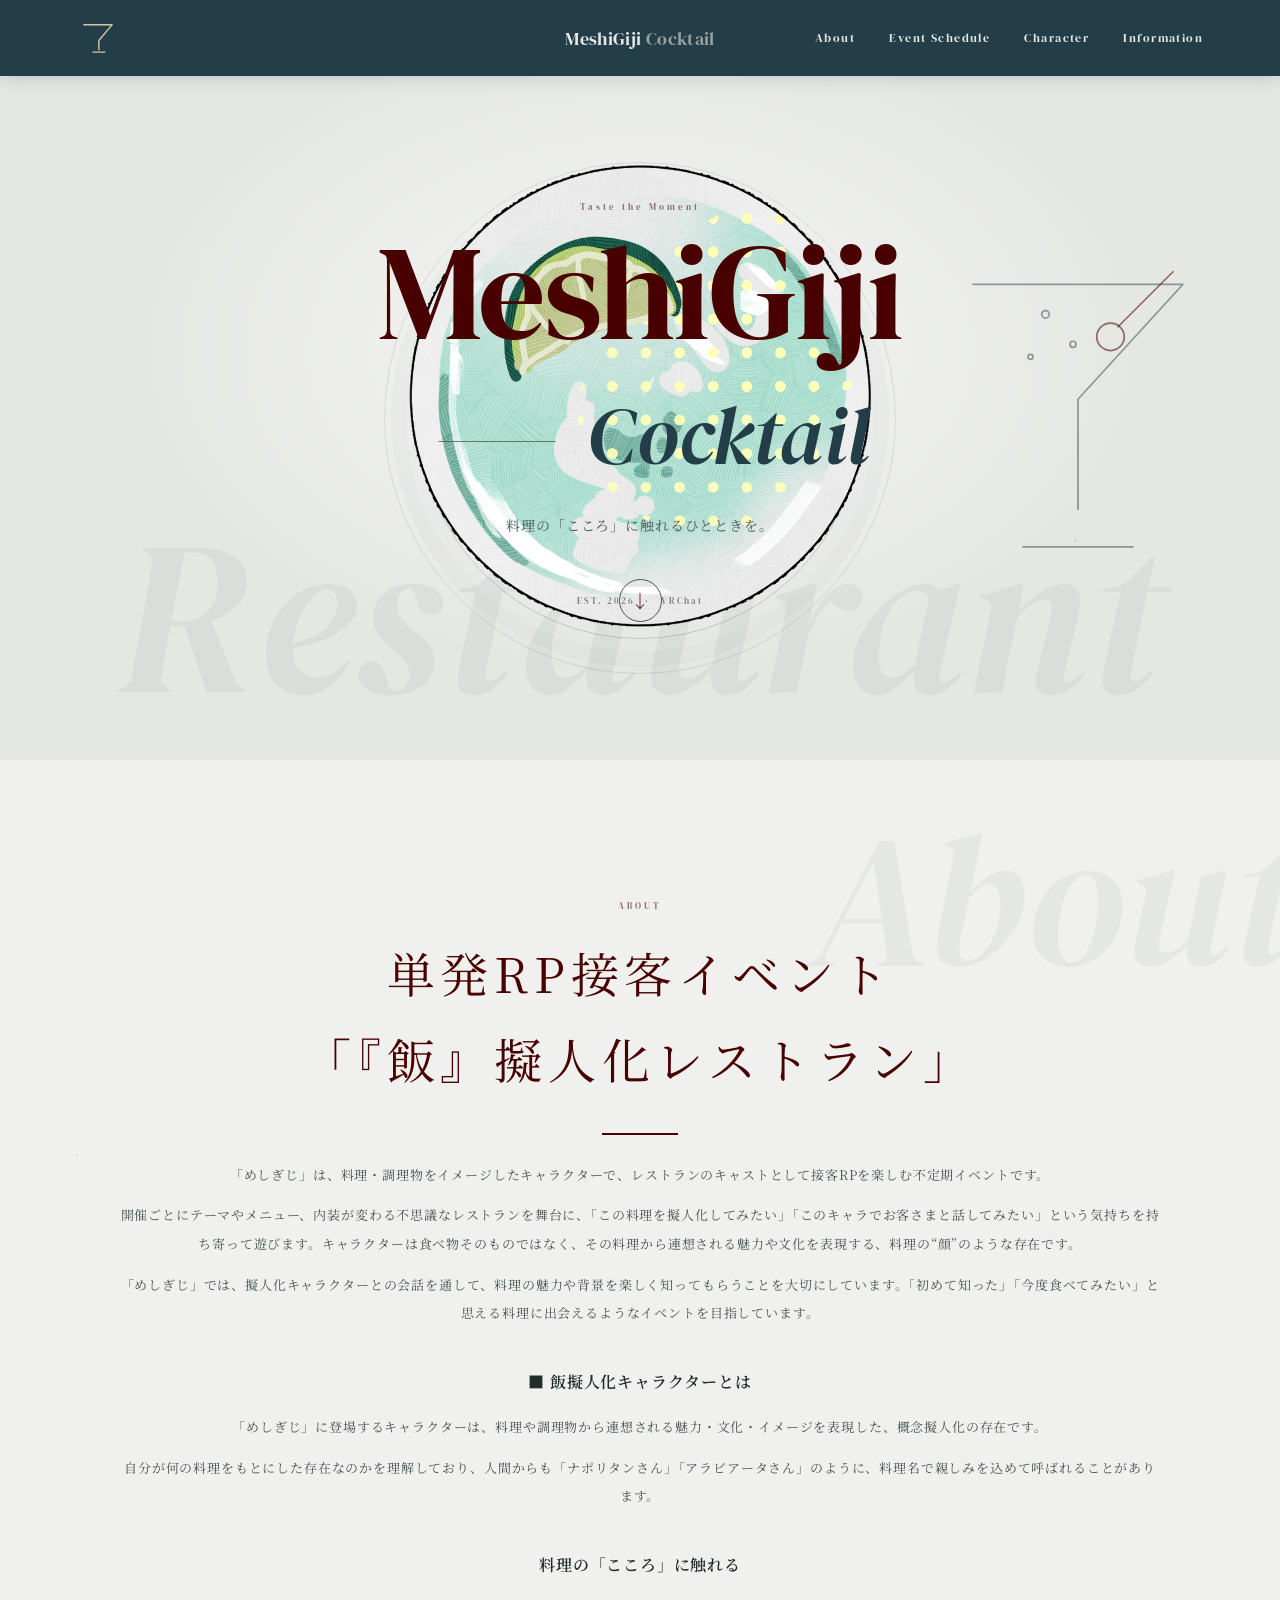
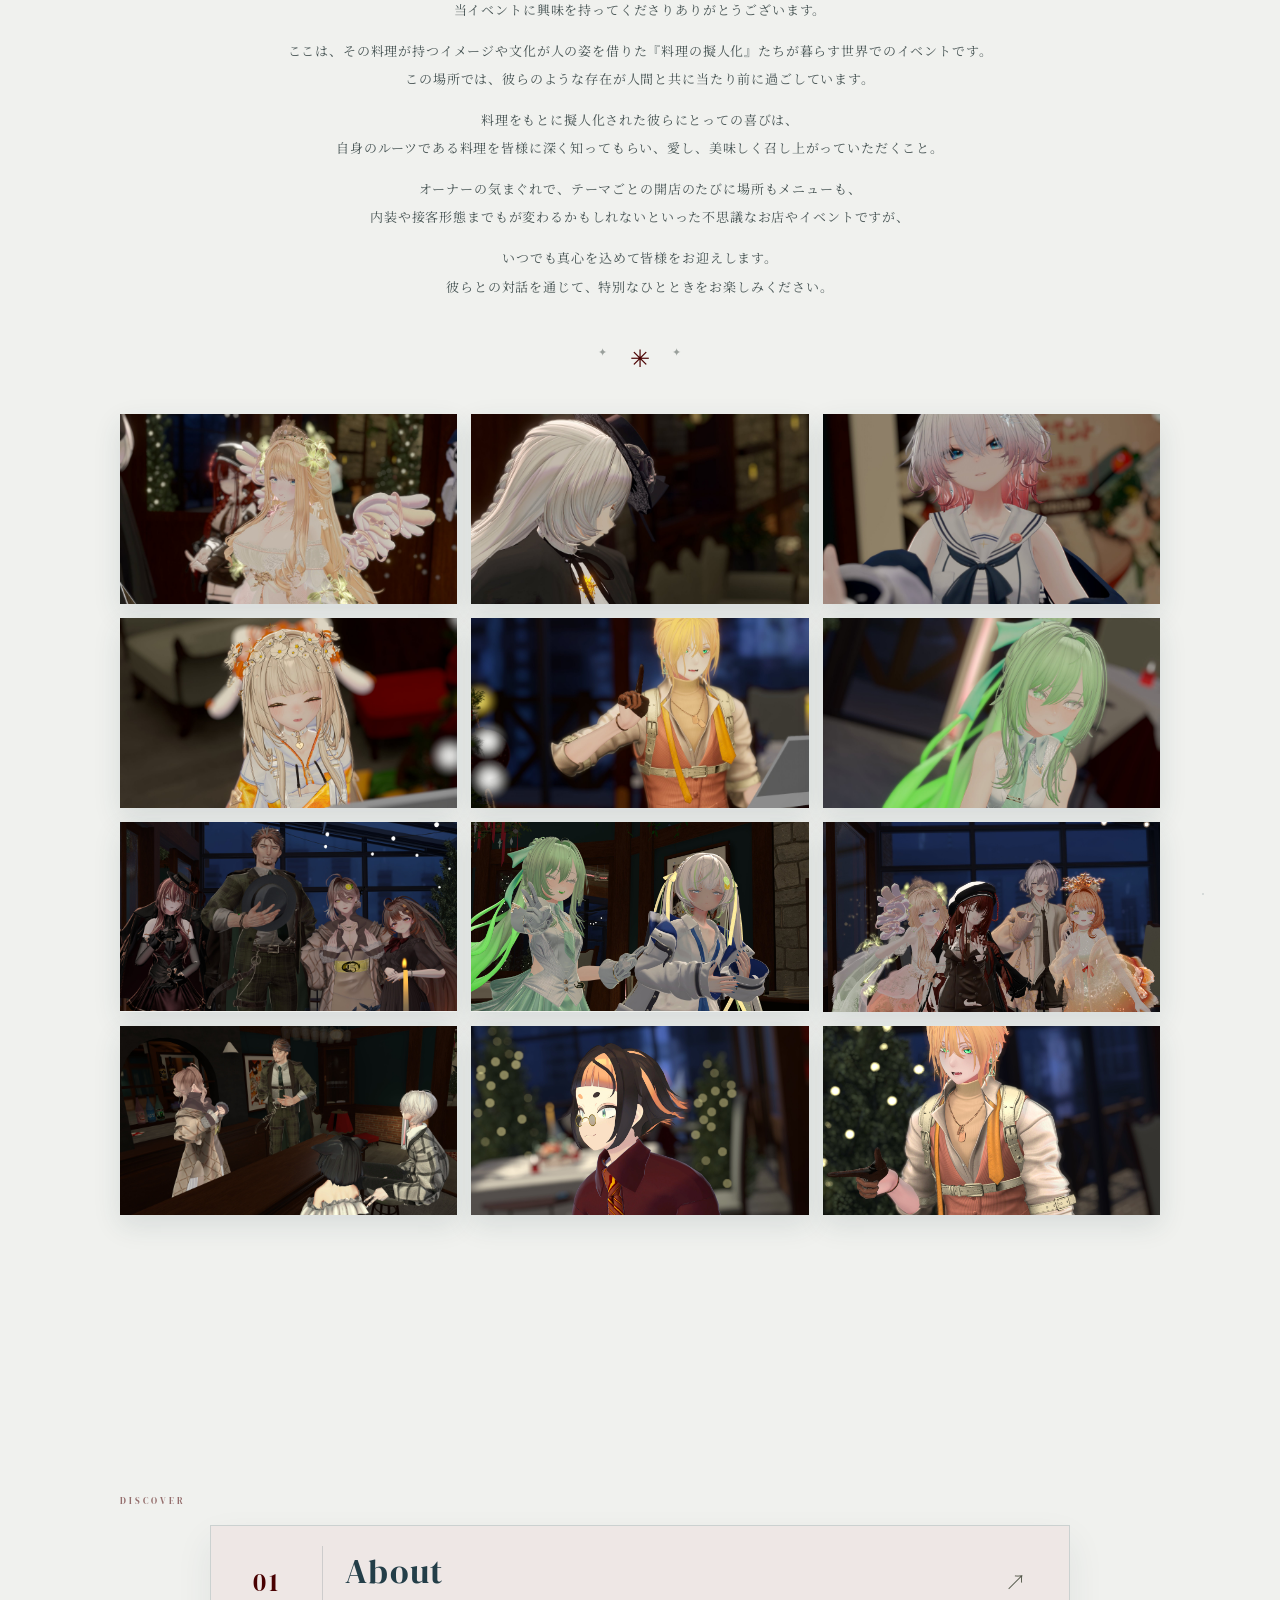
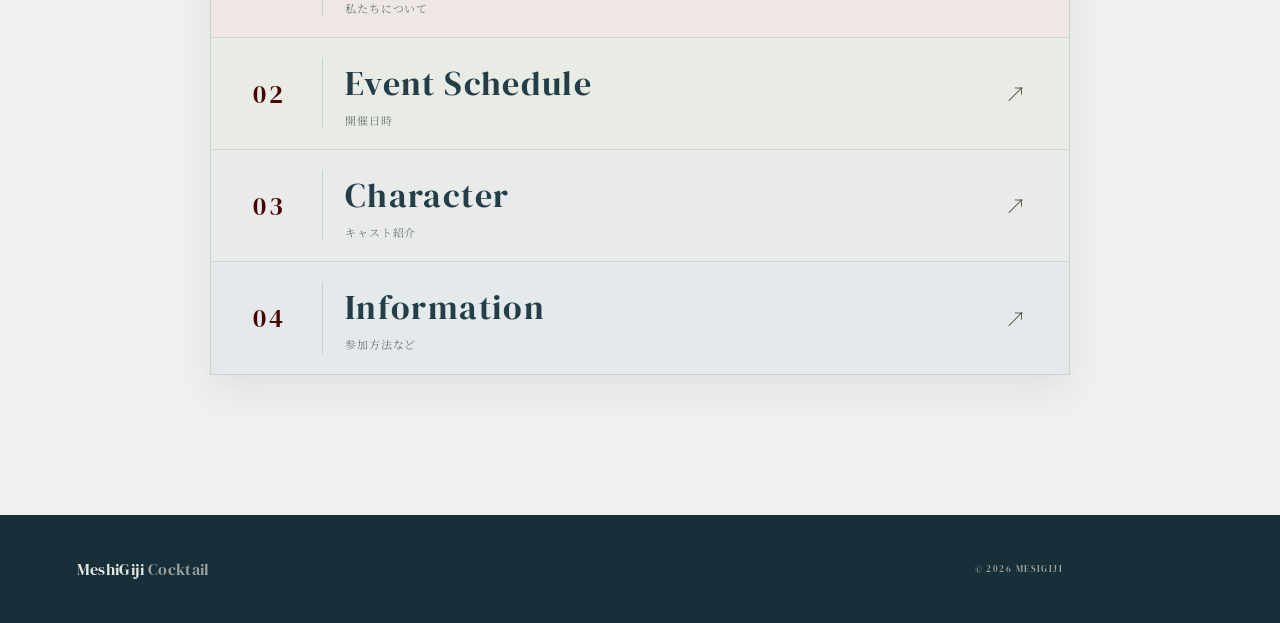
<file: index.html>
<!doctype html>
<html lang="ja">
<head>
  <meta charset="utf-8">
  <meta name="viewport" content="width=device-width, initial-scale=1">
  <meta name="theme-color" content="#233e48">
  <meta name="description" content="料理の「こころ」に触れるひとときを。単発RP接客イベント『飯』擬人化レストラン">
  <title>MeshiGiji Cocktail</title>
  <link rel="preconnect" href="https://fonts.googleapis.com">
  <link rel="preconnect" href="https://fonts.gstatic.com" crossorigin>
  <link href="https://fonts.googleapis.com/css2?family=DM+Serif+Display:ital@0;1&family=Noto+Serif+JP:wght@400;500;600&display=swap" rel="stylesheet">
  <link rel="stylesheet" href="style.css?v=20261111-5">
</head>
<body>
  <header class="site-header">
    <a class="brand" href="#top" aria-label="MeshiGiji Cocktail ホーム">
      <svg class="brand-mark" viewBox="0 0 48 48" aria-hidden="true" focusable="false">
        <path d="M7 8h34L25 27v11m-7 3h14" />
      </svg>
    </a>
    <a class="wordmark" href="#top">MeshiGiji <i>Cocktail</i></a>
    <button class="menu-toggle" type="button" aria-label="メニューを開く" aria-expanded="false" aria-controls="site-nav"><span></span><span></span></button>
    <nav class="site-nav" id="site-nav" aria-label="メインメニュー">
      <a href="index.html#about">About</a><a href="schedule.html">Event Schedule</a><a href="character.html">Character</a><a href="information.html">Information</a>
    </nav>
  </header>
  <main id="top">
    <section class="hero" aria-labelledby="hero-title">
      <div class="hero-watermark" aria-hidden="true">Restaurant</div>
      <img class="hero-circle" src="assets/hero-circle.png" alt="" aria-hidden="true" width="1000" height="1000">
      <svg class="hero-glass" viewBox="0 0 200 250" aria-hidden="true" focusable="false" fill="none" stroke="rgba(35,62,72,.48)" stroke-width="1.4" stroke-linecap="round" stroke-linejoin="round">
        <path d="M16 28h168l-84 92v88m-44 30h88" />
        <path class="glass-accent" d="M132 62l44-44" stroke="rgba(73,0,1,.55)" />
        <circle class="glass-accent" cx="126" cy="70" r="11" stroke="rgba(73,0,1,.55)" />
        <circle cx="74" cy="52" r="3" />
        <circle cx="96" cy="76" r="2.4" />
        <circle cx="62" cy="86" r="2" />
      </svg>
      <p class="eyebrow">Taste the Moment</p>
      <h1 id="hero-title" class="logotype"><span class="logo-main">MeshiGiji</span><span class="logo-sub">Cocktail</span></h1>
      <p class="hero-copy">料理の「こころ」に触れるひとときを。</p>
      <a class="round-link" href="#about" aria-label="About へ移動">↓</a>
      <span class="hero-note">EST. 2026　·　VRChat</span>
    </section>
    <section class="intro section" id="about">
      <p class="eyebrow">ABOUT</p>
      <h2>単発RP接客イベント<br>「『飯』擬人化レストラン」</h2>
      <div class="section-copy about-copy">
        <p>「めしぎじ」は、料理・調理物をイメージしたキャラクターで、レストランのキャストとして接客RPを楽しむ不定期イベントです。</p>
        <p>開催ごとにテーマやメニュー、内装が変わる不思議なレストランを舞台に、「この料理を擬人化してみたい」「このキャラでお客さまと話してみたい」という気持ちを持ち寄って遊びます。キャラクターは食べ物そのものではなく、その料理から連想される魅力や文化を表現する、料理の“顔”のような存在です。</p>
        <p>「めしぎじ」では、擬人化キャラクターとの会話を通して、料理の魅力や背景を楽しく知ってもらうことを大切にしています。「初めて知った」「今度食べてみたい」と思える料理に出会えるようなイベントを目指しています。</p>
        <h3 class="about-subtitle">■ 飯擬人化キャラクターとは</h3>
        <p>「めしぎじ」に登場するキャラクターは、料理や調理物から連想される魅力・文化・イメージを表現した、概念擬人化の存在です。</p>
        <p>自分が何の料理をもとにした存在なのかを理解しており、人間からも「ナポリタンさん」「アラビアータさん」のように、料理名で親しみを込めて呼ばれることがあります。</p>
        <h3 class="about-subtitle">料理の「こころ」に触れる</h3>
        <p>当イベントに興味を持ってくださりありがとうございます。</p>
        <p>ここは、その料理が持つイメージや文化が人の姿を借りた『料理の擬人化』たちが暮らす世界でのイベントです。<br class="desktop-break">この場所では、彼らのような存在が人間と共に当たり前に過ごしています。</p>
        <p>料理をもとに擬人化された彼らにとっての喜びは、<br class="desktop-break">自身のルーツである料理を皆様に深く知ってもらい、愛し、美味しく召し上がっていただくこと。</p>
        <p>オーナーの気まぐれで、テーマごとの開店のたびに場所もメニューも、<br class="desktop-break">内装や接客形態までもが変わるかもしれないといった不思議なお店やイベントですが、</p>
        <p>いつでも真心を込めて皆様をお迎えします。<br class="desktop-break">彼らとの対話を通じて、特別なひとときをお楽しみください。</p>
      </div>
      <span class="ornament" aria-hidden="true">✳</span>
      <div class="practice-gallery">
        <a class="profile-photo-link" href="assets/practice-01.jpg"><img src="assets/practice-01.jpg" alt="練習会の様子 1" loading="lazy"></a>
        <a class="profile-photo-link" href="assets/practice-02.jpg"><img src="assets/practice-02.jpg" alt="練習会の様子 2" loading="lazy"></a>
        <a class="profile-photo-link" href="assets/practice-03.jpg"><img src="assets/practice-03.jpg" alt="練習会の様子 3" loading="lazy"></a>
        <a class="profile-photo-link" href="assets/practice-04.jpg"><img src="assets/practice-04.jpg" alt="練習会の様子 4" loading="lazy"></a>
        <a class="profile-photo-link" href="assets/practice-05.jpg"><img src="assets/practice-05.jpg" alt="練習会の様子 5" loading="lazy"></a>
        <a class="profile-photo-link" href="assets/practice-06.jpg"><img src="assets/practice-06.jpg" alt="練習会の様子 6" loading="lazy"></a>
        <a class="profile-photo-link" href="assets/practice-07.jpg"><img src="assets/practice-07.jpg" alt="練習会の様子 7" loading="lazy"></a>
        <a class="profile-photo-link" href="assets/practice-08.jpg"><img src="assets/practice-08.jpg" alt="練習会の様子 8" loading="lazy"></a>
        <a class="profile-photo-link" href="assets/practice-09.jpg"><img src="assets/practice-09.jpg" alt="練習会の様子 9" loading="lazy"></a>
        <a class="profile-photo-link" href="assets/practice-10.jpg"><img src="assets/practice-10.jpg" alt="練習会の様子 10" loading="lazy"></a>
        <a class="profile-photo-link" href="assets/practice-11.jpg"><img src="assets/practice-11.jpg" alt="練習会の様子 11" loading="lazy"></a>
        <a class="profile-photo-link" href="assets/practice-12.jpg"><img src="assets/practice-12.jpg" alt="練習会の様子 12" loading="lazy"></a>
      </div>
    </section>
    <section class="page-links section" aria-label="サイト案内">
      <p class="eyebrow">DISCOVER</p>
      <div class="layer-stack">
        <a class="layer-link layer-about" href="index.html#about"><span class="layer-index">01</span><span class="layer-copy"><span class="layer-title">About</span><span class="layer-description">私たちについて</span></span><span class="layer-arrow" aria-hidden="true">↗</span></a>
        <a class="layer-link layer-schedule" href="schedule.html"><span class="layer-index">02</span><span class="layer-copy"><span class="layer-title">Event Schedule</span><span class="layer-description">開催日時</span></span><span class="layer-arrow" aria-hidden="true">↗</span></a>
        <a class="layer-link layer-character" href="character.html"><span class="layer-index">03</span><span class="layer-copy"><span class="layer-title">Character</span><span class="layer-description">キャスト紹介</span></span><span class="layer-arrow" aria-hidden="true">↗</span></a>
        <a class="layer-link layer-information" href="information.html"><span class="layer-index">04</span><span class="layer-copy"><span class="layer-title">Information</span><span class="layer-description">参加方法など</span></span><span class="layer-arrow" aria-hidden="true">↗</span></a>
      </div>
    </section>
  </main>
  <footer class="site-footer"><a class="footer-brand" href="index.html">MeshiGiji <i>Cocktail</i></a><span>© 2026 MESIGIJI</span></footer>
  <dialog class="photo-lightbox" id="photo-lightbox" aria-label="画像拡大表示"><button class="lightbox-close" type="button" aria-label="閉じる">×</button><span class="lightbox-hint">ホイールで拡大 ・ ドラッグで移動</span><img src="assets/practice-01.jpg" alt="拡大画像"></dialog>
  <script src="script.js"></script>
</body>
</html>
</file>
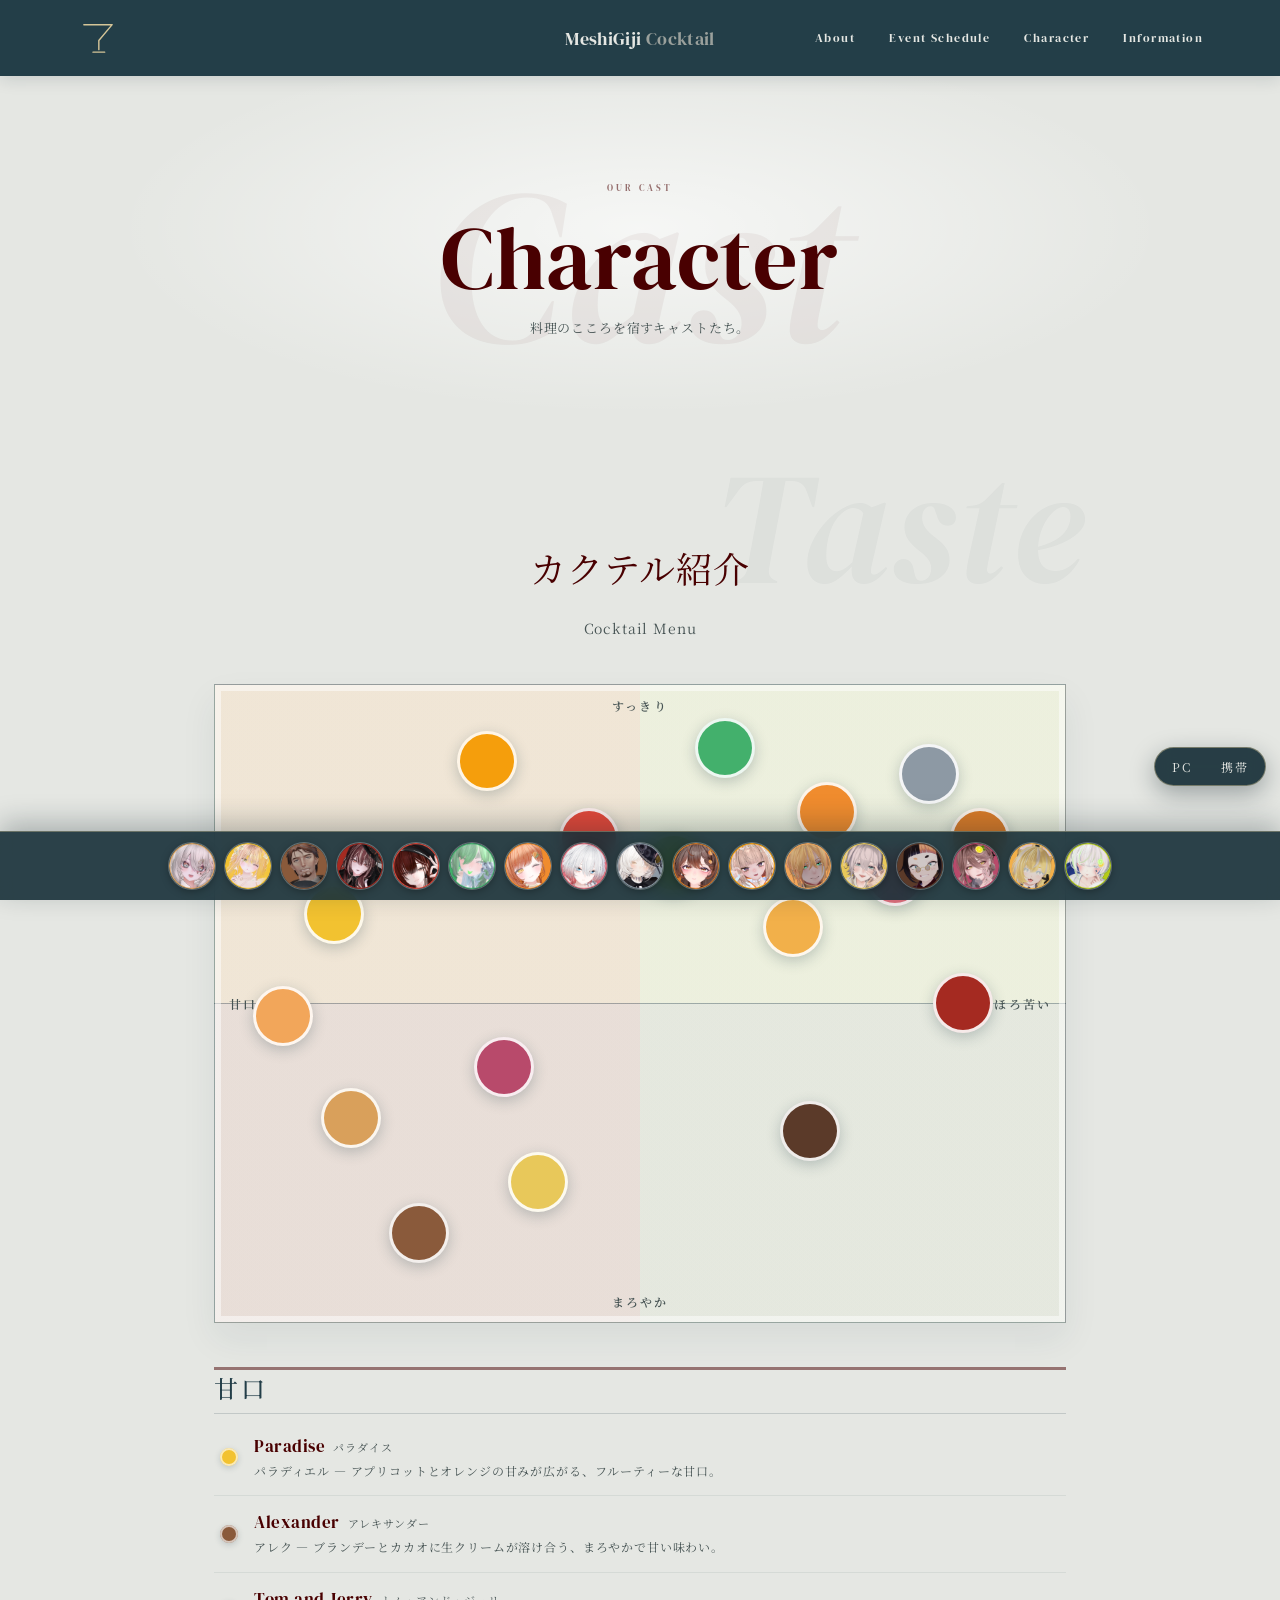
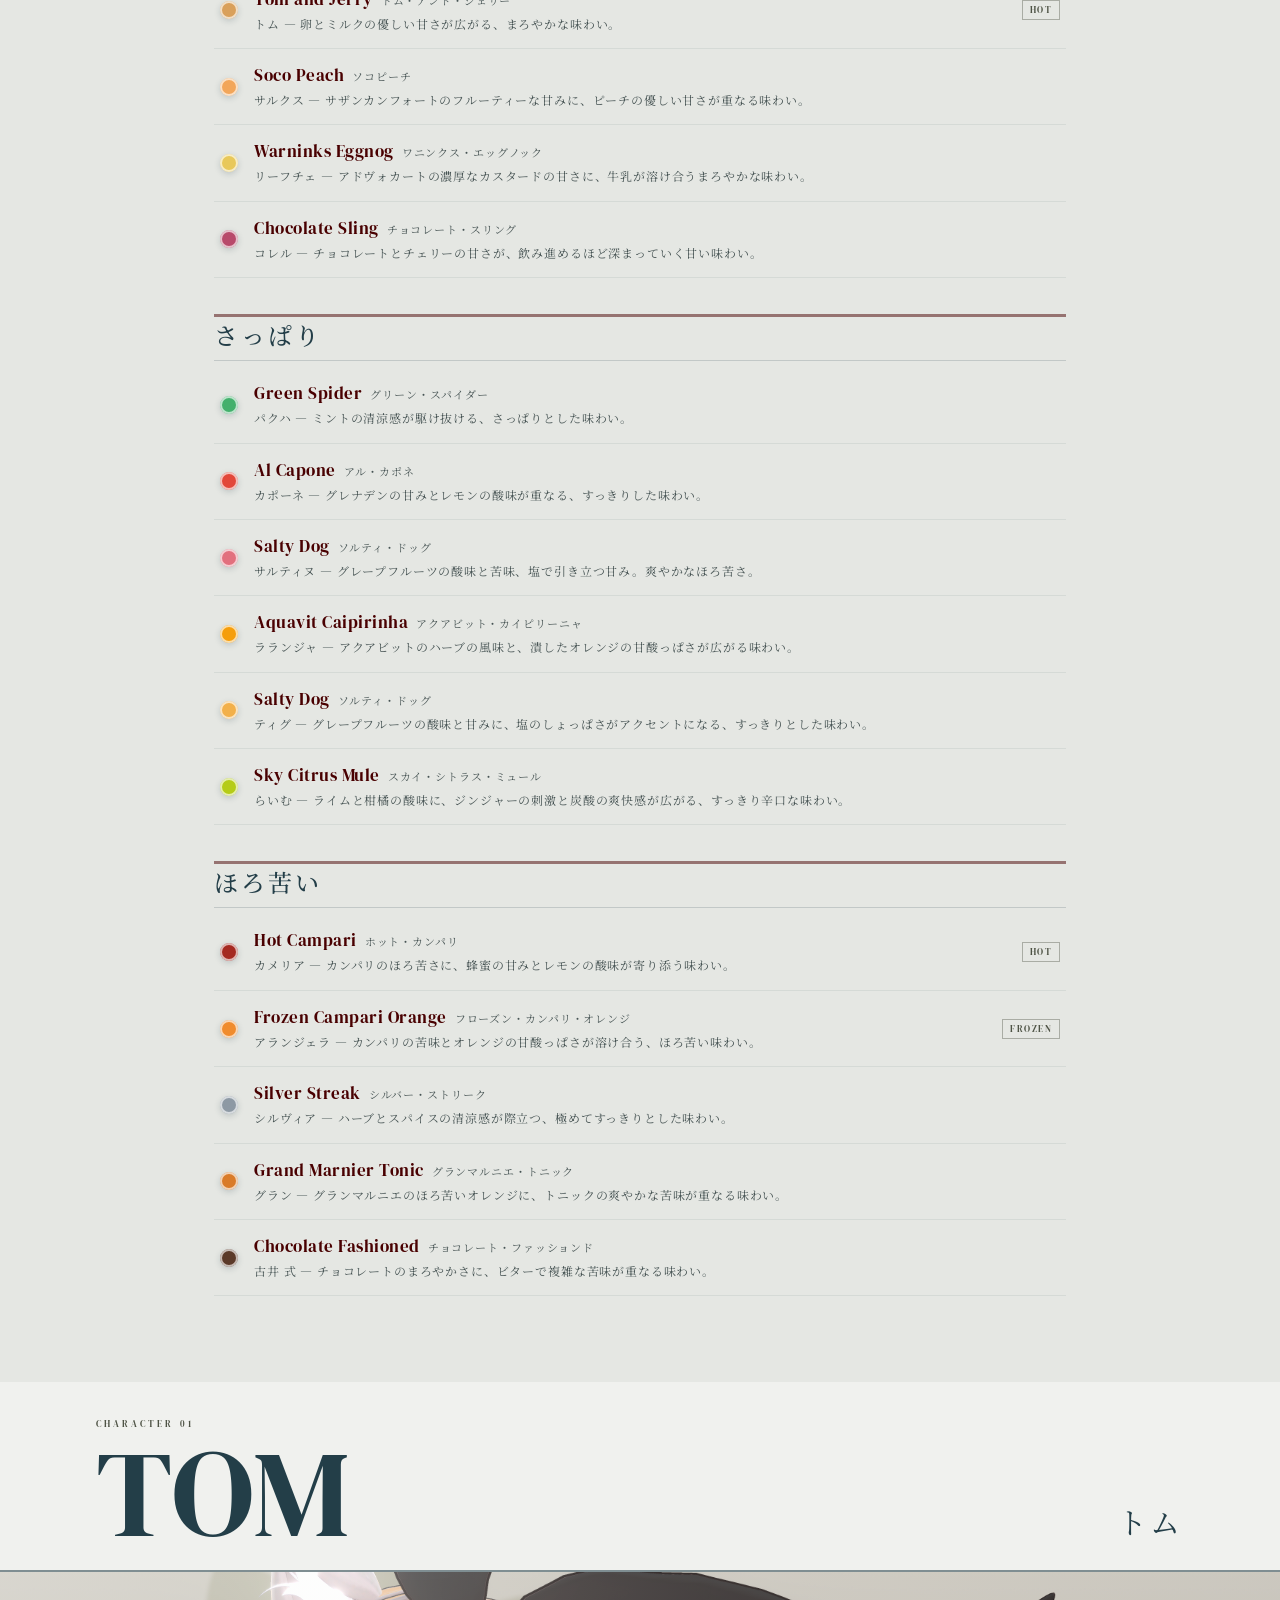
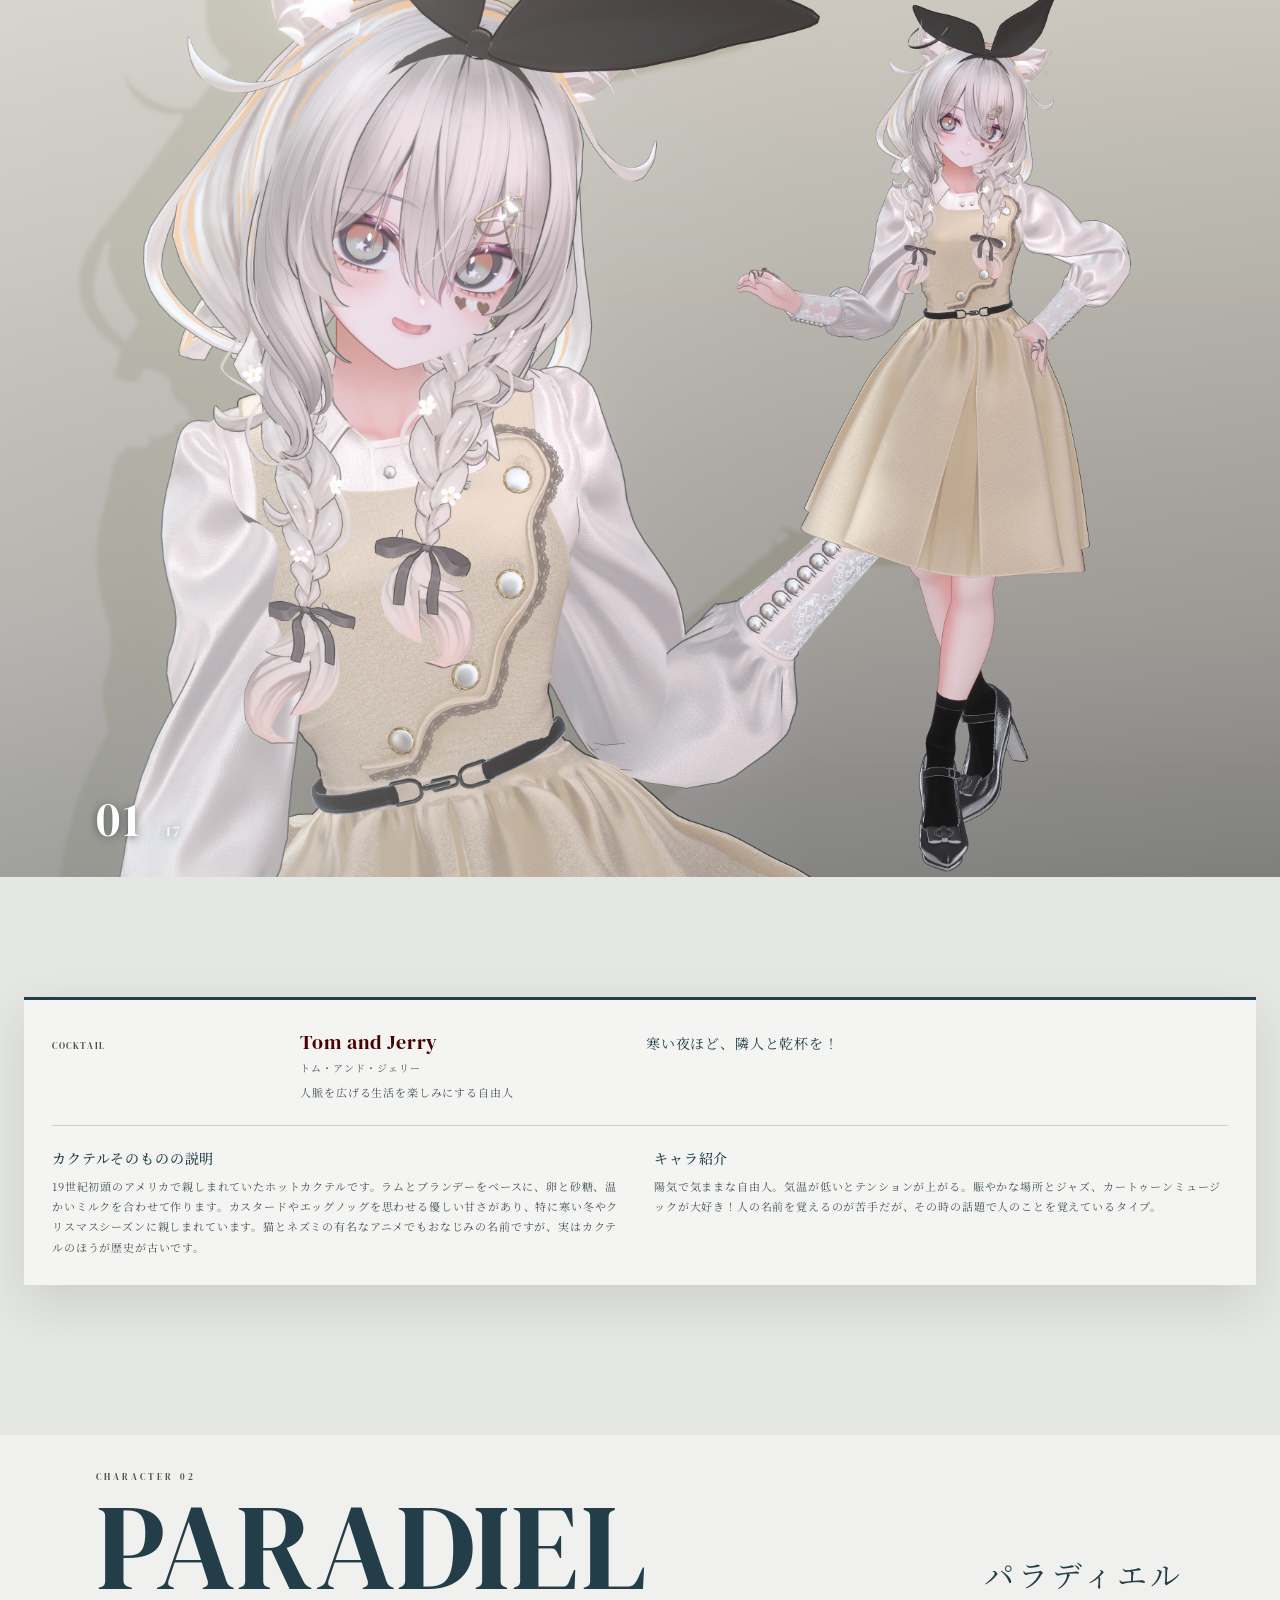
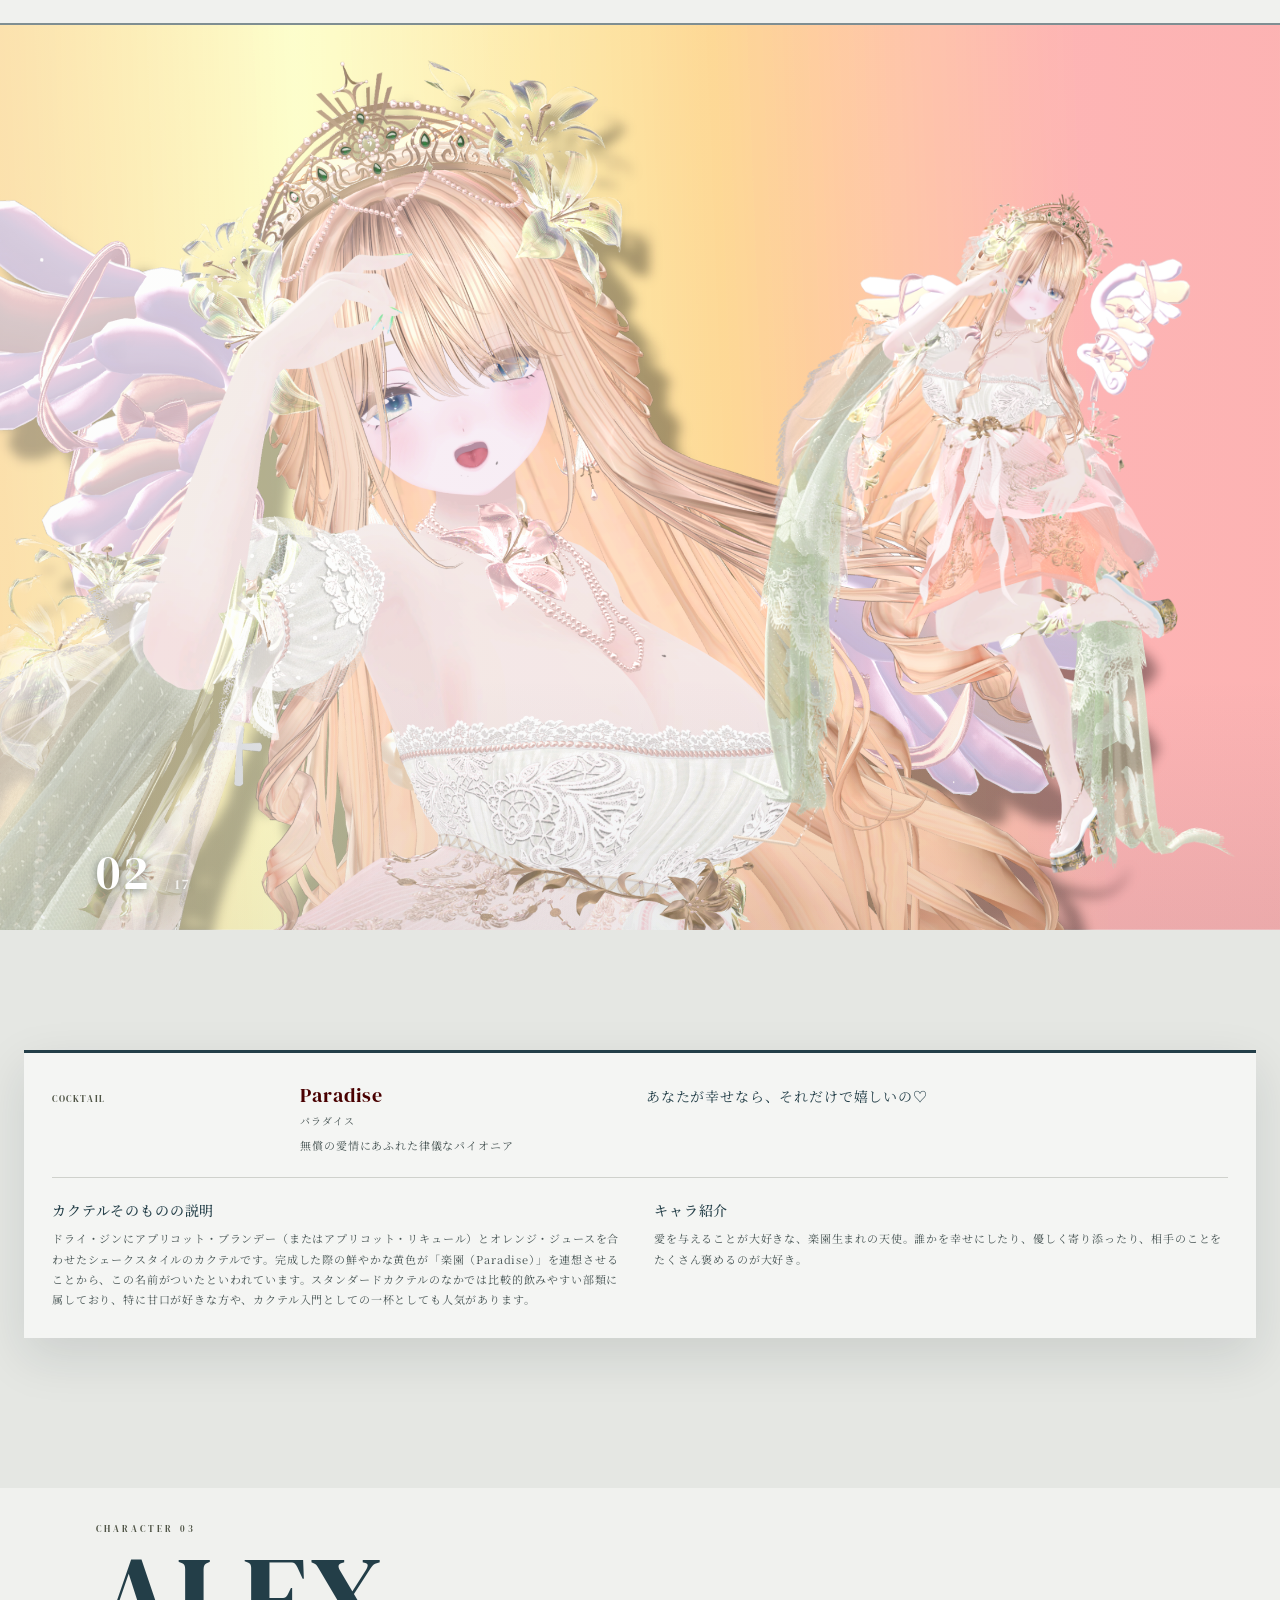
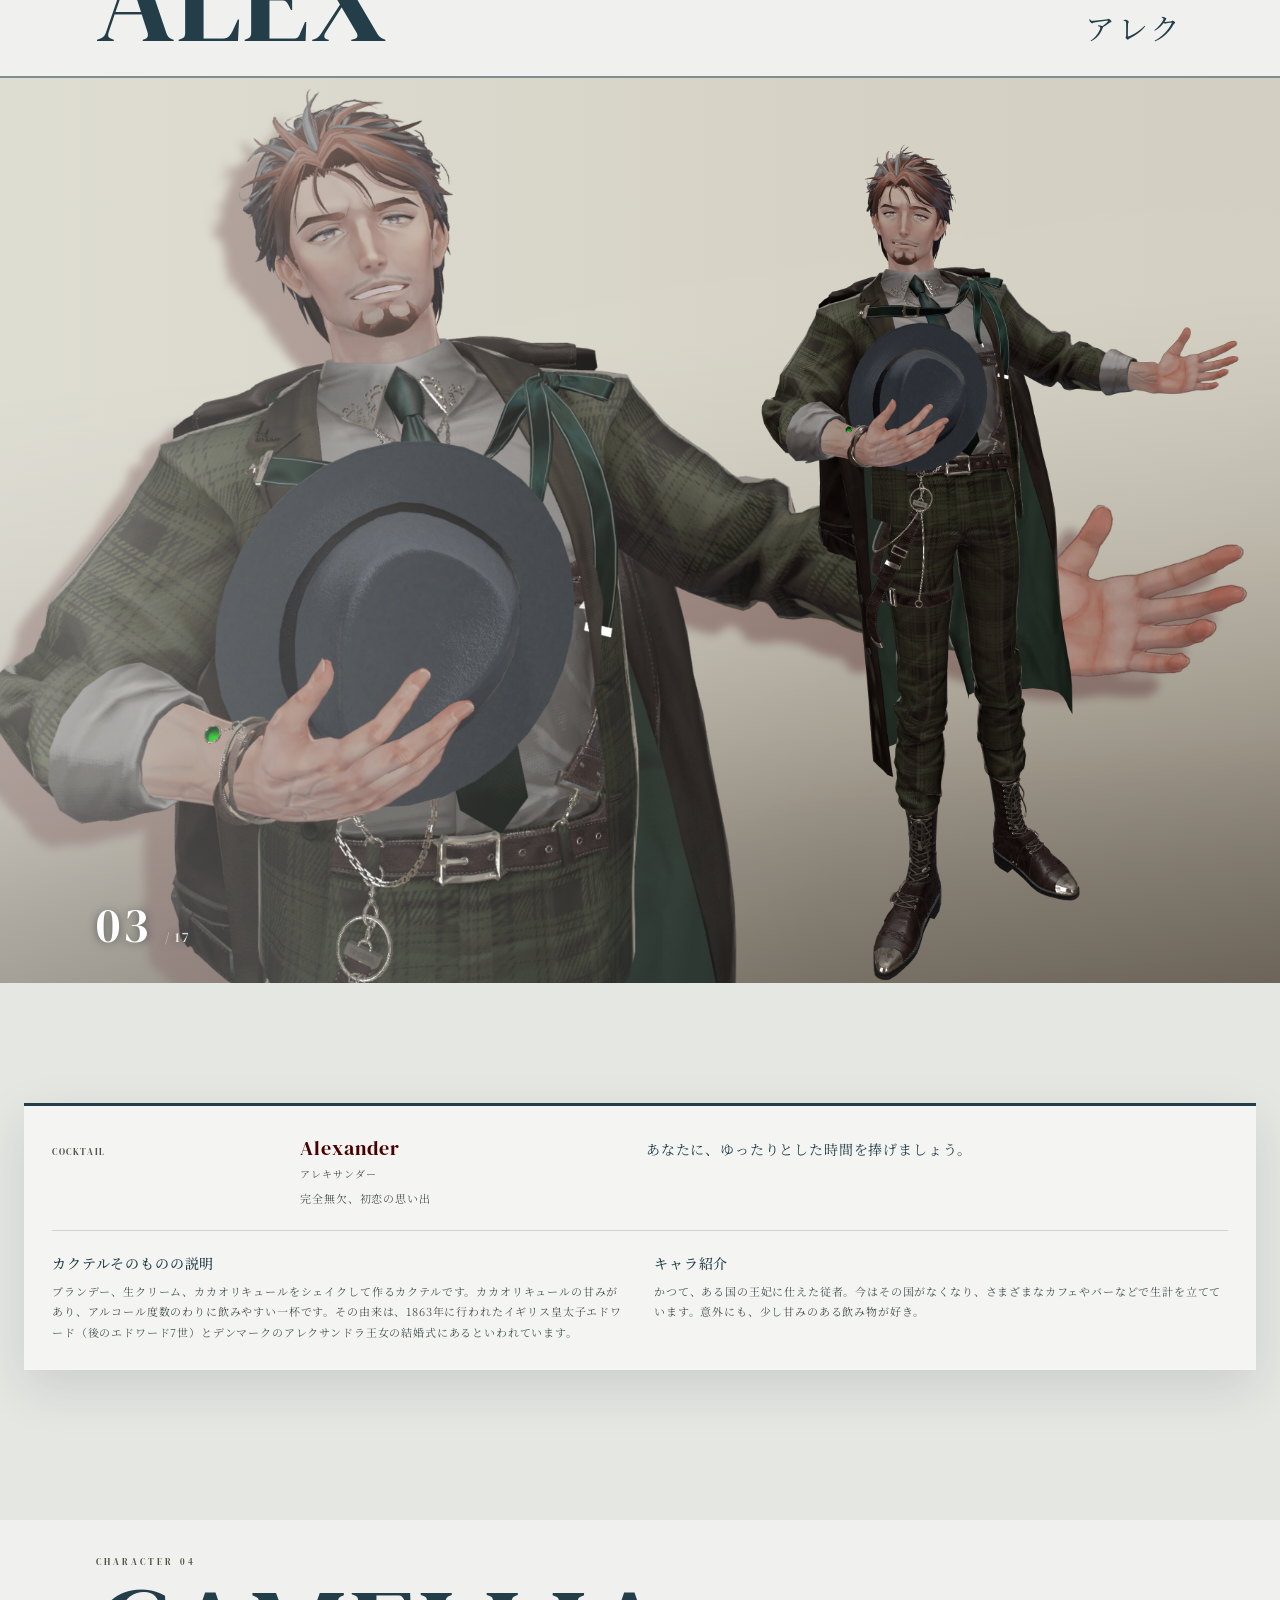
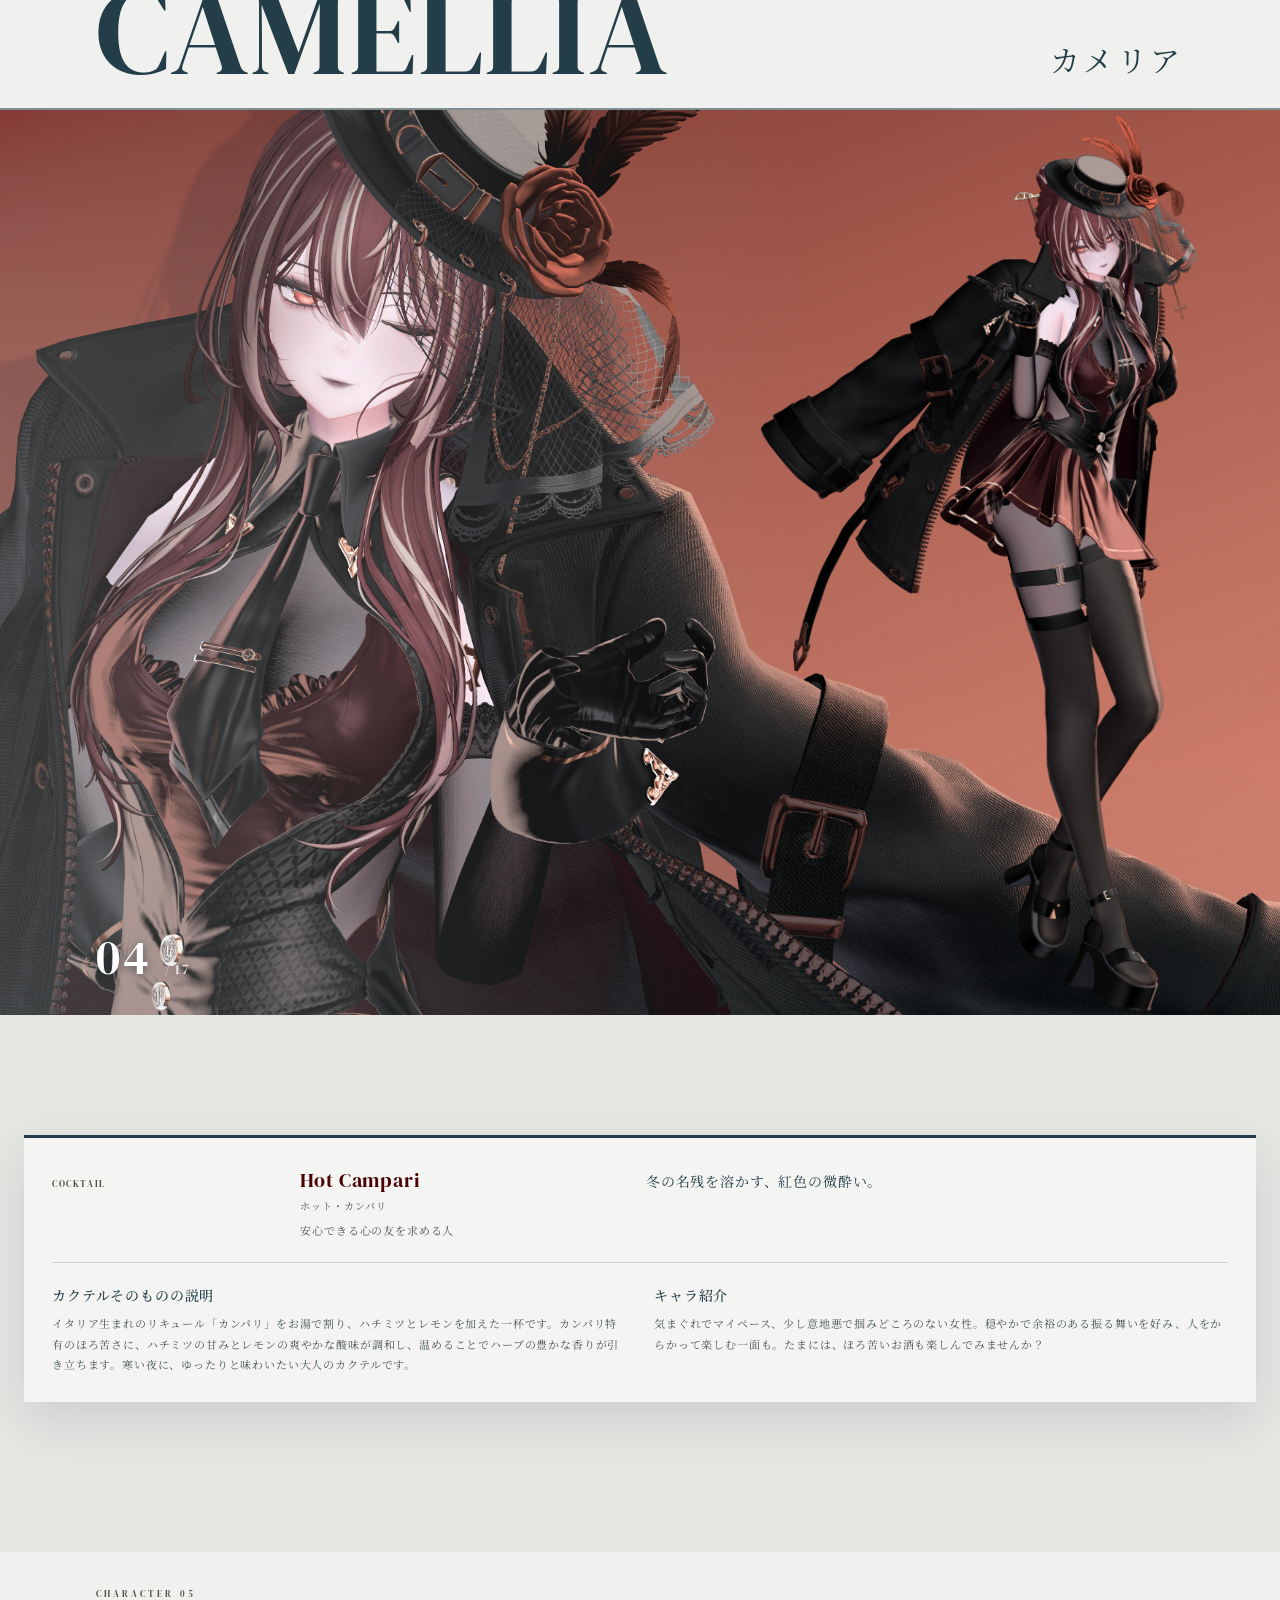
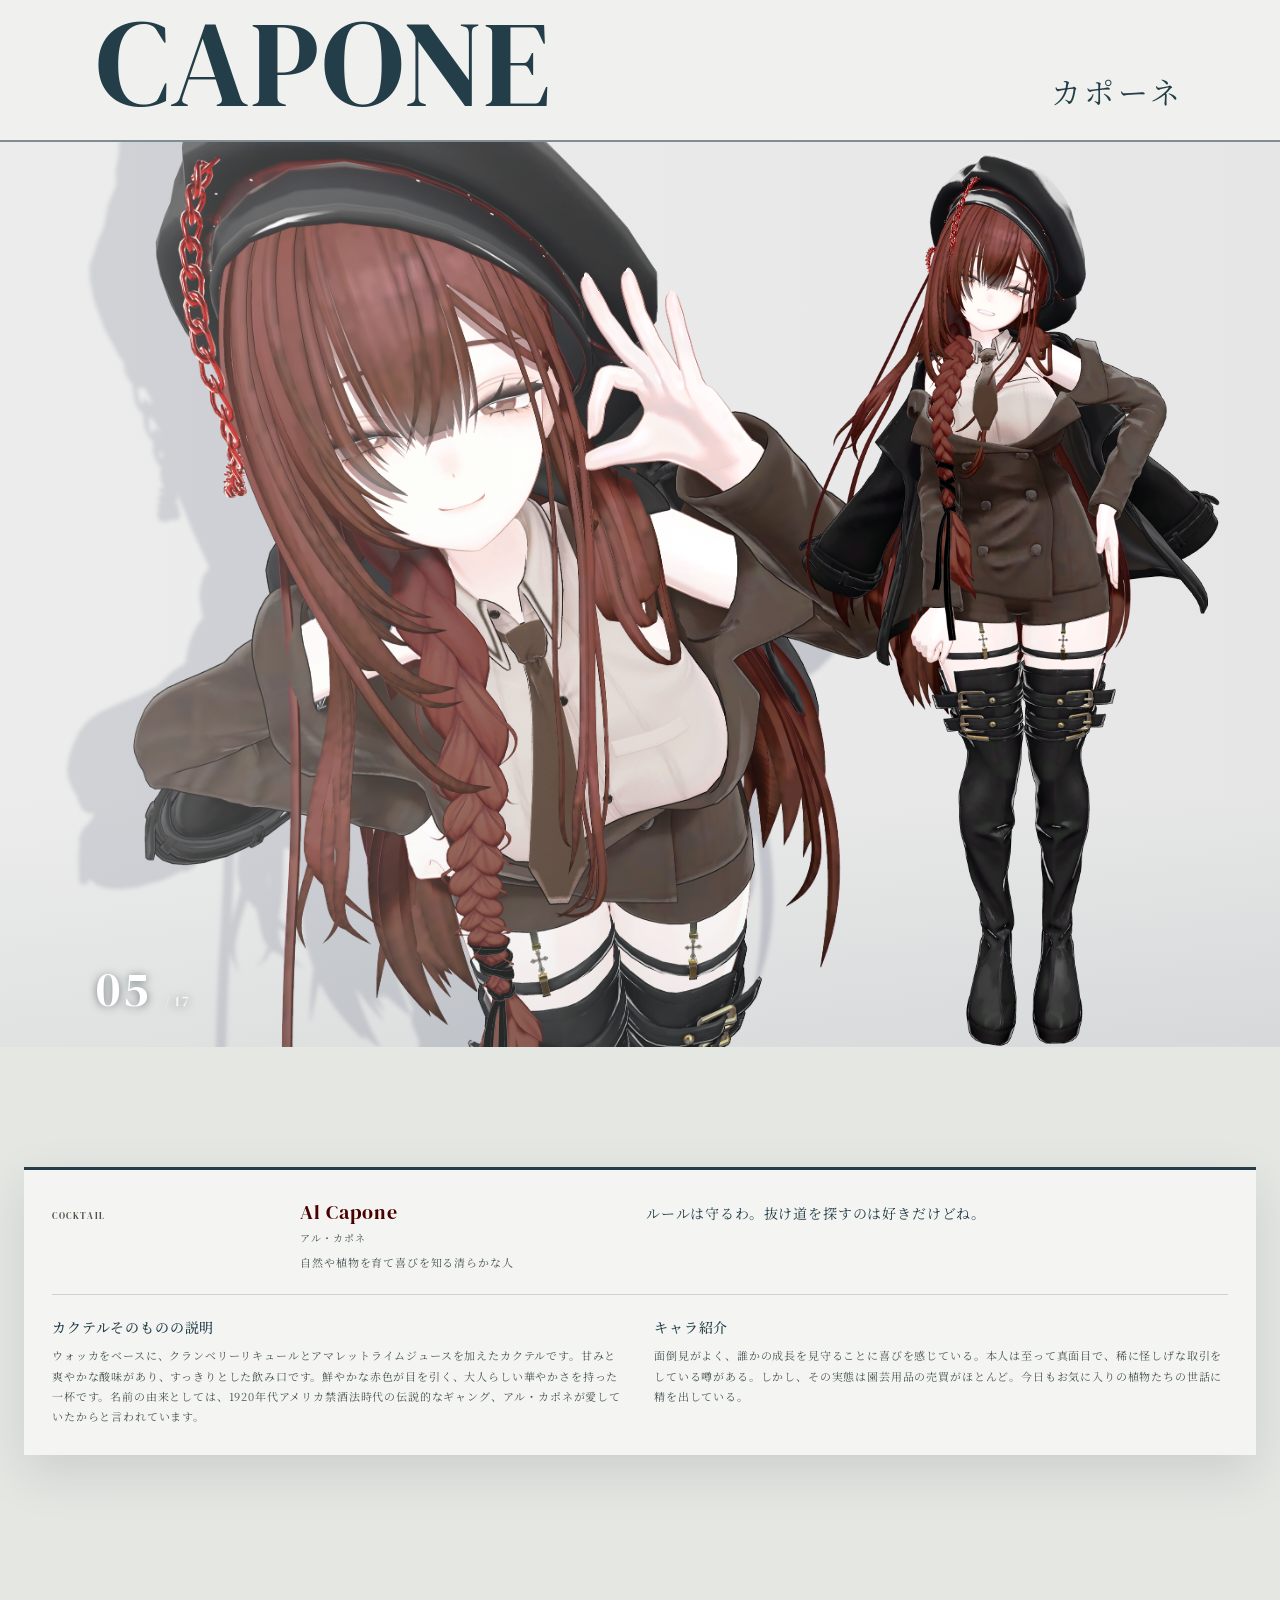
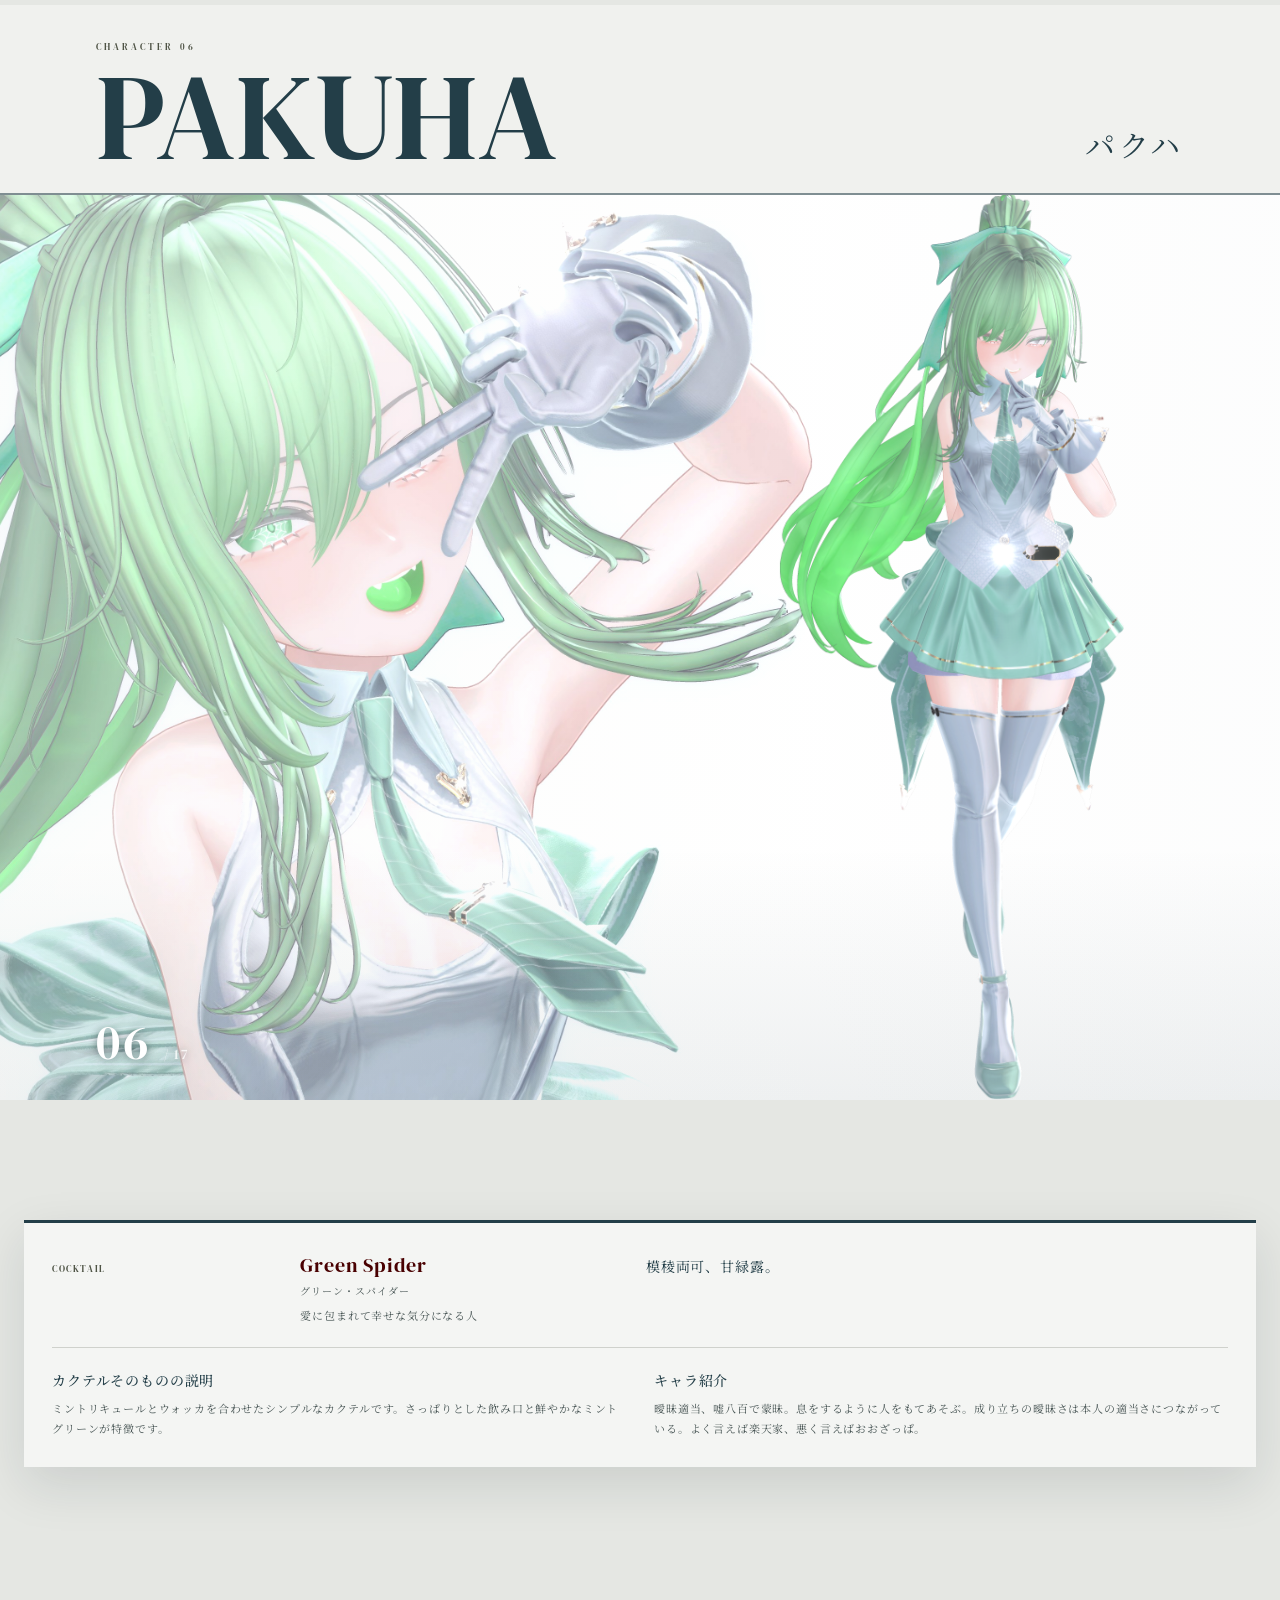
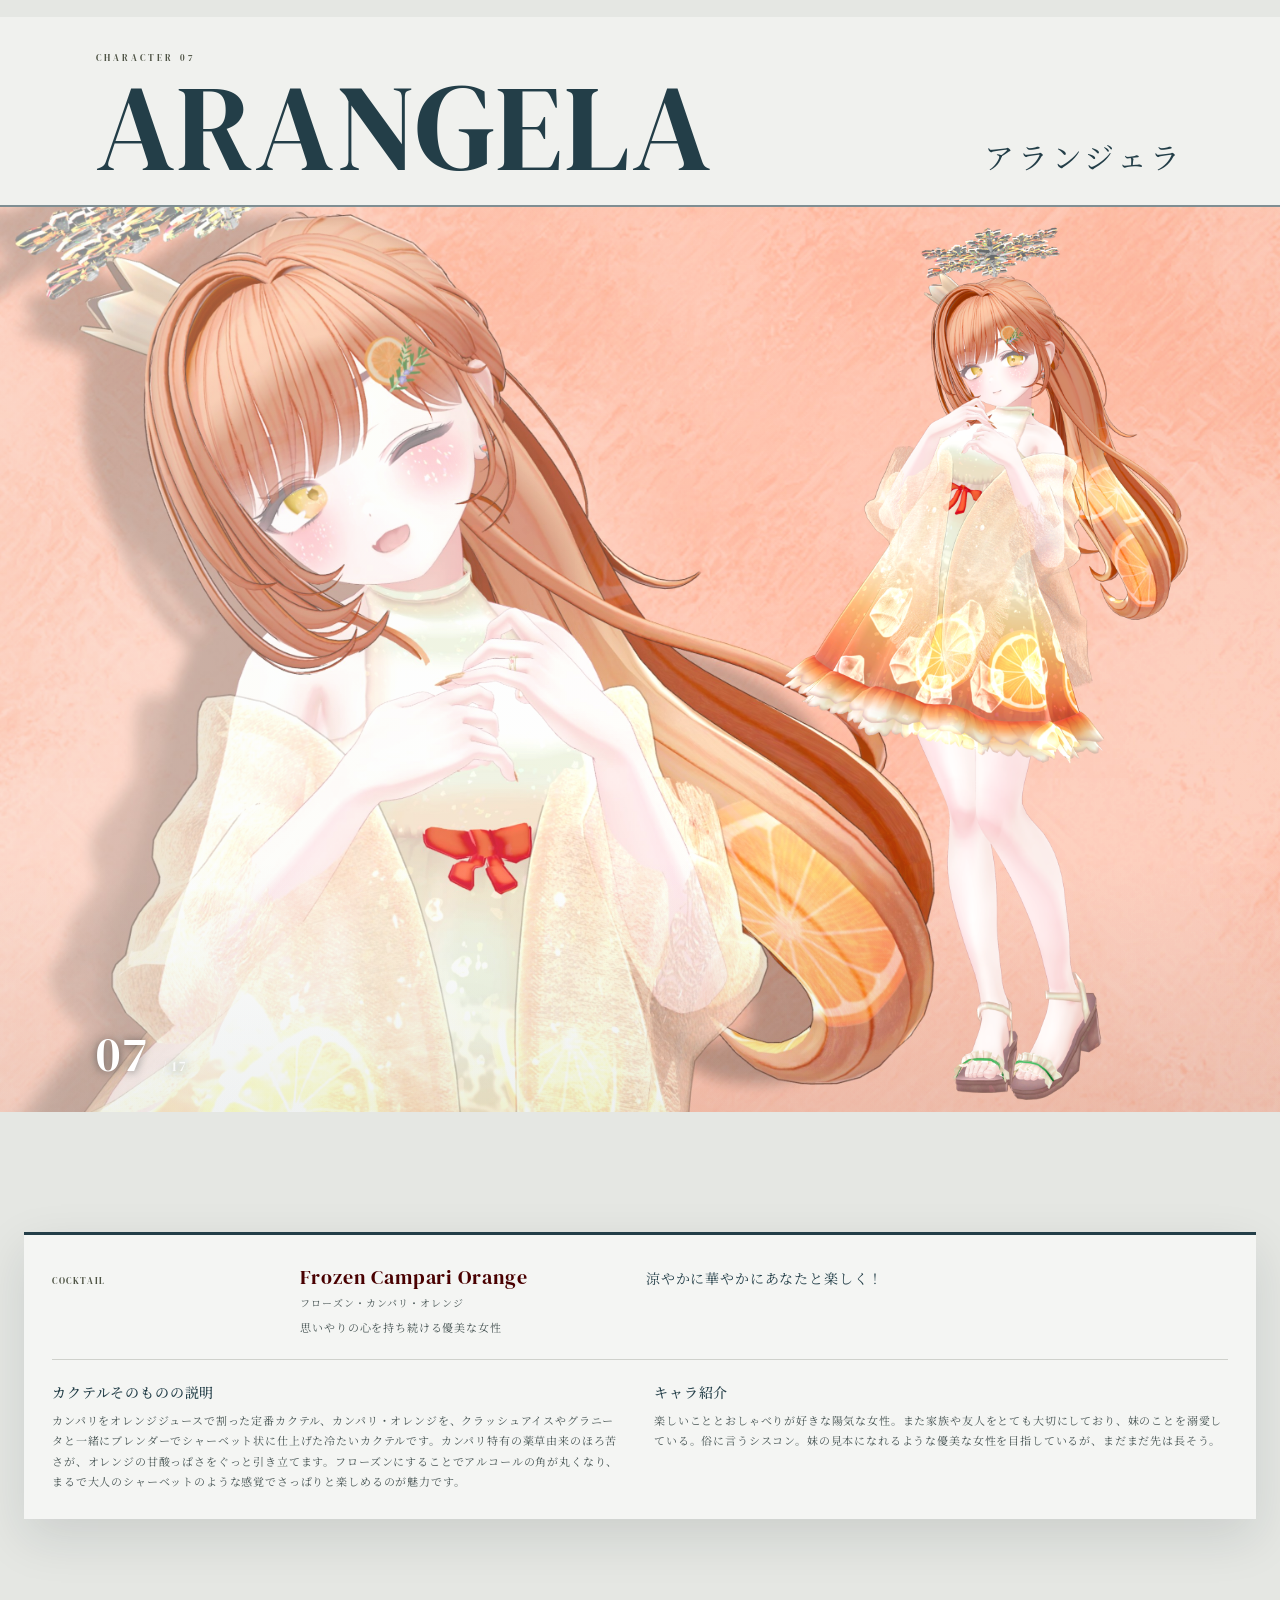
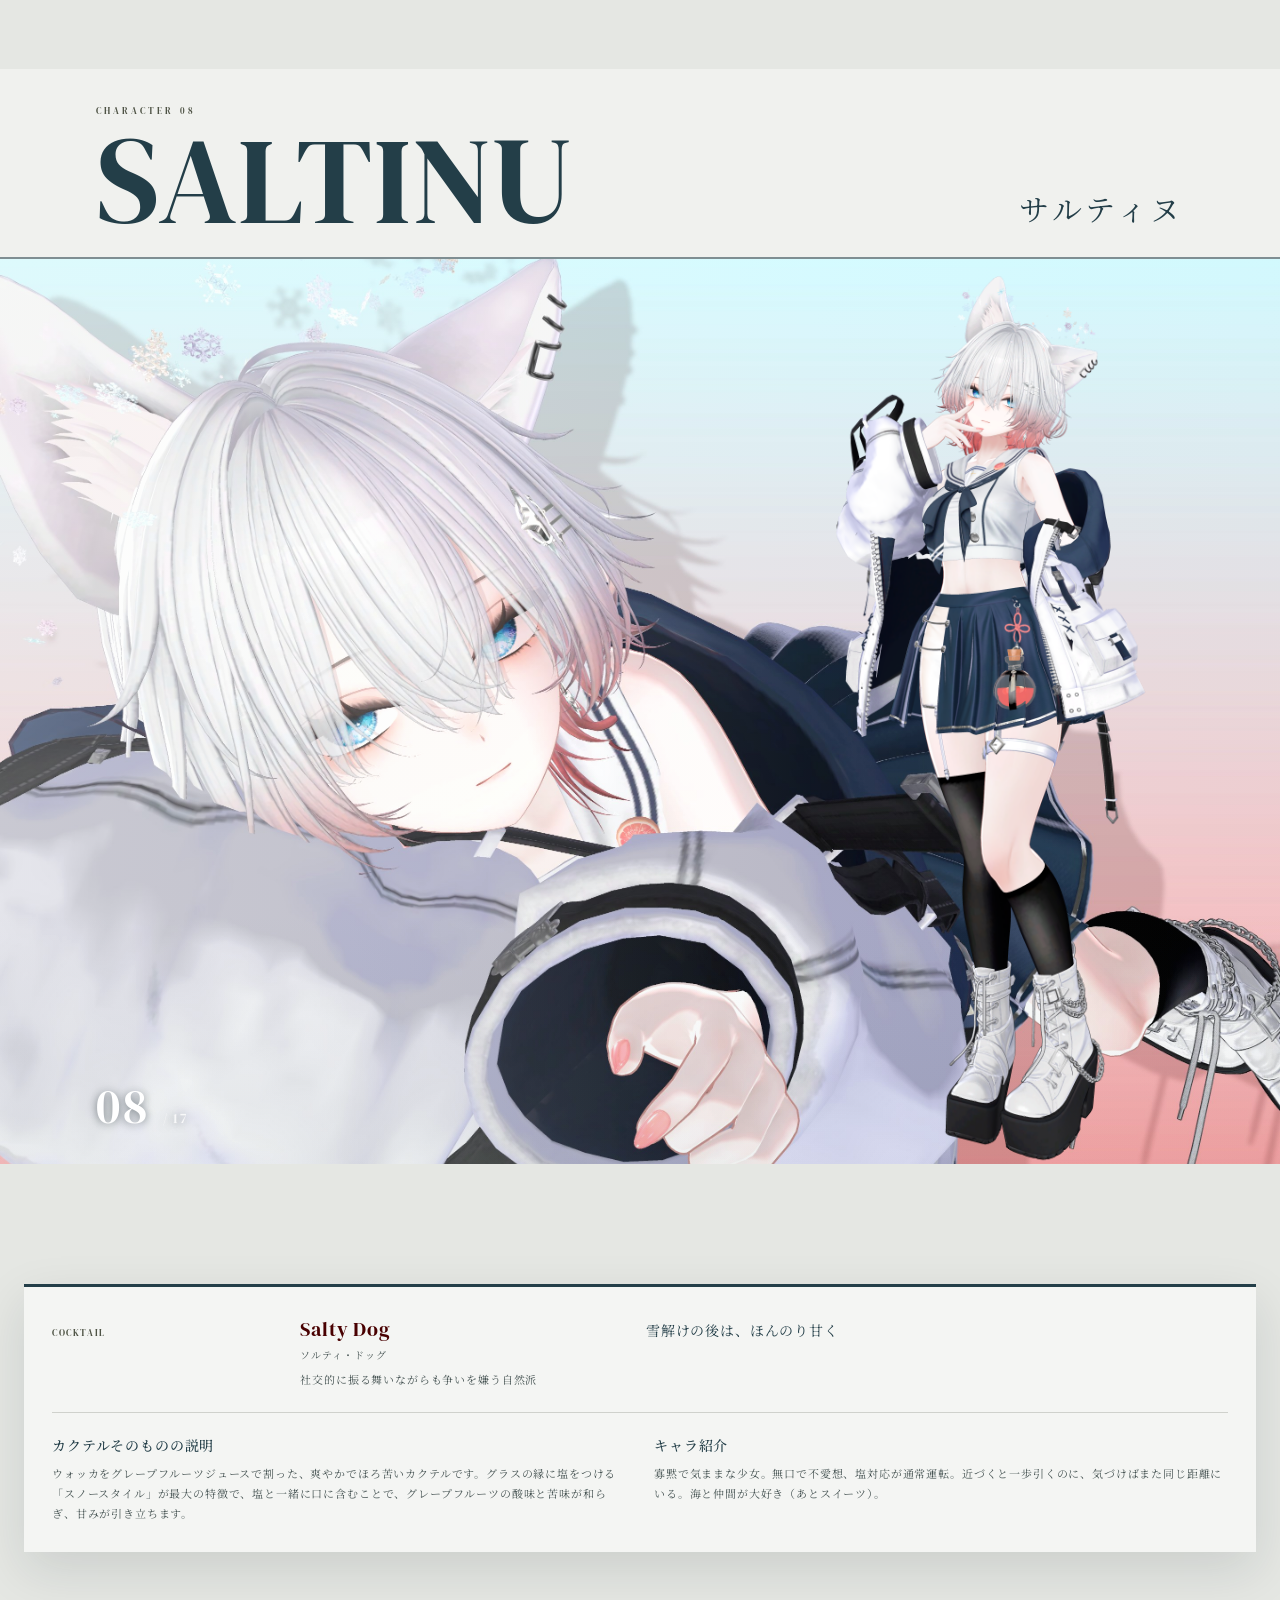
<file: character.html>
<!doctype html>
<html lang="ja">
<head>
  <meta charset="utf-8"><meta name="viewport" content="width=device-width, initial-scale=1">
  <meta name="theme-color" content="#233e48"><title>Character | MeshiGiji Cocktail</title>
  <meta name="description" content="カクテルをもとに生まれたキャラクターたちの紹介。">
  <link rel="preconnect" href="https://fonts.googleapis.com"><link rel="preconnect" href="https://fonts.gstatic.com" crossorigin>
  <link href="https://fonts.googleapis.com/css2?family=DM+Serif+Display:ital@0;1&family=Noto+Serif+JP:wght@400;500;600&display=swap" rel="stylesheet"><link rel="stylesheet" href="style.css?v=20261111-4">
</head>
<body>
  <header class="site-header">
    <a class="brand" href="index.html" aria-label="ホーム"><svg class="brand-mark" viewBox="0 0 48 48" aria-hidden="true"><path d="M7 8h34L25 27v11m-7 3h14" /></svg></a>
    <a class="wordmark" href="index.html">MeshiGiji <i>Cocktail</i></a><button class="menu-toggle" type="button" aria-label="メニューを開く" aria-expanded="false" aria-controls="site-nav"><span></span><span></span></button>
    <nav class="site-nav" id="site-nav" aria-label="メインメニュー"><a href="index.html#about">About</a><a href="schedule.html">Event Schedule</a><a href="character.html" aria-current="page">Character</a><a href="information.html">Information</a></nav>
  </header>
  <main class="subpage-main character-page">
    <section class="subpage-heading character-heading" id="character"><p class="eyebrow">OUR CAST</p><h1>Character</h1><p>料理のこころを宿すキャストたち。</p></section>

<section class="subpage-content"><h2>カクテル紹介</h2><p>Cocktail Menu</p>
      <div class="taste-map" aria-label="味の相関図">
        <span class="taste-axis taste-axis--top">すっきり</span>
        <span class="taste-axis taste-axis--bottom">まろやか</span>
        <span class="taste-axis taste-axis--left">甘口</span>
        <span class="taste-axis taste-axis--right">ほろ苦い</span>
        <a class="map-dot" style="left:14%;top:36%;--c:#f2c230" href="#paradiel-title" aria-label="Paradise（パラディエル）の紹介へ移動"><span class="map-dot__tip"><strong>Paradise</strong>パラディエル</span><span class="map-dot__label">Paradise</span></a>
        <a class="map-dot" style="left:24%;top:86%;--c:#8a5a3b" href="#alex-title" aria-label="Alexander（アレク）の紹介へ移動"><span class="map-dot__tip"><strong>Alexander</strong>アレク</span><span class="map-dot__label">Alexander</span></a>
        <a class="map-dot" style="left:16%;top:68%;--c:#d9a05b" href="#tom-title" aria-label="Tom and Jerry（トム）の紹介へ移動"><span class="map-dot__tip"><strong>Tom and Jerry</strong>トム</span><span class="map-dot__label">Tom and Jerry</span></a>
        <a class="map-dot" style="left:44%;top:24%;--c:#e2483a" href="#capone-title" aria-label="Al Capone（カポーネ）の紹介へ移動"><span class="map-dot__tip"><strong>Al Capone</strong>カポーネ</span><span class="map-dot__label">Al Capone</span></a>
        <a class="map-dot" style="left:60%;top:10%;--c:#43b06c" href="#pakuha-title" aria-label="Green Spider（パクハ）の紹介へ移動"><span class="map-dot__tip"><strong>Green Spider</strong>パクハ</span><span class="map-dot__label">Green Spider</span></a>
        <a class="map-dot" style="left:72%;top:20%;--c:#f08c2e" href="#arangela-title" aria-label="Frozen Campari Orange（アランジェラ）の紹介へ移動"><span class="map-dot__tip"><strong>Frozen Campari Orange</strong>アランジェラ</span><span class="map-dot__label">Frozen Campari Orange</span></a>
        <a class="map-dot" style="left:88%;top:50%;--c:#a52a21" href="#camellia-title" aria-label="Hot Campari（カメリア）の紹介へ移動"><span class="map-dot__tip"><strong>Hot Campari</strong>カメリア</span><span class="map-dot__label">Hot Campari</span></a>
        <a class="map-dot" style="left:80%;top:30%;--c:#e2707e" href="#saltinu-title" aria-label="Salty Dog（サルティヌ）の紹介へ移動"><span class="map-dot__tip"><strong>Salty Dog</strong>サルティヌ</span><span class="map-dot__label">Salty Dog</span></a>
        <a class="map-dot" style="left:84%;top:14%;--c:#8d99a4" href="#sylvia-title" aria-label="Silver Streak（シルヴィア）の紹介へ移動"><span class="map-dot__tip"><strong>Silver Streak</strong>シルヴィア</span><span class="map-dot__label">Silver Streak</span></a>
        <a class="map-dot" style="left:32%;top:12%;--c:#f59e0c" href="#laranja-title" aria-label="Aquavit Caipirinha（ラランジャ）の紹介へ移動"><span class="map-dot__tip"><strong>Aquavit Caipirinha</strong>ラランジャ</span><span class="map-dot__label">Aquavit Caipirinha</span></a>
        <a class="map-dot" style="left:90%;top:24%;--c:#d97b29" href="#gran-title" aria-label="Grand Marnier Tonic（グラン）の紹介へ移動"><span class="map-dot__tip"><strong>Grand Marnier Tonic</strong>グラン</span><span class="map-dot__label">Grand Marnier Tonic</span></a>
        <a class="map-dot" style="left:8%;top:52%;--c:#f2a65a" href="#salkes-title" aria-label="Soco Peach（サルクス）の紹介へ移動"><span class="map-dot__tip"><strong>Soco Peach</strong>サルクス</span><span class="map-dot__label">Soco Peach</span></a>
        <a class="map-dot" style="left:38%;top:78%;--c:#e8c85a" href="#leafche-title" aria-label="Warninks Eggnog（リーフチェ）の紹介へ移動"><span class="map-dot__tip"><strong>Warninks Eggnog</strong>リーフチェ</span><span class="map-dot__label">Warninks Eggnog</span></a>
        <a class="map-dot" style="left:70%;top:70%;--c:#5b3a29" href="#shiki-title" aria-label="Chocolate Fashioned（古井 式）の紹介へ移動"><span class="map-dot__tip"><strong>Chocolate Fashioned</strong>古井 式</span><span class="map-dot__label">Chocolate Fashioned</span></a>
        <a class="map-dot" style="left:34%;top:60%;--c:#b84a6b" href="#koreru-title" aria-label="Chocolate Sling（コレル）の紹介へ移動"><span class="map-dot__tip"><strong>Chocolate Sling</strong>コレル</span><span class="map-dot__label">Chocolate Sling</span></a>
        <a class="map-dot" style="left:68%;top:38%;--c:#f2b04a" href="#tigu-title" aria-label="Salty Dog（ティグ）の紹介へ移動"><span class="map-dot__tip"><strong>Salty Dog</strong>ティグ</span><span class="map-dot__label">Salty Dog</span></a>
        <a class="map-dot" style="left:54%;top:28%;--c:#b5cc18" href="#raimu-title" aria-label="Sky Citrus Mule（らいむ）の紹介へ移動"><span class="map-dot__tip"><strong>Sky Citrus Mule</strong>らいむ</span><span class="map-dot__label">Sky Citrus Mule</span></a>
      </div>
      <div class="menu-groups">
      <section class="menu-group"><h3>甘口</h3>
        <a class="menu-item" href="#paradiel-title"><span class="menu-dot" style="--c:#f2c230"></span><span class="menu-copy"><span class="menu-name">Paradise<span class="menu-reading">パラダイス</span></span><span class="menu-desc">パラディエル — アプリコットとオレンジの甘みが広がる、フルーティーな甘口。</span></span></a>
        <a class="menu-item" href="#alex-title"><span class="menu-dot" style="--c:#8a5a3b"></span><span class="menu-copy"><span class="menu-name">Alexander<span class="menu-reading">アレキサンダー</span></span><span class="menu-desc">アレク — ブランデーとカカオに生クリームが溶け合う、まろやかで甘い味わい。</span></span></a>
        <a class="menu-item" href="#tom-title"><span class="menu-dot" style="--c:#d9a05b"></span><span class="menu-copy"><span class="menu-name">Tom and Jerry<span class="menu-reading">トム・アンド・ジェリー</span></span><span class="menu-desc">トム — 卵とミルクの優しい甘さが広がる、まろやかな味わい。</span></span><span class="menu-tag">HOT</span></a>
        <a class="menu-item" href="#salkes-title"><span class="menu-dot" style="--c:#f2a65a"></span><span class="menu-copy"><span class="menu-name">Soco Peach<span class="menu-reading">ソコピーチ</span></span><span class="menu-desc">サルクス — サザンカンフォートのフルーティーな甘みに、ピーチの優しい甘さが重なる味わい。</span></span></a>
        <a class="menu-item" href="#leafche-title"><span class="menu-dot" style="--c:#e8c85a"></span><span class="menu-copy"><span class="menu-name">Warninks Eggnog<span class="menu-reading">ワニンクス・エッグノック</span></span><span class="menu-desc">リーフチェ — アドヴォカートの濃厚なカスタードの甘さに、牛乳が溶け合うまろやかな味わい。</span></span></a>
        <a class="menu-item" href="#koreru-title"><span class="menu-dot" style="--c:#b84a6b"></span><span class="menu-copy"><span class="menu-name">Chocolate Sling<span class="menu-reading">チョコレート・スリング</span></span><span class="menu-desc">コレル — チョコレートとチェリーの甘さが、飲み進めるほど深まっていく甘い味わい。</span></span></a>
      </section>
      <section class="menu-group"><h3>さっぱり</h3>
        <a class="menu-item" href="#pakuha-title"><span class="menu-dot" style="--c:#43b06c"></span><span class="menu-copy"><span class="menu-name">Green Spider<span class="menu-reading">グリーン・スパイダー</span></span><span class="menu-desc">パクハ — ミントの清涼感が駆け抜ける、さっぱりとした味わい。</span></span></a>
        <a class="menu-item" href="#capone-title"><span class="menu-dot" style="--c:#e2483a"></span><span class="menu-copy"><span class="menu-name">Al Capone<span class="menu-reading">アル・カポネ</span></span><span class="menu-desc">カポーネ — グレナデンの甘みとレモンの酸味が重なる、すっきりした味わい。</span></span></a>
        <a class="menu-item" href="#saltinu-title"><span class="menu-dot" style="--c:#e2707e"></span><span class="menu-copy"><span class="menu-name">Salty Dog<span class="menu-reading">ソルティ・ドッグ</span></span><span class="menu-desc">サルティヌ — グレープフルーツの酸味と苦味、塩で引き立つ甘み。爽やかなほろ苦さ。</span></span></a>
        <a class="menu-item" href="#laranja-title"><span class="menu-dot" style="--c:#f59e0c"></span><span class="menu-copy"><span class="menu-name">Aquavit Caipirinha<span class="menu-reading">アクアビット・カイピリーニャ</span></span><span class="menu-desc">ラランジャ — アクアビットのハーブの風味と、潰したオレンジの甘酸っぱさが広がる味わい。</span></span></a>
        <a class="menu-item" href="#tigu-title"><span class="menu-dot" style="--c:#f2b04a"></span><span class="menu-copy"><span class="menu-name">Salty Dog<span class="menu-reading">ソルティ・ドッグ</span></span><span class="menu-desc">ティグ — グレープフルーツの酸味と甘みに、塩のしょっぱさがアクセントになる、すっきりとした味わい。</span></span></a>
        <a class="menu-item" href="#raimu-title"><span class="menu-dot" style="--c:#b5cc18"></span><span class="menu-copy"><span class="menu-name">Sky Citrus Mule<span class="menu-reading">スカイ・シトラス・ミュール</span></span><span class="menu-desc">らいむ — ライムと柑橘の酸味に、ジンジャーの刺激と炭酸の爽快感が広がる、すっきり辛口な味わい。</span></span></a>
      </section>
      <section class="menu-group"><h3>ほろ苦い</h3>
        <a class="menu-item" href="#camellia-title"><span class="menu-dot" style="--c:#a52a21"></span><span class="menu-copy"><span class="menu-name">Hot Campari<span class="menu-reading">ホット・カンパリ</span></span><span class="menu-desc">カメリア — カンパリのほろ苦さに、蜂蜜の甘みとレモンの酸味が寄り添う味わい。</span></span><span class="menu-tag">HOT</span></a>
        <a class="menu-item" href="#arangela-title"><span class="menu-dot" style="--c:#f08c2e"></span><span class="menu-copy"><span class="menu-name">Frozen Campari Orange<span class="menu-reading">フローズン・カンパリ・オレンジ</span></span><span class="menu-desc">アランジェラ — カンパリの苦味とオレンジの甘酸っぱさが溶け合う、ほろ苦い味わい。</span></span><span class="menu-tag">FROZEN</span></a>
        <a class="menu-item" href="#sylvia-title"><span class="menu-dot" style="--c:#8d99a4"></span><span class="menu-copy"><span class="menu-name">Silver Streak<span class="menu-reading">シルバー・ストリーク</span></span><span class="menu-desc">シルヴィア — ハーブとスパイスの清涼感が際立つ、極めてすっきりとした味わい。</span></span></a>
        <a class="menu-item" href="#gran-title"><span class="menu-dot" style="--c:#d97b29"></span><span class="menu-copy"><span class="menu-name">Grand Marnier Tonic<span class="menu-reading">グランマルニエ・トニック</span></span><span class="menu-desc">グラン — グランマルニエのほろ苦いオレンジに、トニックの爽やかな苦味が重なる味わい。</span></span></a>
        <a class="menu-item" href="#shiki-title"><span class="menu-dot" style="--c:#5b3a29"></span><span class="menu-copy"><span class="menu-name">Chocolate Fashioned<span class="menu-reading">チョコレート・ファッションド</span></span><span class="menu-desc">古井 式 — チョコレートのまろやかさに、ビターで複雑な苦味が重なる味わい。</span></span></a>
      </section>
      </div>
          </section>
    <header class="character-title-strip"><div><p class="eyebrow">CHARACTER 01</p><h2 id="tom-title">TOM</h2></div><p class="character-japanese">トム</p></header>
    <section class="character-hero character-hero--tom" aria-labelledby="tom-title">
      <div class="character-backdrop"><img src="assets/tom-portrait.png" alt="" aria-hidden="true"></div>
      <div class="character-hero-wash" aria-hidden="true"></div>
      <a class="character-standee-link profile-photo-link" href="assets/tom-full.png" aria-label="トムの立ち絵を拡大"><img class="character-standee" src="assets/tom-full.png" alt="トムの全身立ち絵"></a><span class="character-hero-index">01 <i>/ 17</i></span>
    </section>
    <section class="character-info-band" id="tom-profile" aria-label="トムの紹介">
      <div class="band-copy band-copy--cocktail"><span>COCKTAIL</span><h3>Tom and Jerry<span class="cocktail-reading">トム・アンド・ジェリー</span></h3><p class="band-quote">寒い夜ほど、隣人と乾杯を！</p><p class="band-motto">人脈を広げる生活を楽しみにする自由人</p></div>
      <div class="band-copy"><h3>カクテルそのものの説明</h3><p>19世紀初頭のアメリカで親しまれていたホットカクテルです。ラムとブランデーをベースに、卵と砂糖、温かいミルクを合わせて作ります。カスタードやエッグノッグを思わせる優しい甘さがあり、特に寒い冬やクリスマスシーズンに親しまれています。猫とネズミの有名なアニメでもおなじみの名前ですが、実はカクテルのほうが歴史が古いです。</p></div>
      <div class="band-copy"><h3>キャラ紹介</h3><p>陽気で気ままな自由人。気温が低いとテンションが上がる。賑やかな場所とジャズ、カートゥーンミュージックが大好き！人の名前を覚えるのが苦手だが、その時の話題で人のことを覚えているタイプ。</p></div>
    </section>

    <header class="character-title-strip"><div><p class="eyebrow">CHARACTER 02</p><h2 id="paradiel-title">PARADIEL</h2></div><p class="character-japanese">パラディエル</p></header>
    <section class="character-hero character-hero--paradiel" aria-labelledby="paradiel-title">
      <div class="character-backdrop"><img src="assets/paradiel-portrait.png" alt="" aria-hidden="true"></div>
      <div class="character-hero-wash" aria-hidden="true"></div>
      <a class="character-standee-link profile-photo-link" href="assets/paradiel-full.png" aria-label="パラディエルの立ち絵を拡大"><img class="character-standee" src="assets/paradiel-full.png" alt="パラディエルの全身立ち絵"></a><span class="character-hero-index">02 <i>/ 17</i></span>
    </section>
    <section class="character-info-band" id="paradiel-profile" aria-label="パラディエルの紹介">
      <div class="band-copy band-copy--cocktail"><span>COCKTAIL</span><h3>Paradise<span class="cocktail-reading">パラダイス</span></h3><p class="band-quote">あなたが幸せなら、それだけで嬉しいの♡</p><p class="band-motto">無償の愛情にあふれた律儀なパイオニア</p></div>
      <div class="band-copy"><h3>カクテルそのものの説明</h3><p>ドライ・ジンにアプリコット・ブランデー（またはアプリコット・リキュール）とオレンジ・ジュースを合わせたシェークスタイルのカクテルです。完成した際の鮮やかな黄色が「楽園（Paradise）」を連想させることから、この名前がついたといわれています。スタンダードカクテルのなかでは比較的飲みやすい部類に属しており、特に甘口が好きな方や、カクテル入門としての一杯としても人気があります。</p></div>
      <div class="band-copy"><h3>キャラ紹介</h3><p>愛を与えることが大好きな、楽園生まれの天使。誰かを幸せにしたり、優しく寄り添ったり、相手のことをたくさん褒めるのが大好き。</p></div>
    </section>

    <header class="character-title-strip"><div><p class="eyebrow">CHARACTER 03</p><h2 id="alex-title">ALEX</h2></div><p class="character-japanese">アレク</p></header>
    <section class="character-hero character-hero--alex" aria-labelledby="alex-title">
      <div class="character-backdrop"><img src="assets/alex-portrait.png" alt="" aria-hidden="true" onerror="this.closest('.character-backdrop').classList.add('is-missing')"></div>
      <div class="character-hero-wash" aria-hidden="true"></div>
      <a class="character-standee-link profile-photo-link" href="assets/alex-full.png" aria-label="アレクの立ち絵を拡大"><img class="character-standee" src="assets/alex-full.png" alt="アレクの全身立ち絵" onerror="this.closest('.character-standee-link').style.display='none'"></a><span class="character-hero-index">03 <i>/ 17</i></span>
    </section>
    <section class="character-info-band" id="alex-profile" aria-label="アレクの紹介">
      <div class="band-copy band-copy--cocktail"><span>COCKTAIL</span><h3>Alexander<span class="cocktail-reading">アレキサンダー</span></h3><p class="band-quote">あなたに、ゆったりとした時間を捧げましょう。</p><p class="band-motto">完全無欠、初恋の思い出</p></div>
      <div class="band-copy"><h3>カクテルそのものの説明</h3><p>ブランデー、生クリーム、カカオリキュールをシェイクして作るカクテルです。カカオリキュールの甘みがあり、アルコール度数のわりに飲みやすい一杯です。その由来は、1863年に行われたイギリス皇太子エドワード（後のエドワード7世）とデンマークのアレクサンドラ王女の結婚式にあるといわれています。</p></div>
      <div class="band-copy"><h3>キャラ紹介</h3><p>かつて、ある国の王妃に仕えた従者。今はその国がなくなり、さまざまなカフェやバーなどで生計を立てています。意外にも、少し甘みのある飲み物が好き。</p></div>
    </section>

    <header class="character-title-strip"><div><p class="eyebrow">CHARACTER 04</p><h2 id="camellia-title">CAMELLIA</h2></div><p class="character-japanese">カメリア</p></header>
    <section class="character-hero character-hero--camellia" aria-labelledby="camellia-title">
      <div class="character-backdrop"><img src="assets/camellia-portrait.png" alt="" aria-hidden="true" onerror="this.closest('.character-backdrop').classList.add('is-missing')"></div>
      <div class="character-hero-wash" aria-hidden="true"></div>
      <a class="character-standee-link profile-photo-link" href="assets/camellia-full.png" aria-label="カメリアの立ち絵を拡大"><img class="character-standee" src="assets/camellia-full.png" alt="カメリアの全身立ち絵" onerror="this.closest('.character-standee-link').style.display='none'"></a><span class="character-hero-index">04 <i>/ 17</i></span>
    </section>
    <section class="character-info-band" id="camellia-profile" aria-label="カメリアの紹介">
      <div class="band-copy band-copy--cocktail"><span>COCKTAIL</span><h3>Hot Campari<span class="cocktail-reading">ホット・カンパリ</span></h3><p class="band-quote">冬の名残を溶かす、紅色の微酔い。</p><p class="band-motto">安心できる心の友を求める人</p></div>
      <div class="band-copy"><h3>カクテルそのものの説明</h3><p>イタリア生まれのリキュール「カンパリ」をお湯で割り、ハチミツとレモンを加えた一杯です。カンパリ特有のほろ苦さに、ハチミツの甘みとレモンの爽やかな酸味が調和し、温めることでハーブの豊かな香りが引き立ちます。寒い夜に、ゆったりと味わいたい大人のカクテルです。</p></div>
      <div class="band-copy"><h3>キャラ紹介</h3><p>気まぐれでマイペース、少し意地悪で掴みどころのない女性。穏やかで余裕のある振る舞いを好み、人をからかって楽しむ一面も。たまには、ほろ苦いお酒も楽しんでみませんか？</p></div>
    </section>

    <header class="character-title-strip"><div><p class="eyebrow">CHARACTER 05</p><h2 id="capone-title">CAPONE</h2></div><p class="character-japanese">カポーネ</p></header>
    <section class="character-hero character-hero--capone" aria-labelledby="capone-title">
      <div class="character-backdrop"><img src="assets/capone-portrait.png" alt="" aria-hidden="true"></div>
      <div class="character-hero-wash" aria-hidden="true"></div>
      <a class="character-standee-link profile-photo-link" href="assets/capone-full.png" aria-label="カポーネの立ち絵を拡大"><img class="character-standee" src="assets/capone-full.png" alt="カポーネの全身立ち絵"></a><span class="character-hero-index">05 <i>/ 17</i></span>
    </section>
    <section class="character-info-band" id="capone-profile" aria-label="カポーネの紹介">
      <div class="band-copy band-copy--cocktail"><span>COCKTAIL</span><h3>Al Capone<span class="cocktail-reading">アル・カポネ</span></h3><p class="band-quote">ルールは守るわ。抜け道を探すのは好きだけどね。</p><p class="band-motto">自然や植物を育て喜びを知る清らかな人</p></div>
      <div class="band-copy"><h3>カクテルそのものの説明</h3><p>ウォッカをベースに、クランベリーリキュールとアマレットライムジュースを加えたカクテルです。甘みと爽やかな酸味があり、すっきりとした飲み口です。鮮やかな赤色が目を引く、大人らしい華やかさを持った一杯です。名前の由来としては、1920年代アメリカ禁酒法時代の伝説的なギャング、アル・カポネが愛していたからと言われています。</p></div>
      <div class="band-copy"><h3>キャラ紹介</h3><p>面倒見がよく、誰かの成長を見守ることに喜びを感じている。本人は至って真面目で、稀に怪しげな取引をしている噂がある。しかし、その実態は園芸用品の売買がほとんど。今日もお気に入りの植物たちの世話に精を出している。</p></div>
    </section>

    <header class="character-title-strip"><div><p class="eyebrow">CHARACTER 06</p><h2 id="pakuha-title">PAKUHA</h2></div><p class="character-japanese">パクハ</p></header>
    <section class="character-hero character-hero--pakuha" aria-labelledby="pakuha-title">
      <div class="character-backdrop"><img src="assets/pakuha-portrait.jpg" alt="" aria-hidden="true"></div>
      <div class="character-hero-wash" aria-hidden="true"></div>
      <a class="character-standee-link profile-photo-link" href="assets/pakuha-full.png" aria-label="パクハの立ち絵を拡大"><img class="character-standee" src="assets/pakuha-full.png" alt="パクハの全身立ち絵"></a><span class="character-hero-index">06 <i>/ 17</i></span>
    </section>
    <section class="character-info-band" id="pakuha-profile" aria-label="パクハの紹介">
      <div class="band-copy band-copy--cocktail"><span>COCKTAIL</span><h3>Green Spider<span class="cocktail-reading">グリーン・スパイダー</span></h3><p class="band-quote">模稜両可、甘緑露。</p><p class="band-motto">愛に包まれて幸せな気分になる人</p></div>
      <div class="band-copy"><h3>カクテルそのものの説明</h3><p>ミントリキュールとウォッカを合わせたシンプルなカクテルです。さっぱりとした飲み口と鮮やかなミントグリーンが特徴です。</p></div>
      <div class="band-copy"><h3>キャラ紹介</h3><p>曖昧適当、嘘八百で蒙昧。息をするように人をもてあそぶ。成り立ちの曖昧さは本人の適当さにつながっている。よく言えば楽天家、悪く言えばおおざっぱ。</p></div>
    </section>

    <header class="character-title-strip"><div><p class="eyebrow">CHARACTER 07</p><h2 id="arangela-title">ARANGELA</h2></div><p class="character-japanese">アランジェラ</p></header>
    <section class="character-hero character-hero--arangela" aria-labelledby="arangela-title">
      <div class="character-backdrop"><img src="assets/arangela-portrait.jpg" alt="" aria-hidden="true"></div>
      <div class="character-hero-wash" aria-hidden="true"></div>
      <a class="character-standee-link profile-photo-link" href="assets/arangela-full.png" aria-label="アランジェラの立ち絵を拡大"><img class="character-standee" src="assets/arangela-full.png" alt="アランジェラの全身立ち絵"></a><span class="character-hero-index">07 <i>/ 17</i></span>
    </section>
    <section class="character-info-band" id="arangela-profile" aria-label="アランジェラの紹介">
      <div class="band-copy band-copy--cocktail"><span>COCKTAIL</span><h3>Frozen Campari Orange<span class="cocktail-reading">フローズン・カンパリ・オレンジ</span></h3><p class="band-quote">涼やかに華やかにあなたと楽しく！</p><p class="band-motto">思いやりの心を持ち続ける優美な女性</p></div>
      <div class="band-copy"><h3>カクテルそのものの説明</h3><p>カンパリをオレンジジュースで割った定番カクテル、カンパリ・オレンジを、クラッシュアイスやグラニータと一緒にブレンダーでシャーベット状に仕上げた冷たいカクテルです。カンパリ特有の薬草由来のほろ苦さが、オレンジの甘酸っぱさをぐっと引き立てます。フローズンにすることでアルコールの角が丸くなり、まるで大人のシャーベットのような感覚でさっぱりと楽しめるのが魅力です。</p></div>
      <div class="band-copy"><h3>キャラ紹介</h3><p>楽しいこととおしゃべりが好きな陽気な女性。また家族や友人をとても大切にしており、妹のことを溺愛している。俗に言うシスコン。妹の見本になれるような優美な女性を目指しているが、まだまだ先は長そう。</p></div>
    </section>

    <header class="character-title-strip"><div><p class="eyebrow">CHARACTER 08</p><h2 id="saltinu-title">SALTINU</h2></div><p class="character-japanese">サルティヌ</p></header>
    <section class="character-hero character-hero--saltinu" aria-labelledby="saltinu-title">
      <div class="character-backdrop"><img src="assets/saltinu-portrait.jpg" alt="" aria-hidden="true"></div>
      <div class="character-hero-wash" aria-hidden="true"></div>
      <a class="character-standee-link profile-photo-link" href="assets/saltinu-full.png" aria-label="サルティヌの立ち絵を拡大"><img class="character-standee" src="assets/saltinu-full.png" alt="サルティヌの全身立ち絵"></a><span class="character-hero-index">08 <i>/ 17</i></span>
    </section>
    <section class="character-info-band" id="saltinu-profile" aria-label="サルティヌの紹介">
      <div class="band-copy band-copy--cocktail"><span>COCKTAIL</span><h3>Salty Dog<span class="cocktail-reading">ソルティ・ドッグ</span></h3><p class="band-quote">雪解けの後は、ほんのり甘く</p><p class="band-motto">社交的に振る舞いながらも争いを嫌う自然派</p></div>
      <div class="band-copy"><h3>カクテルそのものの説明</h3><p>ウォッカをグレープフルーツジュースで割った、爽やかでほろ苦いカクテルです。グラスの縁に塩をつける「スノースタイル」が最大の特徴で、塩と一緒に口に含むことで、グレープフルーツの酸味と苦味が和らぎ、甘みが引き立ちます。</p></div>
      <div class="band-copy"><h3>キャラ紹介</h3><p>寡黙で気ままな少女。無口で不愛想、塩対応が通常運転。近づくと一歩引くのに、気づけばまた同じ距離にいる。海と仲間が大好き（あとスイーツ）。</p></div>
    </section>

    <header class="character-title-strip"><div><p class="eyebrow">CHARACTER 09</p><h2 id="sylvia-title">SYLVIA</h2></div><p class="character-japanese">シルヴィア</p></header>
    <section class="character-hero character-hero--sylvia" aria-labelledby="sylvia-title">
      <div class="character-backdrop"><img src="assets/sylvia-portrait.jpg" alt="" aria-hidden="true"></div>
      <div class="character-hero-wash" aria-hidden="true"></div>
      <a class="character-standee-link profile-photo-link" href="assets/sylvia-full.png" aria-label="シルヴィアの立ち絵を拡大"><img class="character-standee" src="assets/sylvia-full.png" alt="シルヴィアの全身立ち絵"></a><span class="character-hero-index">09 <i>/ 17</i></span>
    </section>
    <section class="character-info-band" id="sylvia-profile" aria-label="シルヴィアの紹介">
      <div class="band-copy band-copy--cocktail"><span>COCKTAIL</span><h3>Silver Streak<span class="cocktail-reading">シルバー・ストリーク</span></h3><p class="band-quote">古典を纏い、常識を脱ぎ捨てる。</p><p class="band-motto">人とは違う世界観をもった個性派</p></div>
      <div class="band-copy"><h3>カクテルそのものの説明</h3><p>スパイスの爽快感が突き抜ける、洗練された大人のためのクラシックです。伝統的なヨーロッパのレシピで作られる、無色透明な美しさが際立つカクテルです。ハーブの甘みとスパイスの清涼感が織りなす極めてすっきりとした味わいは、甘いお酒が苦手な方やアブサンなどの個性的な風味が好きな方にはたまらない魅力を持っています。</p></div>
      <div class="band-copy"><h3>キャラ紹介</h3><p>一見すると、物静かで上品な淑女。しかし、その内面には独特の美学と、周囲の常識にとらわれない自由な感性を秘めている。少々気まぐれでマイペースなところがあり、時折周囲を驚かせるような発言や行動をすることも。けれど本人にとっては、それもごく自然なことらしい。人と違うことを恐れず、自分だけの美学を楽しむ。それがシルヴィアという女性である。</p></div>
    </section>

    <header class="character-title-strip"><div><p class="eyebrow">CHARACTER 10</p><h2 id="gran-title">GRAN</h2></div><p class="character-japanese">グラン</p></header>
    <section class="character-hero character-hero--gran" aria-labelledby="gran-title">
      <div class="character-backdrop"><img src="assets/gran-portrait.jpg" alt="" aria-hidden="true"></div>
      <div class="character-hero-wash" aria-hidden="true"></div>
      <a class="character-standee-link profile-photo-link" href="assets/gran-full.png" aria-label="グランの立ち絵を拡大"><img class="character-standee" src="assets/gran-full.png" alt="グランの全身立ち絵"></a><span class="character-hero-index">10 <i>/ 17</i></span>
    </section>
    <section class="character-info-band" id="gran-profile" aria-label="グランの紹介">
      <div class="band-copy band-copy--cocktail"><span>COCKTAIL</span><h3>Grand Marnier Tonic<span class="cocktail-reading">グランマルニエ・トニック</span></h3><p class="band-quote">弾ける泡の奥に、ほろ苦い気品を隠して</p><p class="band-motto">弾ける泡の奥に、ほろ苦い気品を隠して</p></div>
      <div class="band-copy"><h3>カクテルそのものの説明</h3><p>氷の入ったタンブラーにグランマルニエを注ぎ、軽くステアし氷となじませます。冷やしたトニックウォーターでグラスを満たし、炭酸が抜けないように軽く一〜回かき混ぜて完成です。</p></div>
      <div class="band-copy"><h3>キャラ紹介</h3><p>元気で可愛らしいお姉さん。お茶目で冗談も飛ばすけどだけどどこか気品が漂う。自分の美しさに絶対的な自信を持っている。だが周りに押し付けずあなたもそれはそれで美しいよね、という価値観を持っている</p></div>
    </section>

    <header class="character-title-strip"><div><p class="eyebrow">CHARACTER 11</p><h2 id="laranja-title">LARANJA</h2></div><p class="character-japanese">ラランジャ</p></header>
    <section class="character-hero character-hero--laranja" aria-labelledby="laranja-title">
      <div class="character-backdrop"><img src="assets/laranja-portrait.jpg" alt="" aria-hidden="true"></div>
      <div class="character-hero-wash" aria-hidden="true"></div>
      <a class="character-standee-link profile-photo-link" href="assets/laranja-full.png" aria-label="ラランジャの立ち絵を拡大"><img class="character-standee" src="assets/laranja-full.png" alt="ラランジャの全身立ち絵"></a><span class="character-hero-index">11 <i>/ 17</i></span>
    </section>
    <section class="character-info-band" id="laranja-profile" aria-label="ラランジャの紹介">
      <div class="band-copy band-copy--cocktail"><span>COCKTAIL</span><h3>Aquavit Caipirinha<span class="cocktail-reading">アクアビット・カイピリーニャ</span></h3><p class="band-quote">澄みわたるのに、情熱的。</p><p class="band-motto">妄想と創造の世界へ向かう革命家</p></div>
      <div class="band-copy"><h3>カクテルそのものの説明</h3><p>アクアビットはじゃがいもを主原料とした北欧発祥の蒸留酒、カイピリーニャは、“田舎の娘さん”という意味のポルトガル語です。アクアビット・カイピリーニャは、ブラジルの代表的なカクテル「カイピリーニャ」のベースのカシャーサを、北欧の蒸留酒である「アクアビット」に置き換えた、アルコール度数約25度〜30度前後のかなり強めのアレンジカクテルです。底の厚いロック・グラスに砂糖とオレンジを入れて、マドラーでつぶしながら混ぜ合わせ、クラッシュド・アイスを加え、アクアビットを注ぎます。</p></div>
      <div class="band-copy"><h3>キャラ紹介</h3><p>北欧を思わせるプラチナブロンドの髪に南米の気候のように鮮やかなオレンジの瞳、田舎娘風のサロペットの衣裳を身に纏っている。天真爛漫なおてんば娘で細かいことは気にせずなかなかの夢想家、ちょっと(とてもかなり)人の話を聞いてないところがある。かき氷やお祭り等楽しいこと、冷たいものが大好き、気取ったマナーや細かいルールはちょっぴりにがて。</p></div>
    </section>

    <header class="character-title-strip"><div><p class="eyebrow">CHARACTER 12</p><h2 id="salkes-title">SALKES</h2></div><p class="character-japanese">サルクス</p></header>
    <section class="character-hero character-hero--salkes" aria-labelledby="salkes-title">
      <div class="character-backdrop"><img src="assets/salkes-portrait.jpg" alt="" aria-hidden="true"></div>
      <div class="character-hero-wash" aria-hidden="true"></div>
      <a class="character-standee-link profile-photo-link" href="assets/salkes-full.png" aria-label="サルクスの立ち絵を拡大"><img class="character-standee" src="assets/salkes-full.png" alt="サルクスの全身立ち絵"></a><span class="character-hero-index">12 <i>/ 17</i></span>
    </section>
    <section class="character-info-band" id="salkes-profile" aria-label="サルクスの紹介">
      <div class="band-copy band-copy--cocktail"><span>COCKTAIL</span><h3>Soco Peach<span class="cocktail-reading">ソコピーチ</span></h3><p class="band-quote">軽く甘く柔らかく、しかして芯はしっかりと！</p><p class="band-motto">自分を知りレベルアップできる情熱家</p></div>
      <div class="band-copy"><h3>カクテルそのものの説明</h3><p>フルーツとハーブフレーバー由来の優しい風味と甘みが魅力的なカクテルです。アメリカ生まれのフレーバード・ウイスキーである「サザンカンフォート」をベースに、ピーチリキュールなどを合わせたカクテルです。炭酸水やトニックウォーターで割れば爽やかさが引き立ち、ジュースを加えればより甘くリッチな味わいにアレンジも可能です。ソコピーチという独立したひとつの銘柄があるわけではなく、ベースとなるサザンカンフォートの歴史や誕生の背景が、そのままこのカクテルの来歴となっています。</p></div>
      <div class="band-copy"><h3>キャラ紹介</h3><p>アメリカ南部出身、自信満々な楽天家。思い立ったら即行動！ダメならダメで次に行こう！反省するのはその後だ！そしたら成功？じゃあOK！みたいにとにかく前しか向いていない。割とその場のノリで動くので適当言っていることがたまにある。</p></div>
    </section>

    <header class="character-title-strip"><div><p class="eyebrow">CHARACTER 13</p><h2 id="leafche-title">LEAFCHE</h2></div><p class="character-japanese">リーフチェ</p></header>
    <section class="character-hero character-hero--leafche" aria-labelledby="leafche-title">
      <div class="character-backdrop"><img src="assets/leafche-portrait.png" alt="" aria-hidden="true"></div>
      <div class="character-hero-wash" aria-hidden="true"></div>
      <a class="character-standee-link profile-photo-link" href="assets/leafche-full.png" aria-label="リーフチェの立ち絵を拡大"><img class="character-standee" src="assets/leafche-full.png" alt="リーフチェの全身立ち絵"></a><span class="character-hero-index">13 <i>/ 17</i></span>
    </section>
    <section class="character-info-band" id="leafche-profile" aria-label="リーフチェの紹介">
      <div class="band-copy band-copy--cocktail"><span>COCKTAIL</span><h3>Warninks Eggnog<span class="cocktail-reading">ワニンクス・エッグノック</span></h3><p class="band-quote">甘いひと時に身をゆだねて</p><p class="band-motto">安心感のあるものにゆだねる乙女</p></div>
      <div class="band-copy"><h3>カクテルそのものの説明</h3><p>オランダ産の黄色い濃厚なクリーム状のリキュール「ワニンクスアドヴォカート」を牛乳で割って作る、甘くまろやかな味わいのカクテルです。ホットでも楽しめます。ワニンクスアドヴォカートは、飲むプリン、カスタードクリームと言われるほど甘いリキュールです。アメリカなどの北米のクリスマスの時期によく飲まれている、卵と牛乳を使った伝統的な甘いホットドリンク、エッグノックが元になっています。発祥は諸説あって、正確には定まっていません。</p></div>
      <div class="band-copy"><h3>キャラ紹介</h3><p>ロマンチックな物、かわいい物が大好きな夢見がちな青年。運命という物を本気で信じており運命の相手に巡り合えるその時を待っている。カクテル言葉に強い親しみを感じおり、特に『乙女』という言葉がお気に入りの様子。嬉しい事等があればすぐに人に共有したくなる性格で「ねぇねぇ聞いてよ」と話をする姿はまるで少女のように見える…かも？</p></div>
    </section>


    <header class="character-title-strip"><div><p class="eyebrow">CHARACTER 14</p><h2 id="shiki-title">FURUI SHIKI</h2></div><p class="character-japanese">古井 式</p></header>
        <section class="character-hero character-hero--shiki" aria-labelledby="shiki-title">
      <div class="character-backdrop"><img src="assets/shiki-portrait.png" alt="" aria-hidden="true"></div>
      <div class="character-hero-wash" aria-hidden="true"></div>
      <a class="character-standee-link profile-photo-link" href="assets/shiki-full.png" aria-label="古井 式の立ち絵を拡大"><img class="character-standee" src="assets/shiki-full.png" alt="古井 式の全身立ち絵"></a><span class="character-hero-index">14 <i>/ 17</i></span>
    </section>
<section class="character-info-band" id="shiki-profile" aria-label="古井 式の紹介">
      <div class="band-copy band-copy--cocktail"><span>COCKTAIL</span><h3>Chocolate Fashioned<span class="cocktail-reading">チョコレート・ファッションド</span></h3><p class="band-quote">自分が自分でいられる時間を楽しむ自由人……を目指す人</p><p class="band-motto">リズム感のある生活を楽しむ自由人</p></div>
      <div class="band-copy"><h3>カクテルそのものの説明</h3><p>オールド・ファッションドのバリエーションカクテルの一つです。チョコレートリキュールを入れることで飲み口がまろやかになりつつ、よりビターで複雑な味わいを楽しめます。付け合わせのフルーツの扱い一つで味の変化を楽しめる点も魅力の一つです。</p></div>
      <div class="band-copy"><h3>キャラ紹介</h3><p>料理ならレシピ通り、旅行なら事前の計画を立てて行動するのが好き。……だけどだいたいトラブルに巻き込まれて計画通りに行かないことがざら。最近はそれもひとつの醍醐味、と楽しむようにしている。</p></div>
    </section>

    <header class="character-title-strip"><div><p class="eyebrow">CHARACTER 15</p><h2 id="koreru-title">KORERU</h2></div><p class="character-japanese">コレル</p></header>
        <section class="character-hero character-hero--koreru" aria-labelledby="koreru-title">
      <div class="character-backdrop"><img src="assets/koreru-portrait.jpg" alt="" aria-hidden="true"></div>
      <div class="character-hero-wash" aria-hidden="true"></div>
      <a class="character-standee-link profile-photo-link" href="assets/koreru-full.png" aria-label="コレルの立ち絵を拡大"><img class="character-standee" src="assets/koreru-full.png" alt="コレルの全身立ち絵"></a><span class="character-hero-index">15 <i>/ 17</i></span>
    </section>
<section class="character-info-band" id="koreru-profile" aria-label="コレルの紹介">
      <div class="band-copy band-copy--cocktail"><span>COCKTAIL</span><h3>Chocolate Sling<span class="cocktail-reading">チョコレート・スリング</span></h3><p class="band-quote">贅沢な大人になりましょう。</p><p class="band-motto">好きなものに夢中になれる熱血屋</p></div>
      <div class="band-copy"><h3>カクテルそのものの説明</h3><p>チョコレート・リキュールとチェリー・リキュールがフロート（グラス底に沈められている）され、飲んでいくほど甘くなっていく味わいが特徴です。伝統的なスリング（スピリッツがベースのカクテルの最古のスタイルの一つ）と近代にできたチョコレートリキュールが合わさったカクテルです。</p></div>
      <div class="band-copy"><h3>キャラ紹介</h3><p>明るいブラウンからグラデーションになる色合いの髪、色鮮やかな黄色の瞳。かっちりとした淑女然とした格好で、上品な立ち振る舞いを心がけながらも遊び心を忘れない。デザートカクテルが由来のためか、フルーツや甘いもの、また「ちょっとした贅沢」を好む。</p></div>
    </section>

    <header class="character-title-strip"><div><p class="eyebrow">CHARACTER 16</p><h2 id="tigu-title">TIGU</h2></div><p class="character-japanese">ティグ</p></header>
        <section class="character-hero character-hero--tigu" aria-labelledby="tigu-title">
      <div class="character-backdrop"><img src="assets/tigu-portrait.jpg" alt="" aria-hidden="true"></div>
      <div class="character-hero-wash" aria-hidden="true"></div>
      <a class="character-standee-link profile-photo-link" href="assets/tigu-full.png" aria-label="ティグの立ち絵を拡大"><img class="character-standee" src="assets/tigu-full.png" alt="ティグの全身立ち絵"></a><span class="character-hero-index">16 <i>/ 17</i></span>
    </section>
<section class="character-info-band" id="tigu-profile" aria-label="ティグの紹介">
      <div class="band-copy band-copy--cocktail"><span>COCKTAIL</span><h3>Salty Dog<span class="cocktail-reading">ソルティ・ドッグ</span></h3><p class="band-quote">揉め事はナシ！ ほら、しょっぱい顔してないで乾杯しよ！</p><p class="band-motto">社交的に振る舞いながらも争いを嫌う自然派</p></div>
      <div class="band-copy"><h3>カクテルそのものの説明</h3><p>グレープフルーツの酸味と甘みに、塩のしょっぱさがアクセントとなるすっきりとした味です。ジュースのように飲みやすいですが、強いお酒（ウォッカ）がベースとなっているため度数が高め（配合にもよりますが、だいたい13％から15％ほどになります）で、飲みすぎは禁物です！イギリスの海員スラングで「甲板員（しょっぱい男）」を意味する言葉が由来です。</p></div>
      <div class="band-copy"><h3>キャラ紹介</h3><p>平和と自然を好む、犬っぽい少年のような見た目。誰にでも笑顔で話しかけ、争いを嫌う平和主義者。一見、誰にでも心を開いているように見えるものの、自分のパーソナルスペース（グラスの縁）のガードは硬い。不必要に近づいてくる相手には急に冷たい態度（塩対応）を取り、自然な距離感を保とうとする。</p></div>
    </section>

    <header class="character-title-strip"><div><p class="eyebrow">CHARACTER 17</p><h2 id="raimu-title">RAIMU</h2></div><p class="character-japanese">らいむ</p></header>
        <section class="character-hero character-hero--raimu" aria-labelledby="raimu-title">
      <div class="character-backdrop"><img src="assets/raimu-portrait.png" alt="" aria-hidden="true"></div>
      <div class="character-hero-wash" aria-hidden="true"></div>
      <a class="character-standee-link profile-photo-link" href="assets/raimu-full.png" aria-label="らいむの立ち絵を拡大"><img class="character-standee" src="assets/raimu-full.png" alt="らいむの全身立ち絵"></a><span class="character-hero-index">17 <i>/ 17</i></span>
    </section>
<section class="character-info-band" id="raimu-profile" aria-label="らいむの紹介">
      <div class="band-copy band-copy--cocktail"><span>COCKTAIL</span><h3>Sky Citrus Mule<span class="cocktail-reading">スカイ・シトラス・ミュール</span></h3><p class="band-quote">鮮烈、そして刺激的！</p><p class="band-motto">思いやりの気持ちを忘れない性格美人</p></div>
      <div class="band-copy"><h3>カクテルそのものの説明</h3><p>ウォッカをベースに、ライムジュースとジンジャーエールを合わせたモスコミュールのアレンジカクテルです。柑橘系の爽やかな香りと、ジンジャーのピリッとした刺激が特徴です。すっきりとした辛口の味わいで、柑橘の酸味と炭酸の爽快感が楽しめます。鮮やかな香りと刺激的な飲み口が魅力の、清涼感あふれる一杯です。</p></div>
      <div class="band-copy"><h3>キャラ紹介</h3><p>典型的なツンデレ。口ではつっけんどんな態度を取るものの、実は面倒見がよく真面目な性格。困っている人を放っておけず、なんだかんだ世話を焼いてしまうタイプ。</p></div>
    </section>

    <div class="character-back"><a class="back-home" href="index.html">Back to About ↑</a></div>
  </main>
  <dialog class="photo-lightbox" id="photo-lightbox" aria-label="画像拡大表示"><button class="lightbox-close" type="button" aria-label="閉じる">×</button><span class="lightbox-hint">ホイールで拡大 ・ ドラッグで移動</span><img src="assets/tom-portrait.png" alt="拡大画像"></dialog>
  <footer class="site-footer"><a class="footer-brand" href="index.html">MeshiGiji <i>Cocktail</i></a><span>© 2026 MESIGIJI</span></footer>  <nav class="cast-jumpbar" aria-label="キャスト紹介へのジャンプ">
    <div class="cast-jumpbar__track">
      <a class="cast-jumpbar__item" href="#tom-title" data-name="トム" aria-label="トムの紹介へ移動"><img src="assets/icon-tom.png" alt="" width="512" height="512" loading="lazy" decoding="async"></a>
      <a class="cast-jumpbar__item" href="#paradiel-title" data-name="パラディエル" aria-label="パラディエルの紹介へ移動"><img src="assets/icon-paradiel.png" alt="" width="512" height="512" loading="lazy" decoding="async"></a>
      <a class="cast-jumpbar__item" href="#alex-title" data-name="アレク" aria-label="アレクの紹介へ移動"><img src="assets/icon-alex.png" alt="" width="512" height="512" loading="lazy" decoding="async"></a>
      <a class="cast-jumpbar__item" href="#camellia-title" data-name="カメリア" aria-label="カメリアの紹介へ移動"><img src="assets/icon-camellia.png" alt="" width="512" height="512" loading="lazy" decoding="async"></a>
      <a class="cast-jumpbar__item" href="#capone-title" data-name="カポーネ" aria-label="カポーネの紹介へ移動"><img src="assets/icon-capone.png" alt="" width="512" height="512" loading="lazy" decoding="async"></a>
      <a class="cast-jumpbar__item" href="#pakuha-title" data-name="パクハ" aria-label="パクハの紹介へ移動"><img src="assets/icon-pakuha.png" alt="" width="512" height="512" loading="lazy" decoding="async"></a>
      <a class="cast-jumpbar__item" href="#arangela-title" data-name="アランジェラ" aria-label="アランジェラの紹介へ移動"><img src="assets/icon-arangela.png" alt="" width="512" height="512" loading="lazy" decoding="async"></a>
      <a class="cast-jumpbar__item" href="#saltinu-title" data-name="サルティヌ" aria-label="サルティヌの紹介へ移動"><img src="assets/icon-saltinu.png" alt="" width="512" height="512" loading="lazy" decoding="async"></a>
      <a class="cast-jumpbar__item" href="#sylvia-title" data-name="シルヴィア" aria-label="シルヴィアの紹介へ移動"><img src="assets/icon-sylvia.png" alt="" width="512" height="512" loading="lazy" decoding="async"></a>
      <a class="cast-jumpbar__item" href="#gran-title" data-name="グラン" aria-label="グランの紹介へ移動"><img src="assets/icon-gran.png" alt="" width="512" height="512" loading="lazy" decoding="async"></a>
      <a class="cast-jumpbar__item" href="#laranja-title" data-name="ラランジャ" aria-label="ラランジャの紹介へ移動"><img src="assets/icon-laranja.png" alt="" width="512" height="512" loading="lazy" decoding="async"></a>
      <a class="cast-jumpbar__item" href="#salkes-title" data-name="サルクス" aria-label="サルクスの紹介へ移動"><img src="assets/icon-salkes.png" alt="" width="512" height="512" loading="lazy" decoding="async"></a>
      <a class="cast-jumpbar__item" href="#leafche-title" data-name="リーフチェ" aria-label="リーフチェの紹介へ移動"><img src="assets/icon-leafche.png" alt="" width="512" height="512" loading="lazy" decoding="async"></a>
      <a class="cast-jumpbar__item" href="#shiki-title" data-name="古井 式" aria-label="古井 式の紹介へ移動"><img src="assets/icon-shiki.png" alt="" width="512" height="512" loading="lazy" decoding="async"></a>
      <a class="cast-jumpbar__item" href="#koreru-title" data-name="コレル" aria-label="コレルの紹介へ移動"><img src="assets/icon-koreru.png" alt="" width="512" height="512" loading="lazy" decoding="async"></a>
      <a class="cast-jumpbar__item" href="#tigu-title" data-name="ティグ" aria-label="ティグの紹介へ移動"><img src="assets/icon-tigu.png" alt="" width="512" height="512" loading="lazy" decoding="async"></a>
      <a class="cast-jumpbar__item" href="#raimu-title" data-name="らいむ" aria-label="らいむの紹介へ移動"><img src="assets/icon-raimu.png" alt="" width="512" height="512" loading="lazy" decoding="async"></a>
    </div>
    <span class="cast-jumpbar__tooltip" aria-hidden="true"></span>
  </nav>
  <script>
const castJumpbar = document.querySelector('.cast-jumpbar');

if (castJumpbar) {
  const castTrack = castJumpbar.querySelector('.cast-jumpbar__track');
  const castTooltip = castJumpbar.querySelector('.cast-jumpbar__tooltip');
  const castItems = [...castTrack.querySelectorAll('.cast-jumpbar__item')];
  const castSections = castItems.map((item) => {
    const target = document.querySelector(item.getAttribute('href'));
    return target ? (target.closest('.character-title-strip') || target) : null;
  });
  const reduceMotion = window.matchMedia('(prefers-reduced-motion: reduce)').matches;
  let castActive = -1;
  let castHover = null;

  const positionTip = (item) => {
    const barRect = castJumpbar.getBoundingClientRect();
    const rect = item.getBoundingClientRect();
    const center = rect.left - barRect.left + rect.width / 2;
    castTooltip.style.left = `${Math.max(46, Math.min(barRect.width - 46, center))}px`;
  };
  const refreshTip = () => {
    const item = castHover || (castActive >= 0 ? castItems[castActive] : null);
    if (!item) { castTooltip.classList.remove('is-visible'); return; }
    castTooltip.textContent = item.dataset.name || '';
    positionTip(item);
    castTooltip.classList.add('is-visible');
  };
  const centerItem = (item) => {
    const rect = item.getBoundingClientRect();
    const trackRect = castTrack.getBoundingClientRect();
    const delta = (rect.left + rect.width / 2) - (trackRect.left + trackRect.width / 2);
    castTrack.scrollTo({ left: castTrack.scrollLeft + delta, behavior: reduceMotion ? 'auto' : 'smooth' });
  };
  const setActive = (index) => {
    if (index === castActive) return;
    castActive = index;
    castItems.forEach((item, i) => {
      item.classList.toggle('is-active', i === index);
      item.classList.toggle('is-near', index >= 0 && Math.abs(i - index) === 1);
      if (i === index) item.setAttribute('aria-current', 'true');
      else item.removeAttribute('aria-current');
    });
    if (index >= 0) centerItem(castItems[index]);
    refreshTip();
  };
  const updateSpy = () => {
    const line = window.innerHeight * 0.42;
    let index = -1;
    castSections.forEach((sec, i) => {
      if (sec && sec.getBoundingClientRect().top <= line) index = i;
    });
    setActive(index);
  };
  let spyQueued = false;
  const queueSpy = () => {
    if (spyQueued) return;
    spyQueued = true;
    requestAnimationFrame(() => { spyQueued = false; updateSpy(); });
  };
  window.addEventListener('scroll', queueSpy, { passive: true });
  window.addEventListener('resize', queueSpy);
  castTrack.addEventListener('scroll', () => {
    const item = castHover || (castActive >= 0 ? castItems[castActive] : null);
    if (item) positionTip(item);
  }, { passive: true });

  castItems.forEach((item) => {
    item.addEventListener('mouseenter', () => { castHover = item; refreshTip(); });
    item.addEventListener('mouseleave', () => { castHover = null; refreshTip(); });
    item.addEventListener('focus', () => { castHover = item; refreshTip(); });
    item.addEventListener('blur', () => { castHover = null; refreshTip(); });
    item.addEventListener('click', () => { castHover = item; refreshTip(); });
  });
  updateSpy();
}
</script>
  <div class="view-toggle" role="group" aria-label="表示モード切り替え">
    <button type="button" data-view-set="pc" aria-pressed="false">PC</button>
    <button type="button" data-view-set="sp" aria-pressed="false">携帯</button>
  </div>
<script src="script.js"></script>
</body>
</html>
</file>
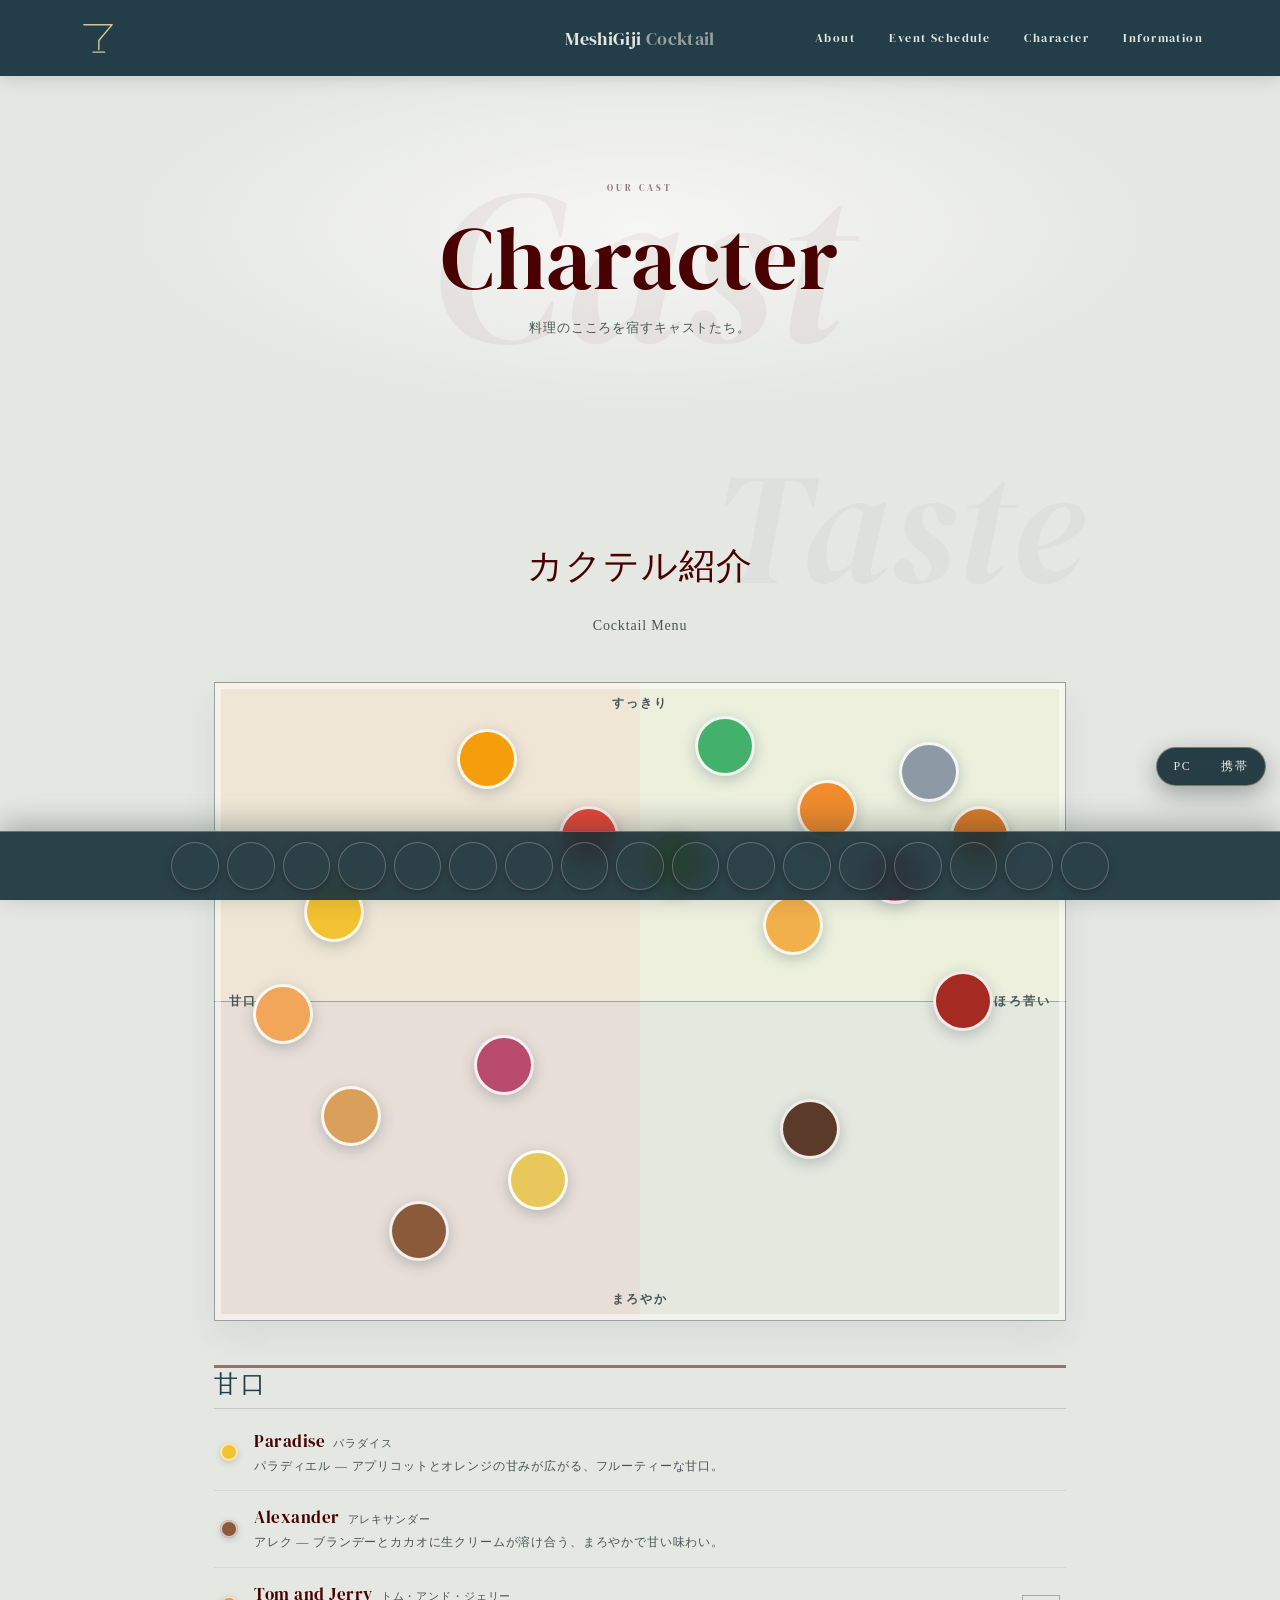
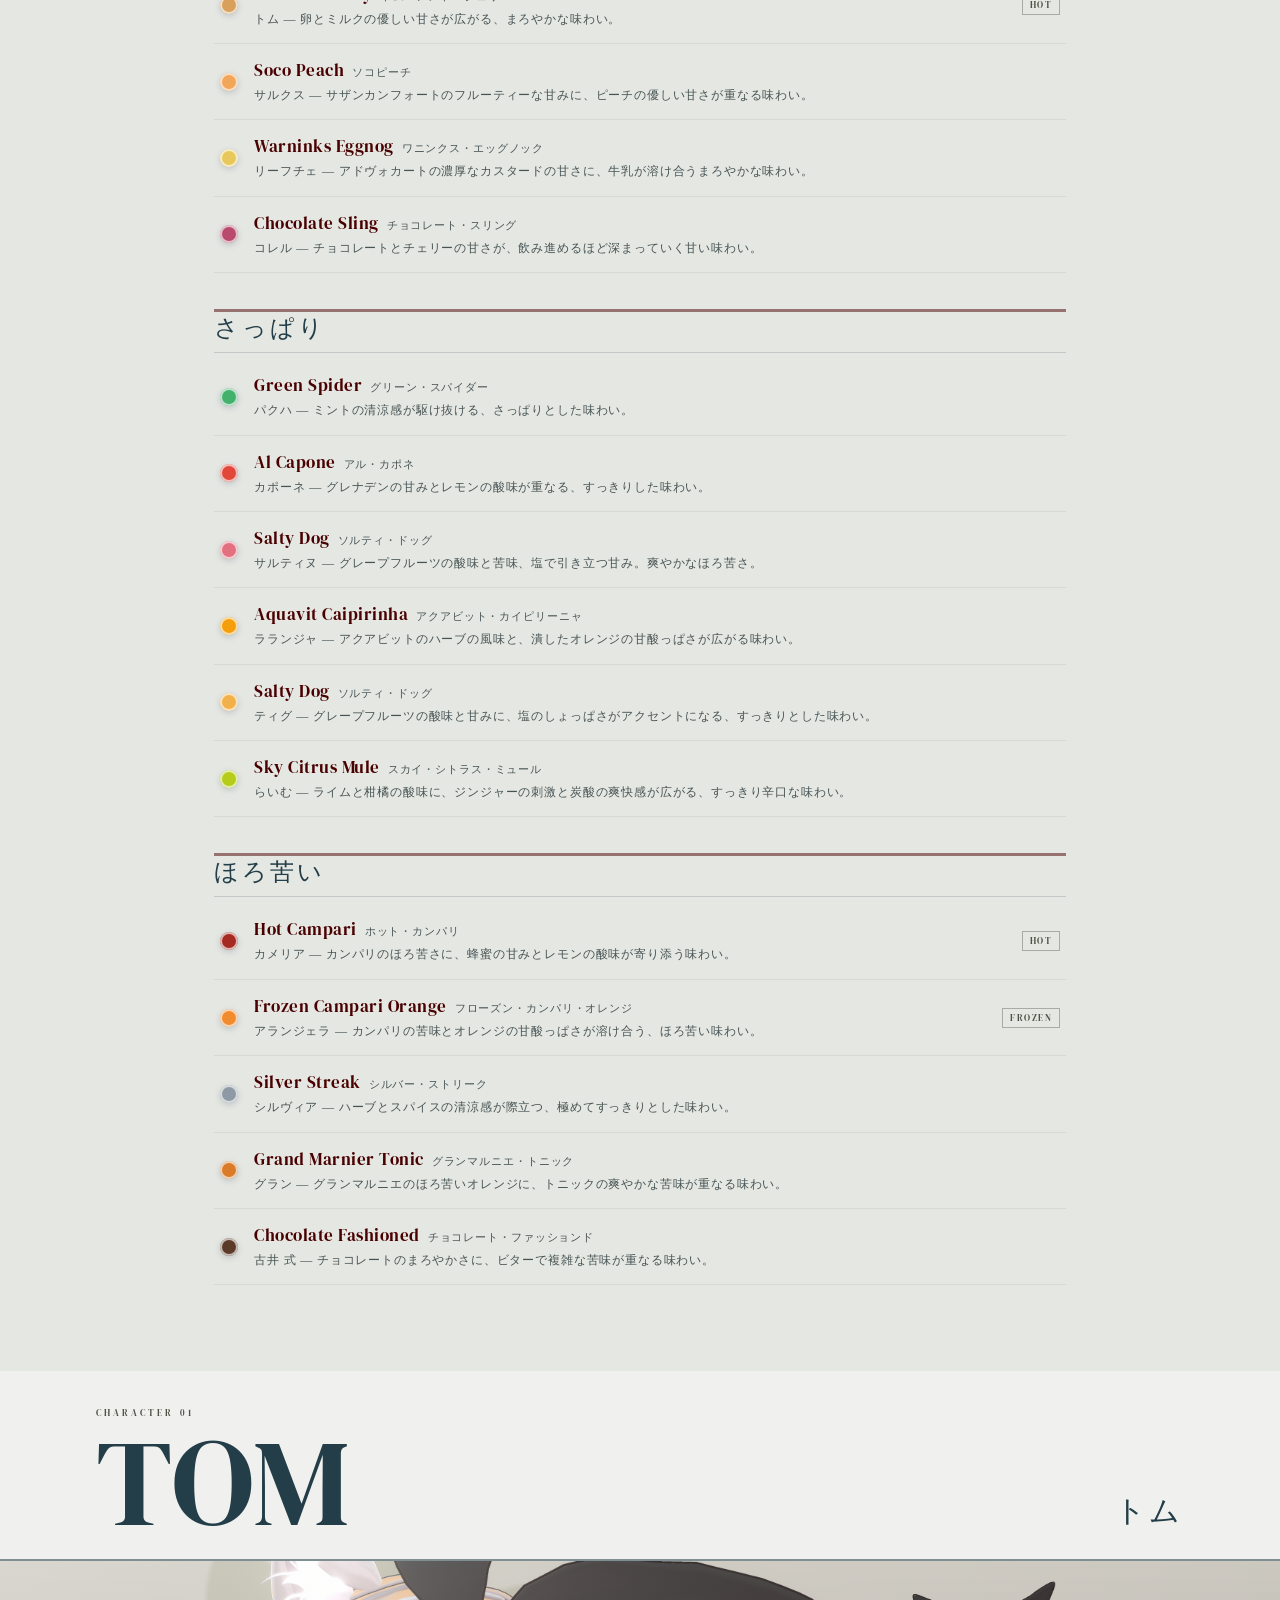
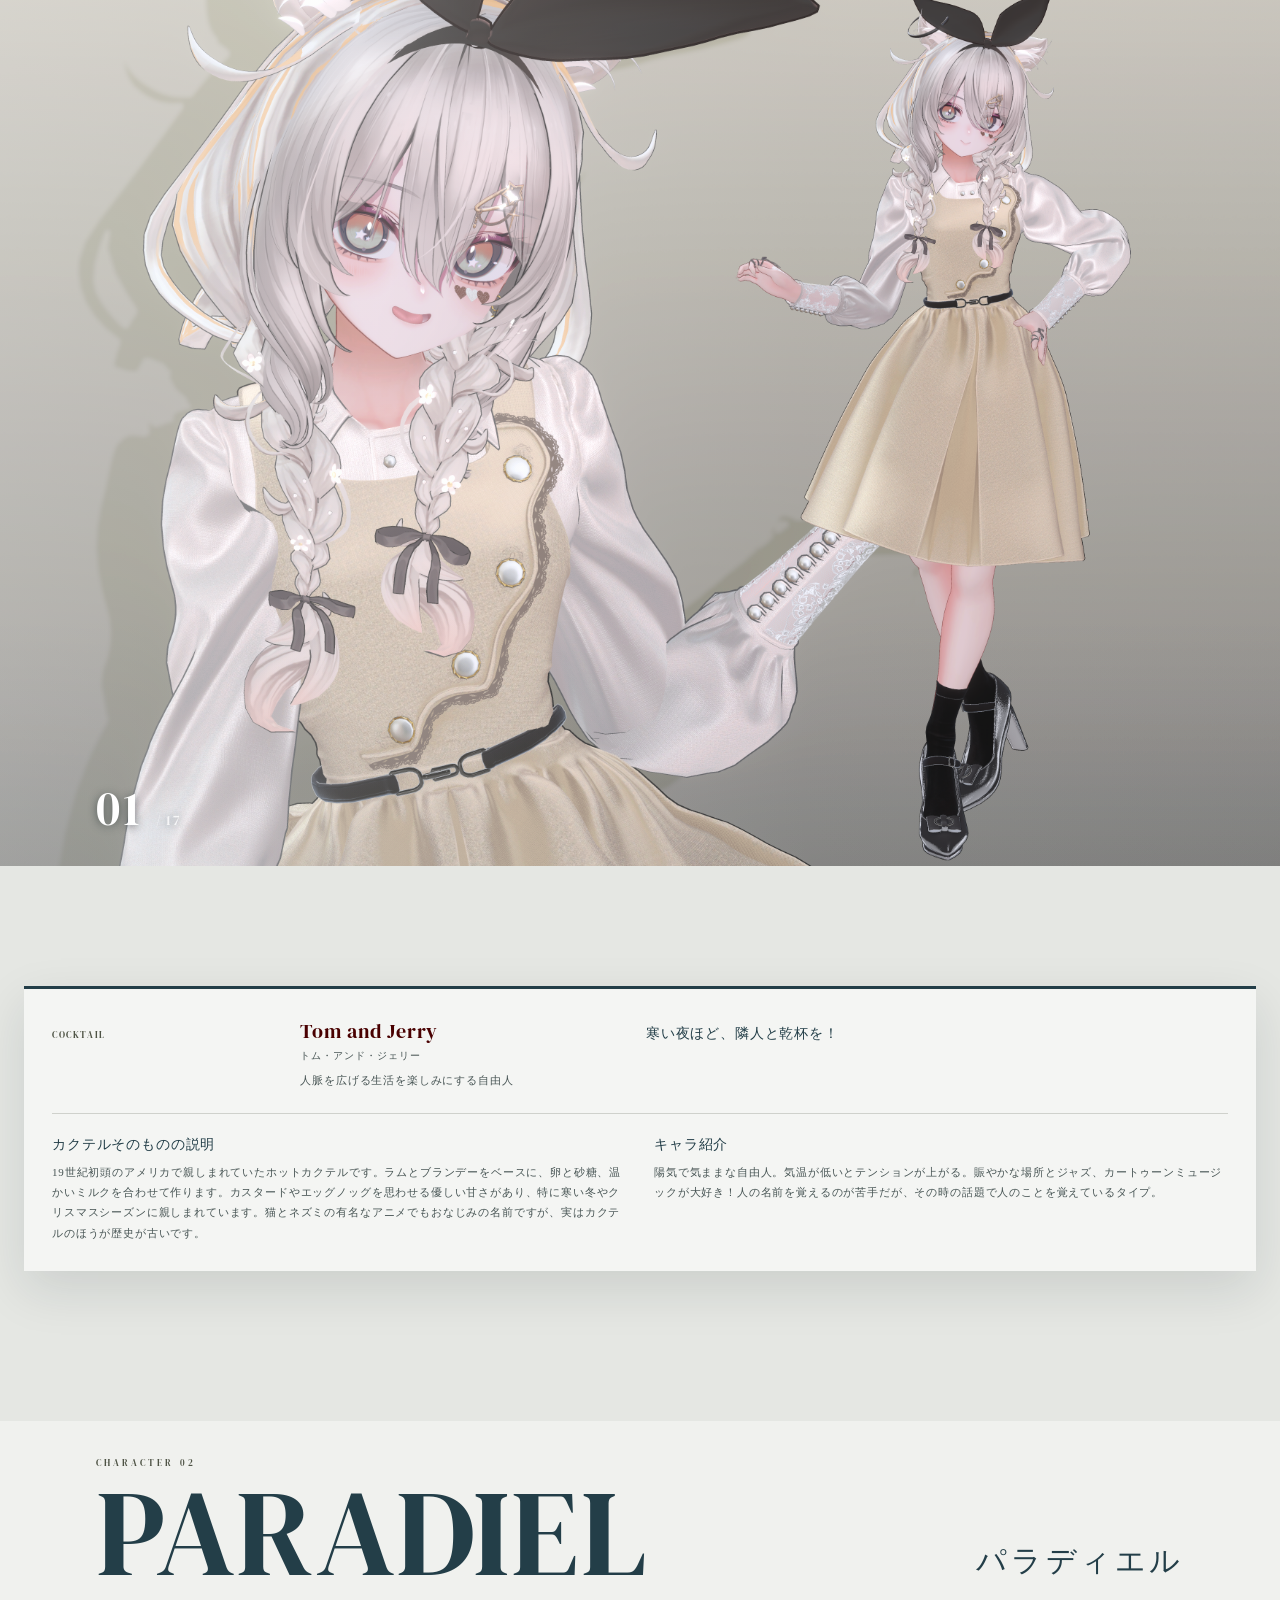
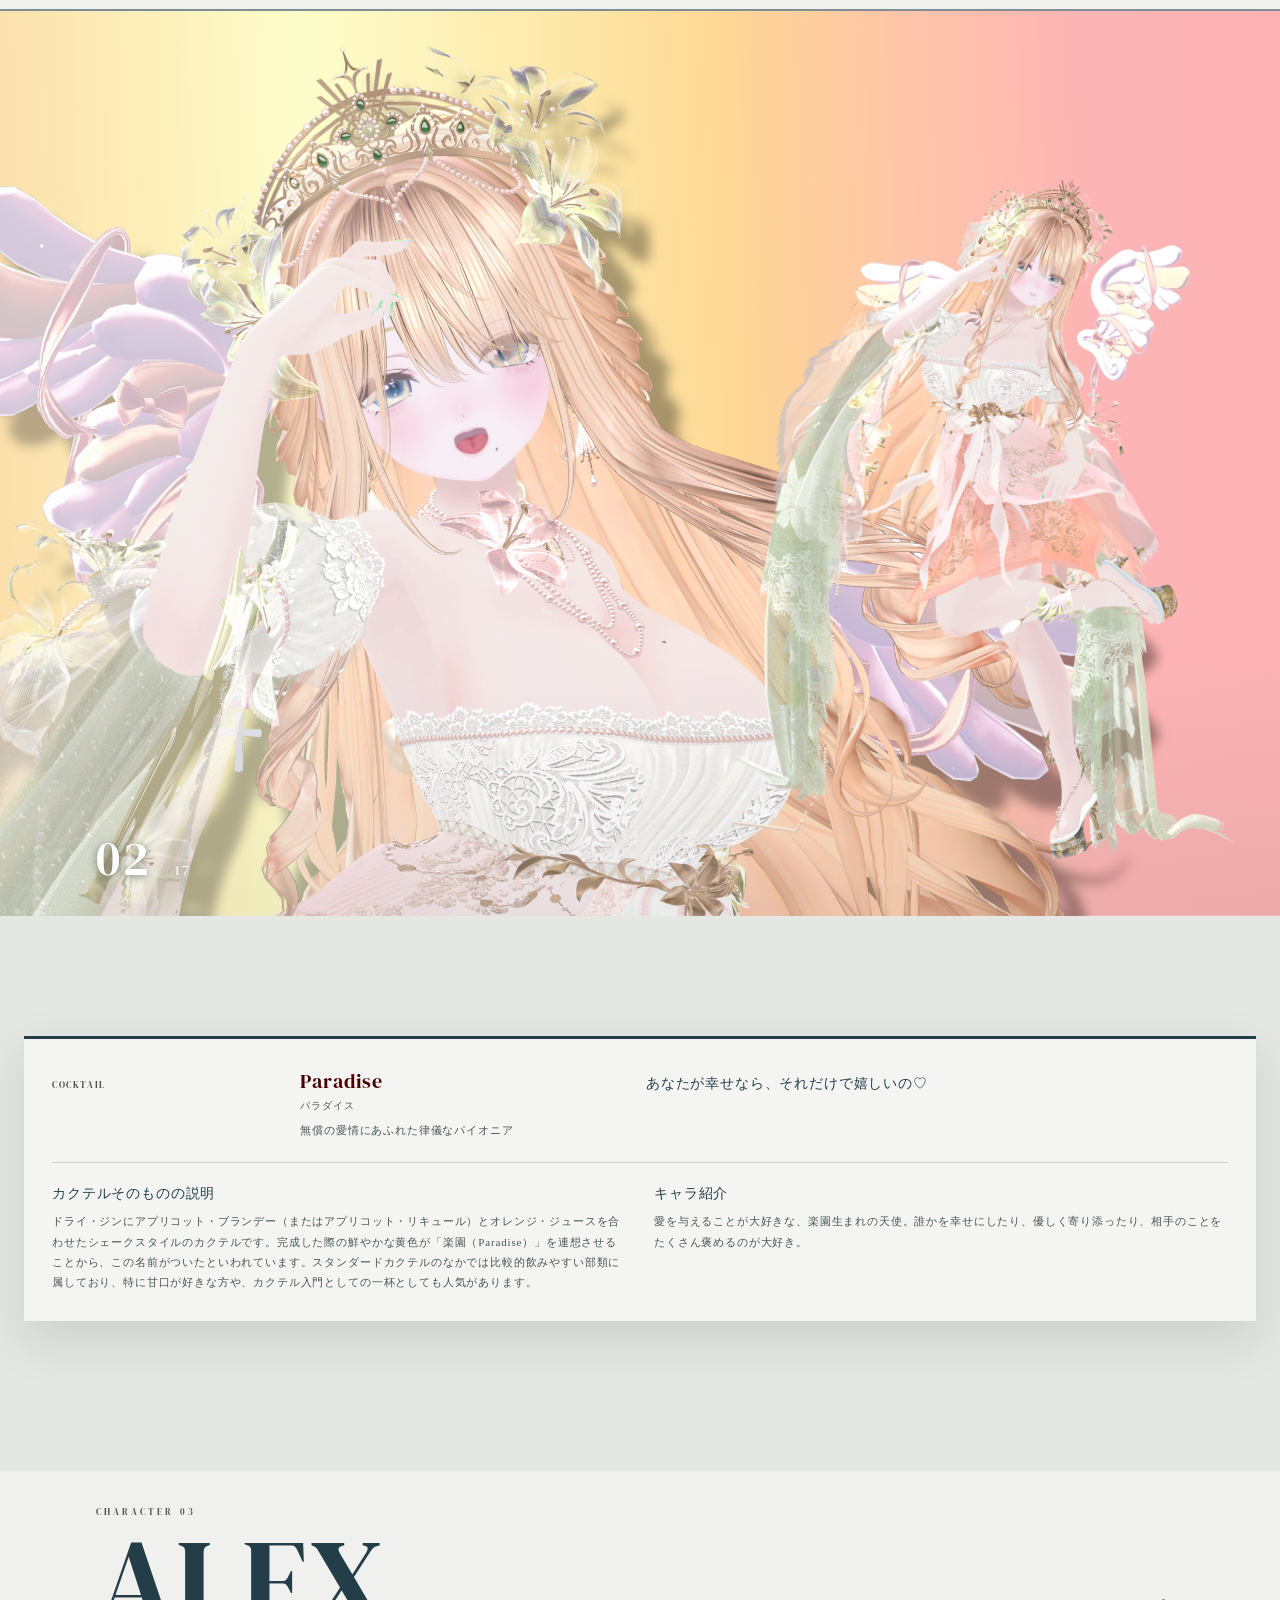
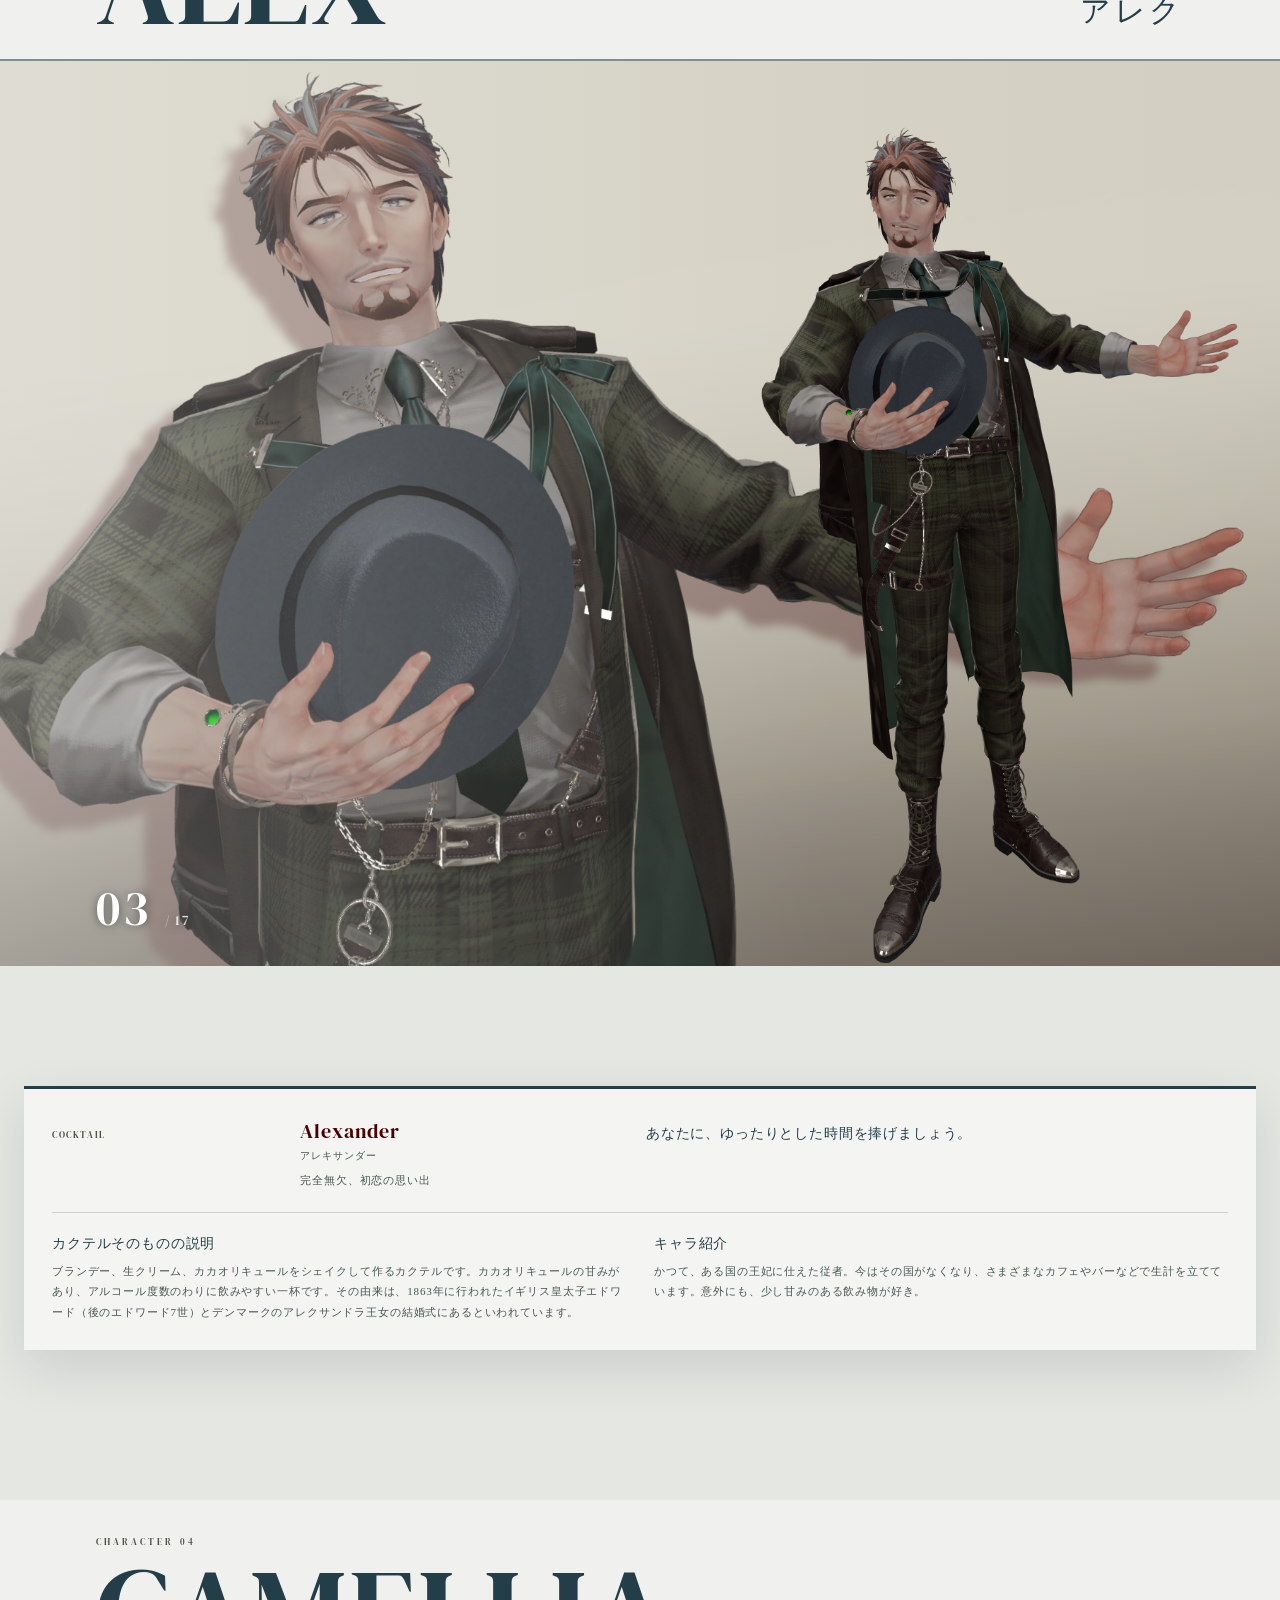
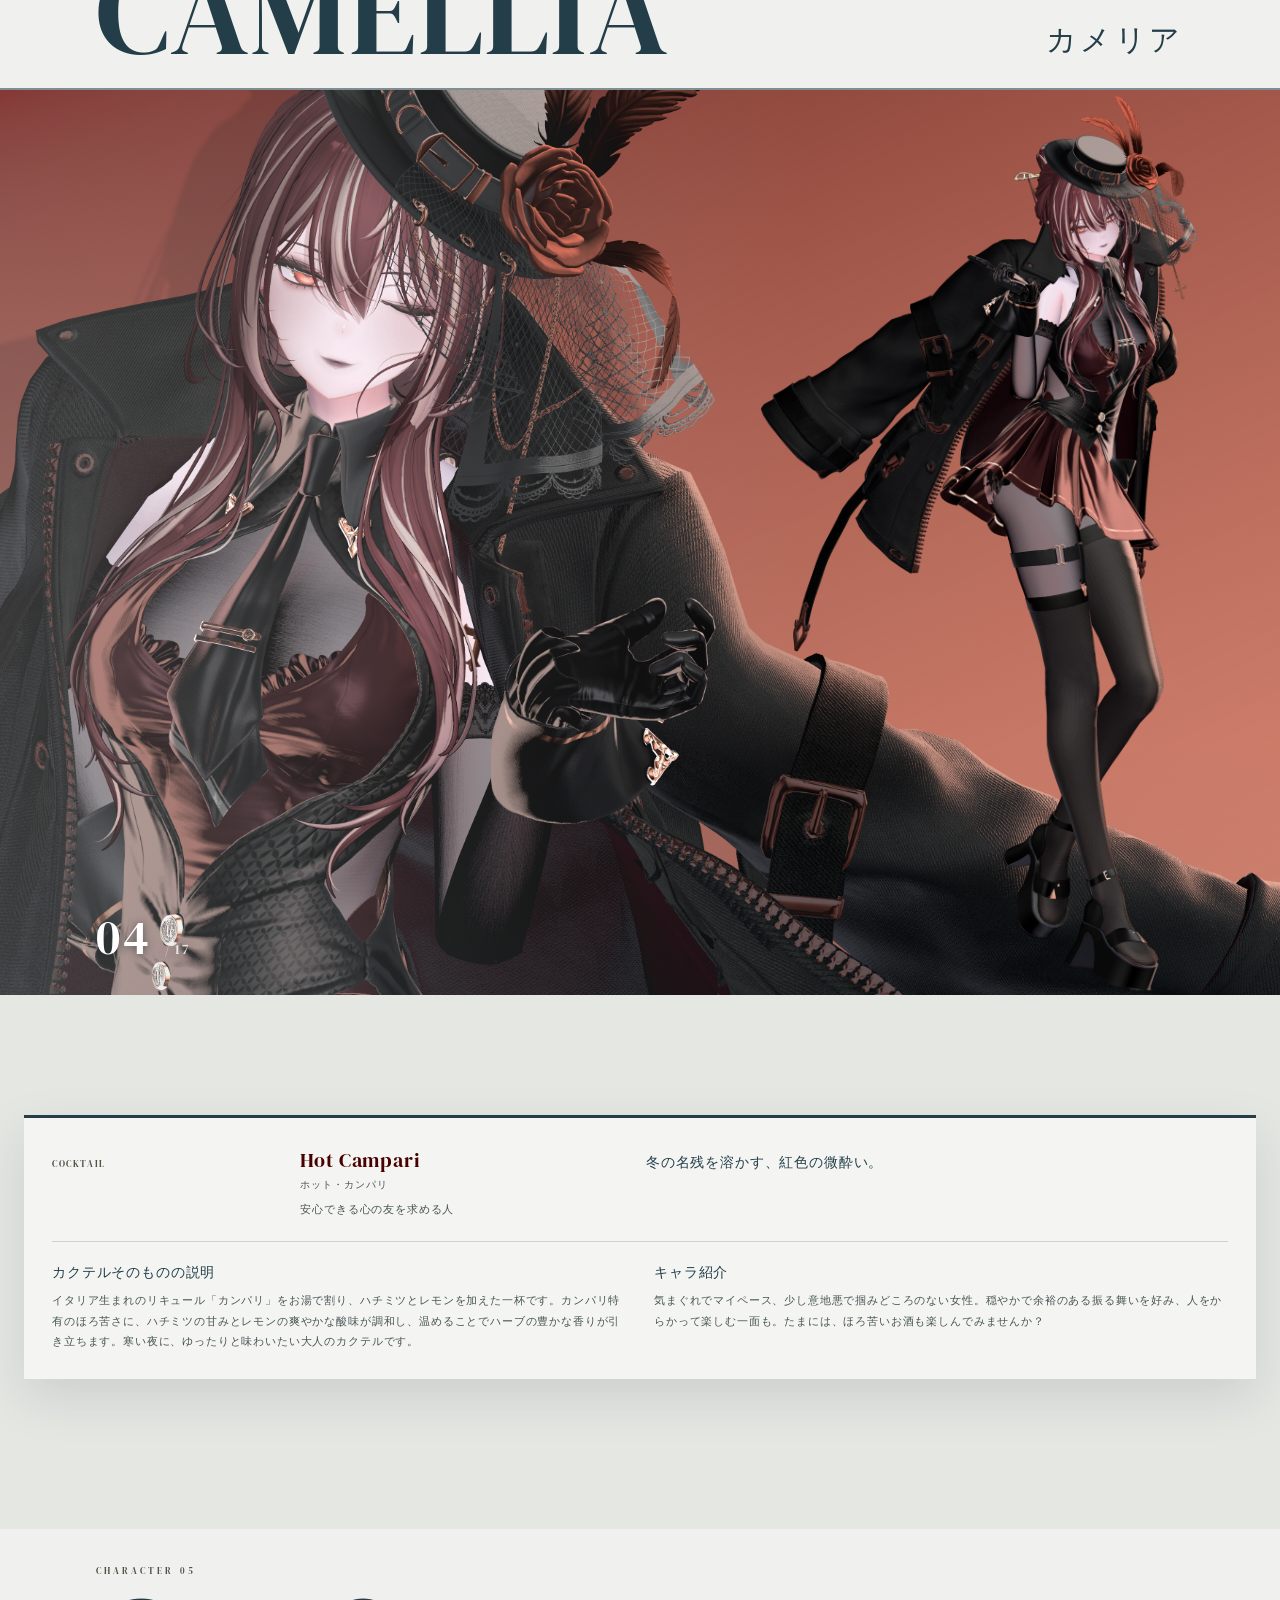
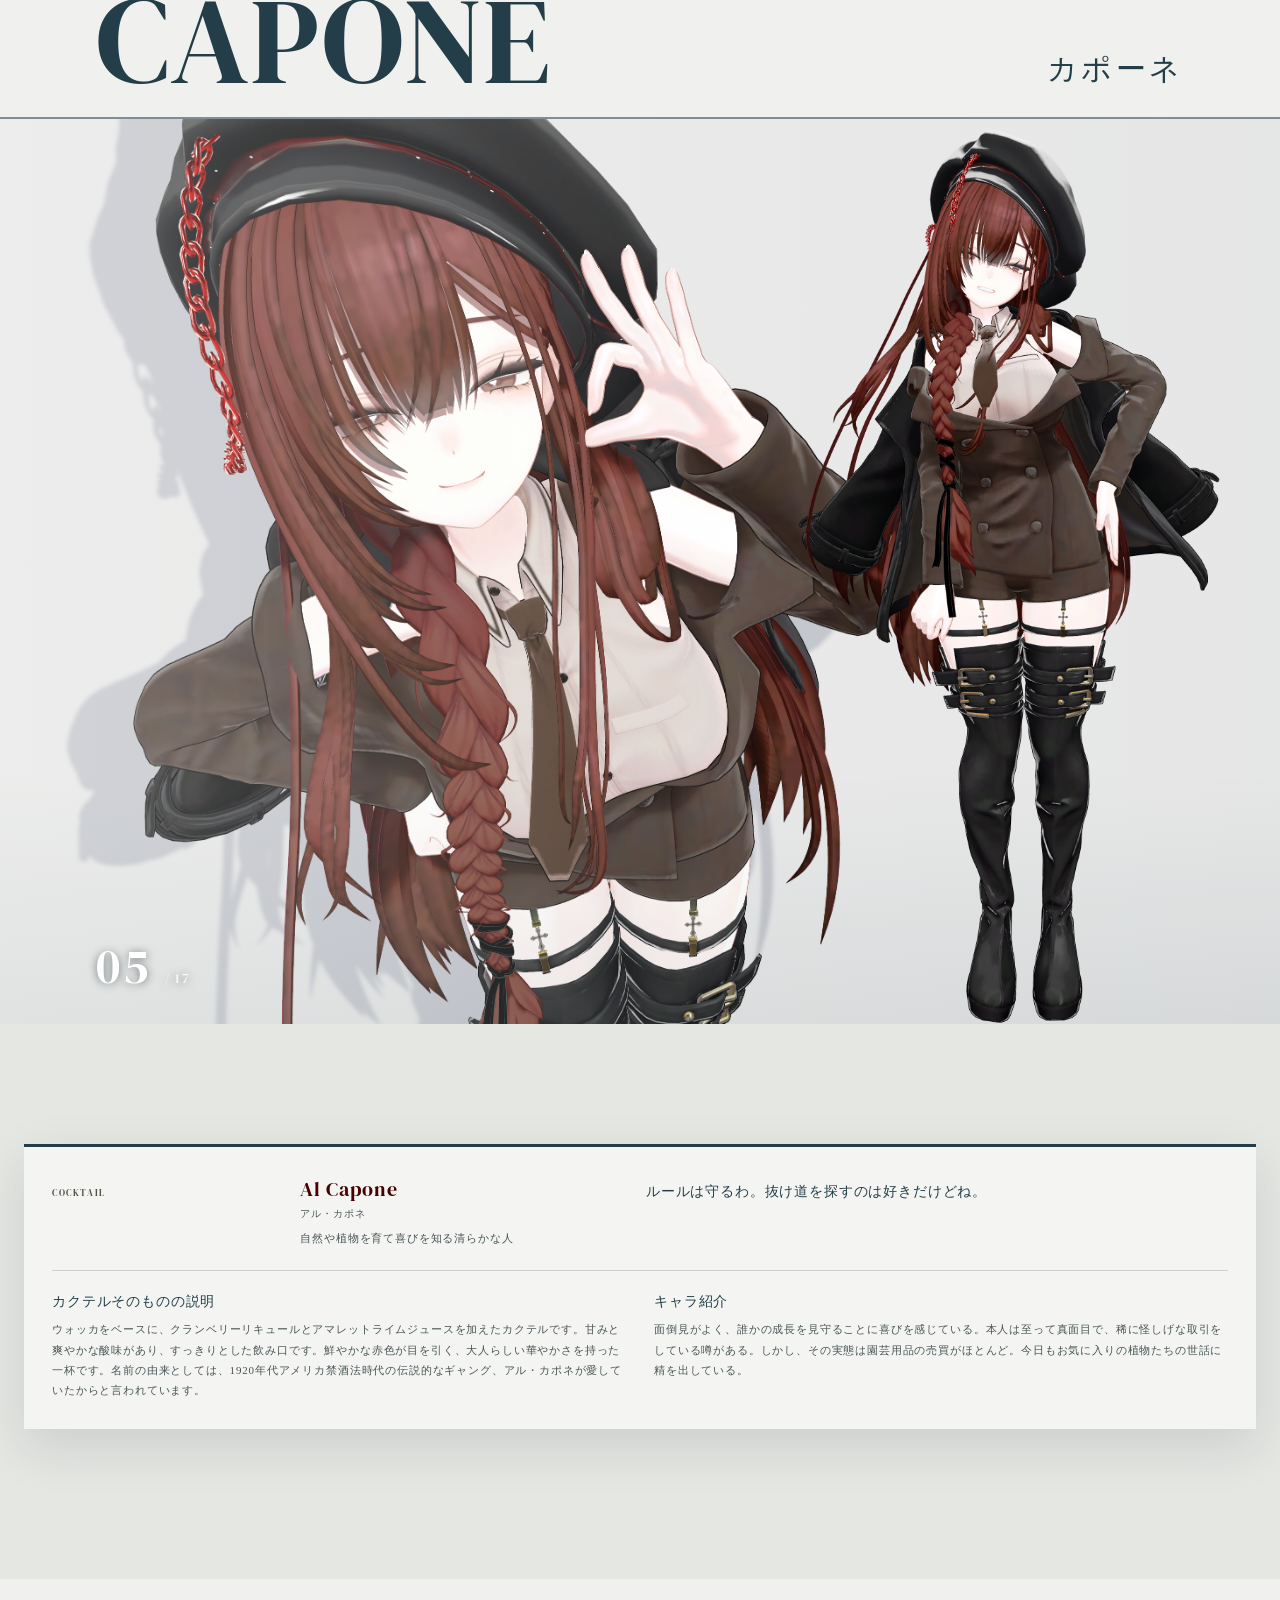
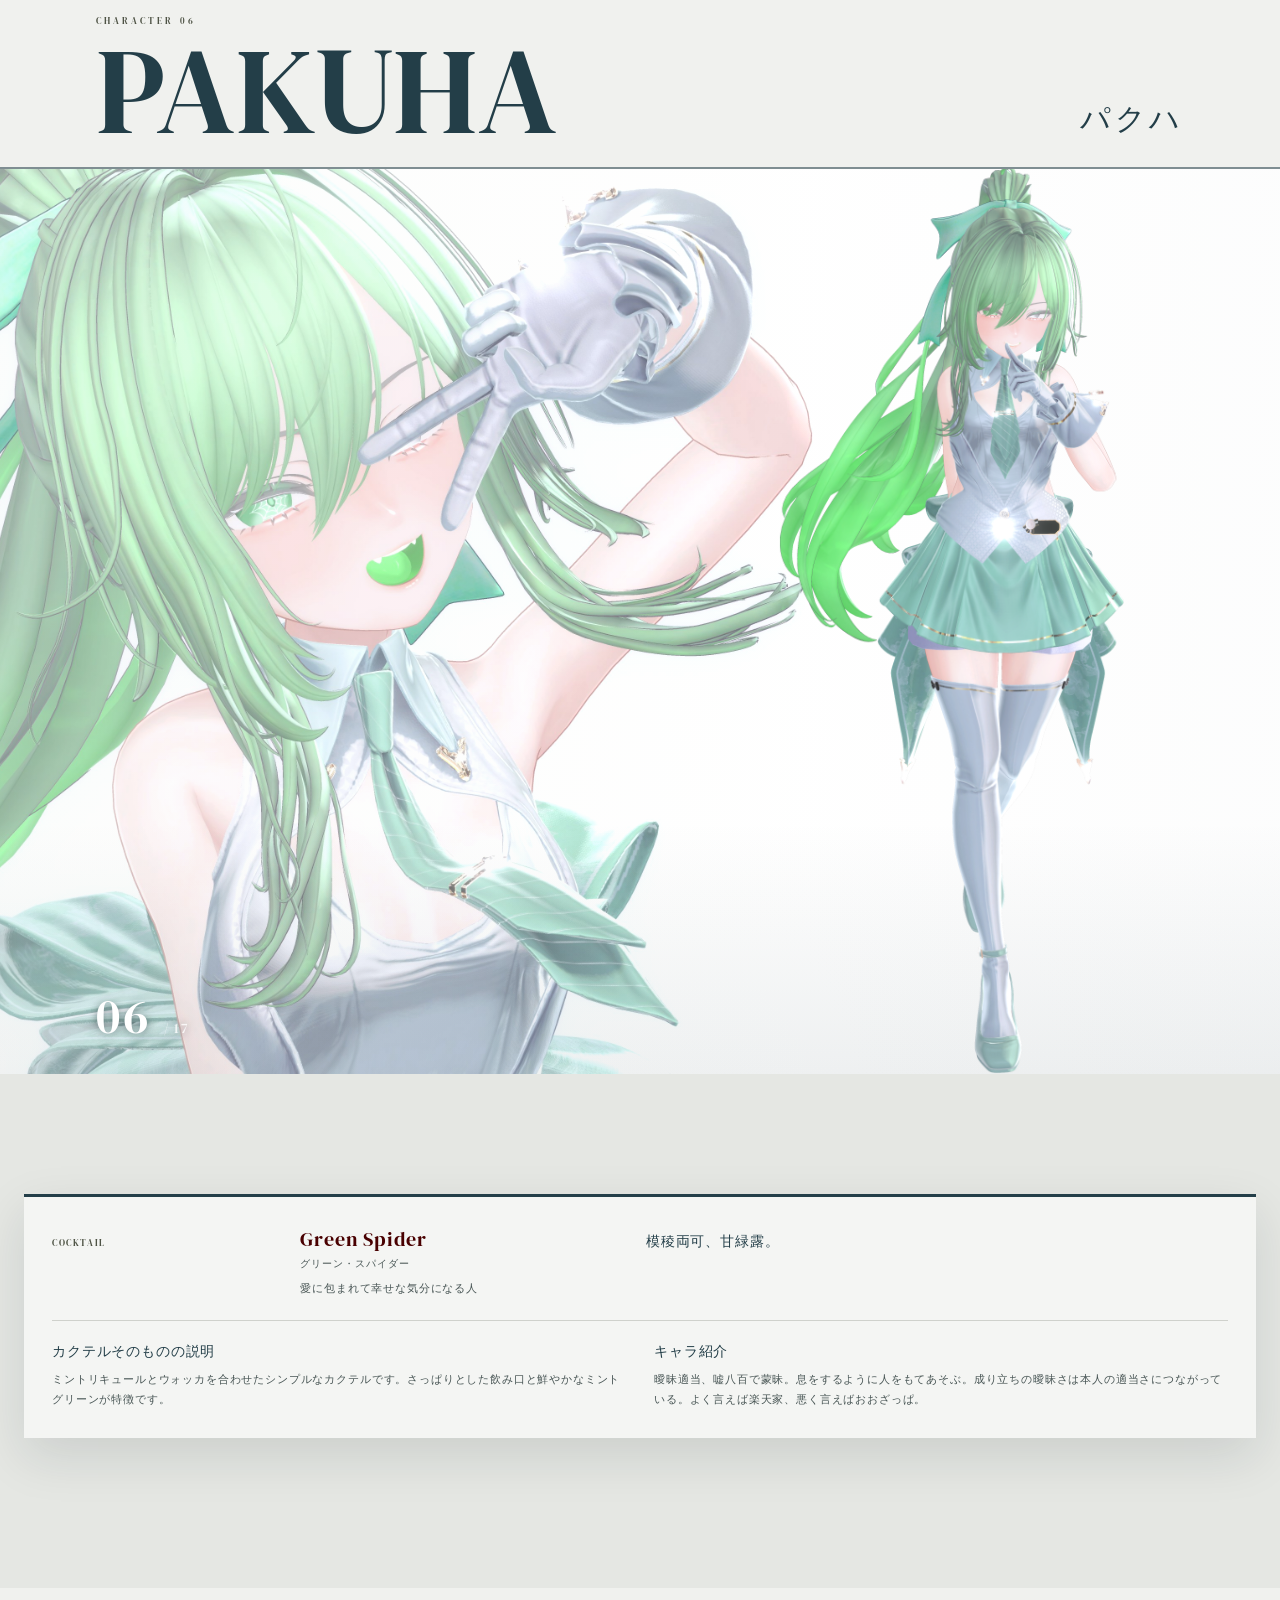
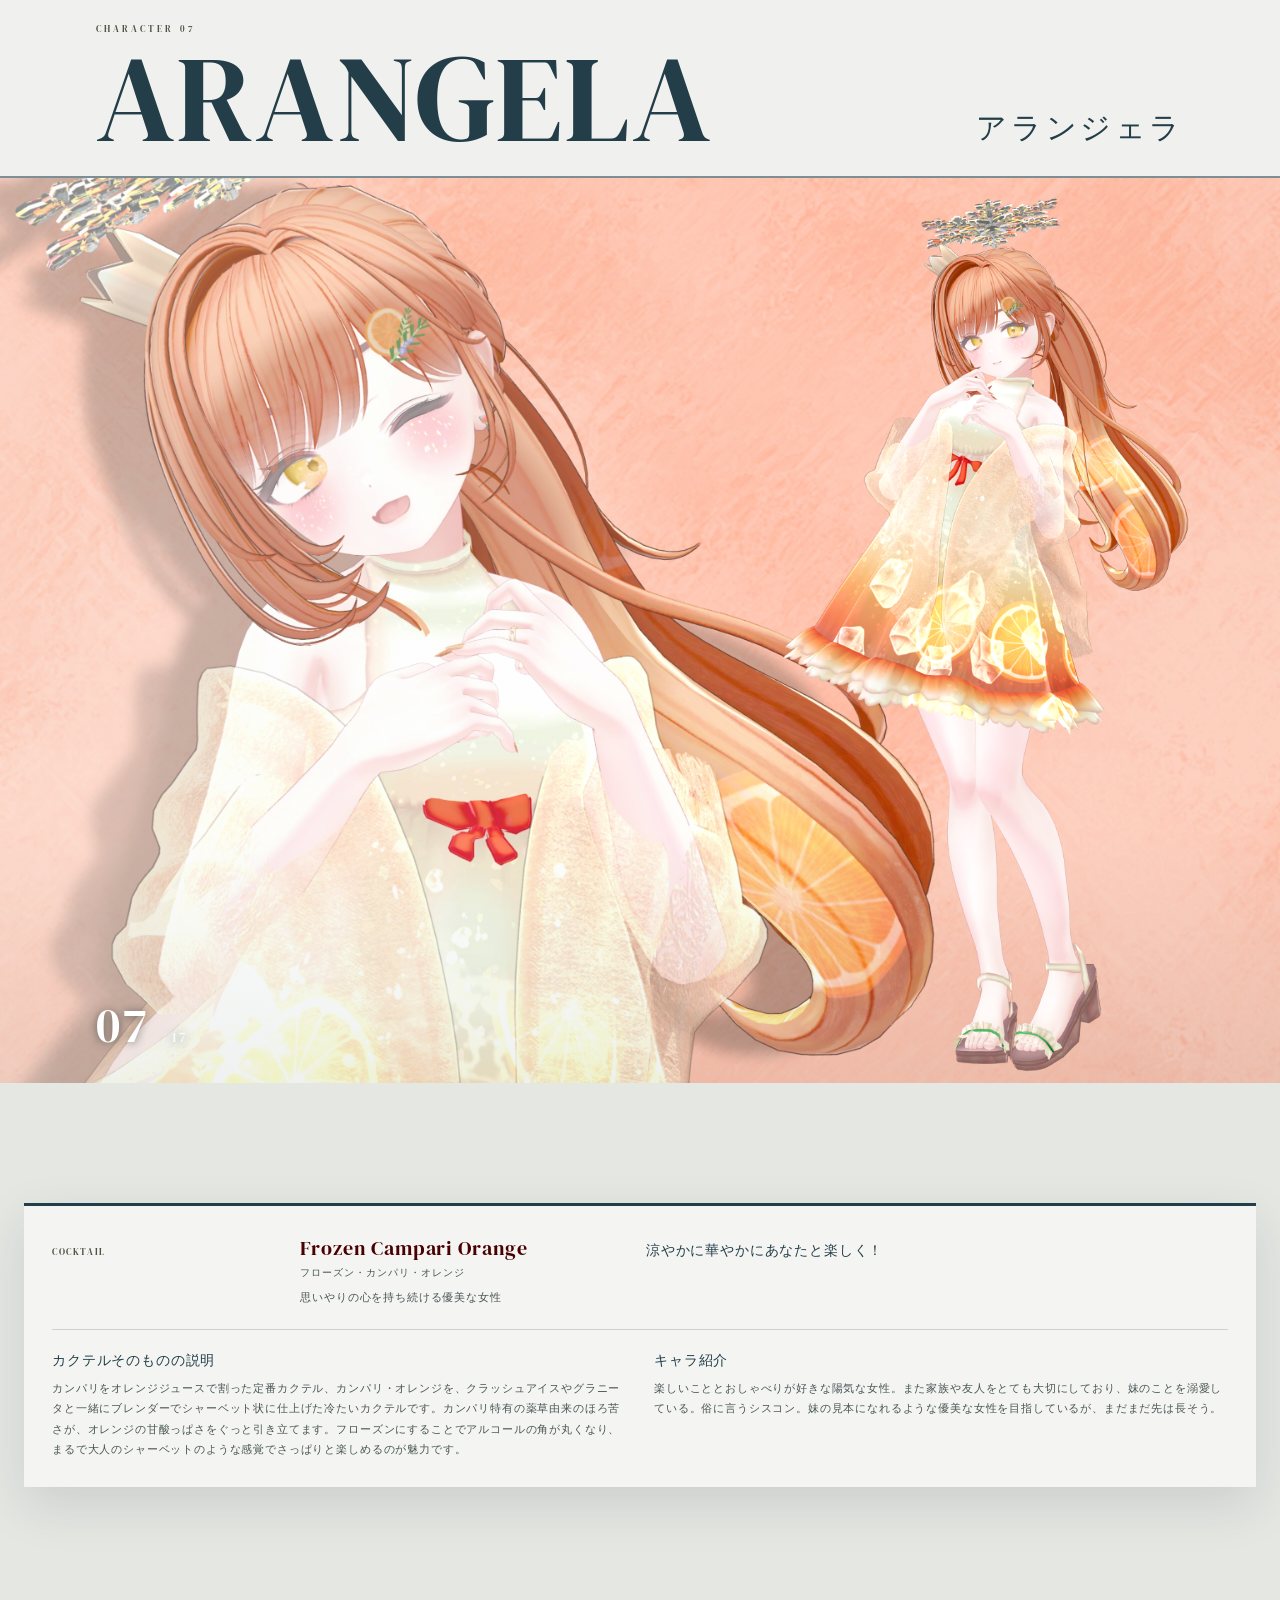
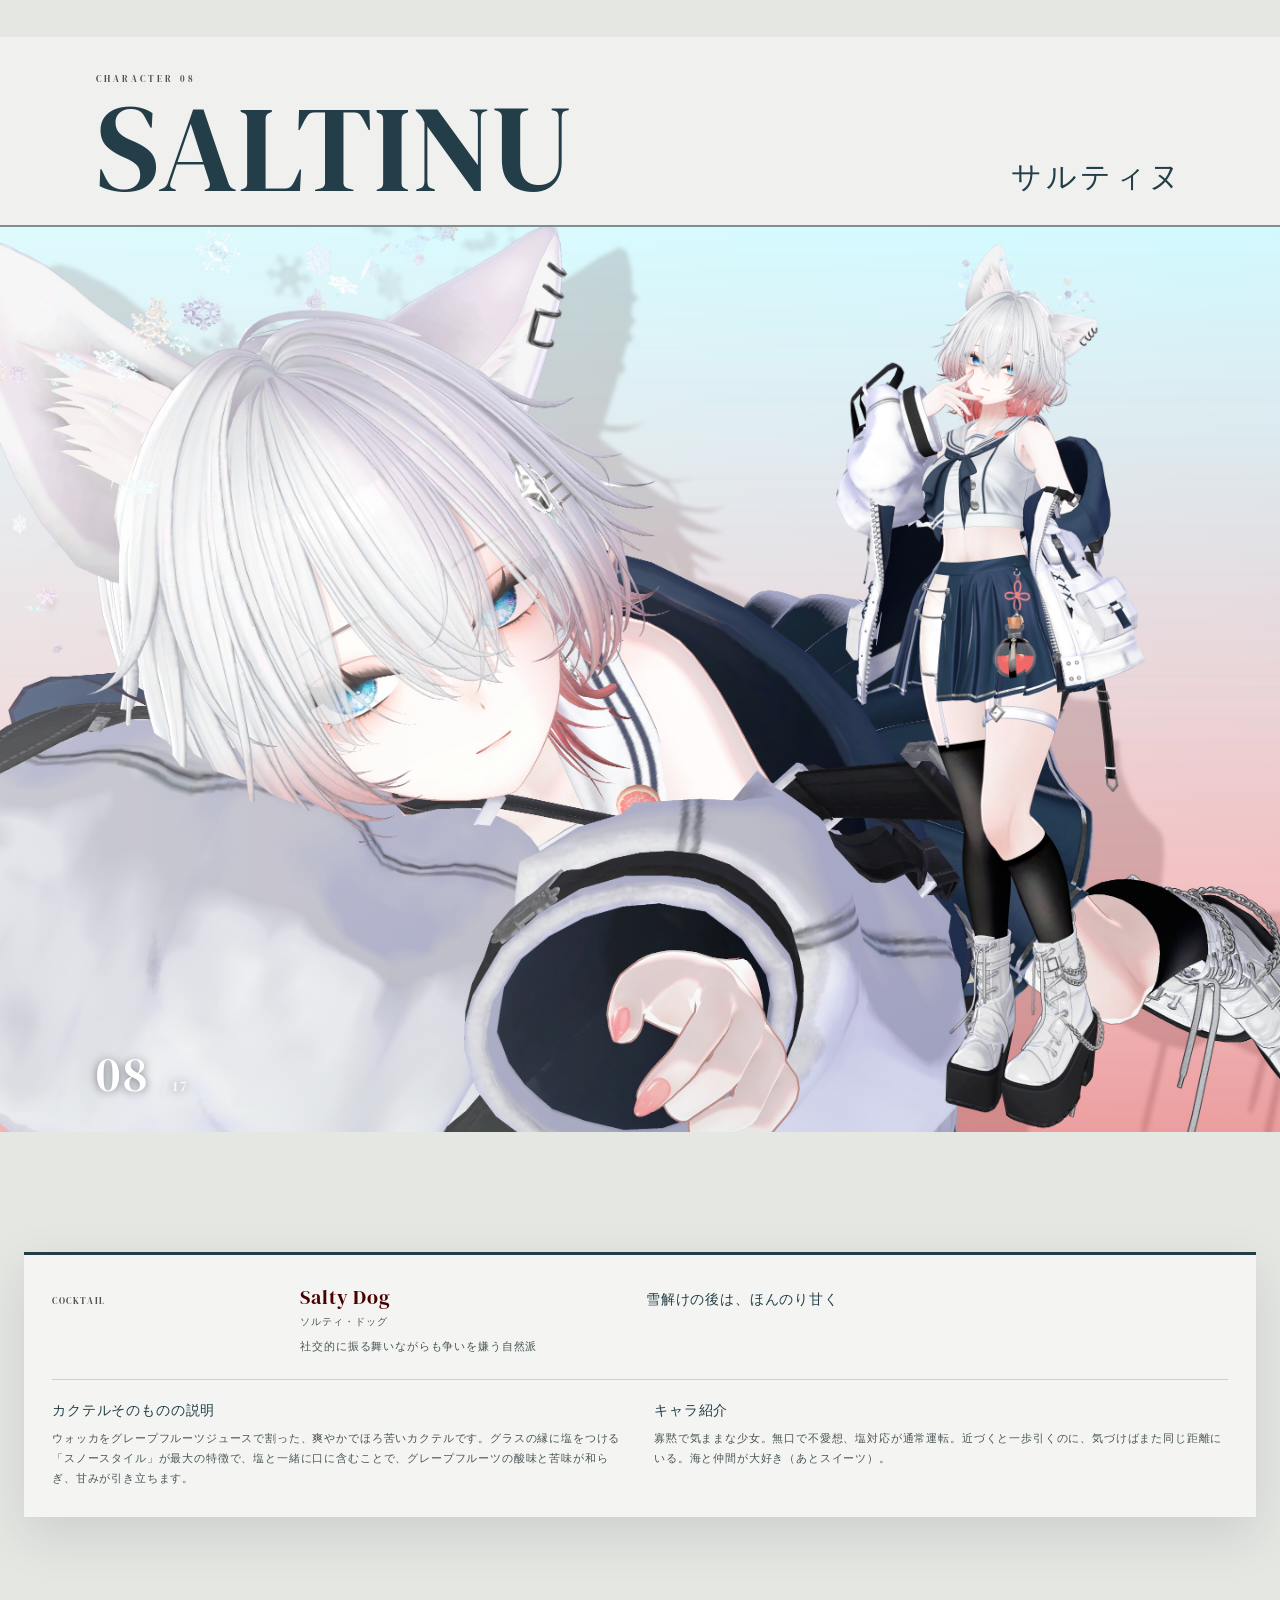
<file: collection.html>
<!doctype html>
<html lang="ja">
<head>
  <meta charset="utf-8"><meta name="viewport" content="width=device-width, initial-scale=1">
  <meta http-equiv="refresh" content="0; url=character.html">
  <link rel="canonical" href="character.html">
  <meta name="theme-color" content="#233e48"><title>Collection | MeshiGiji Cocktail</title>
  <link rel="stylesheet" href="style.css">
</head>
<body>
  <main class="subpage-main">
    <section class="subpage-content"><p>カクテル紹介は <a href="character.html">Character</a> ページへ移動しました。自動で移動しない場合はリンクをクリックしてください。</p></section>
  </main>
</body>
</html>
</file>
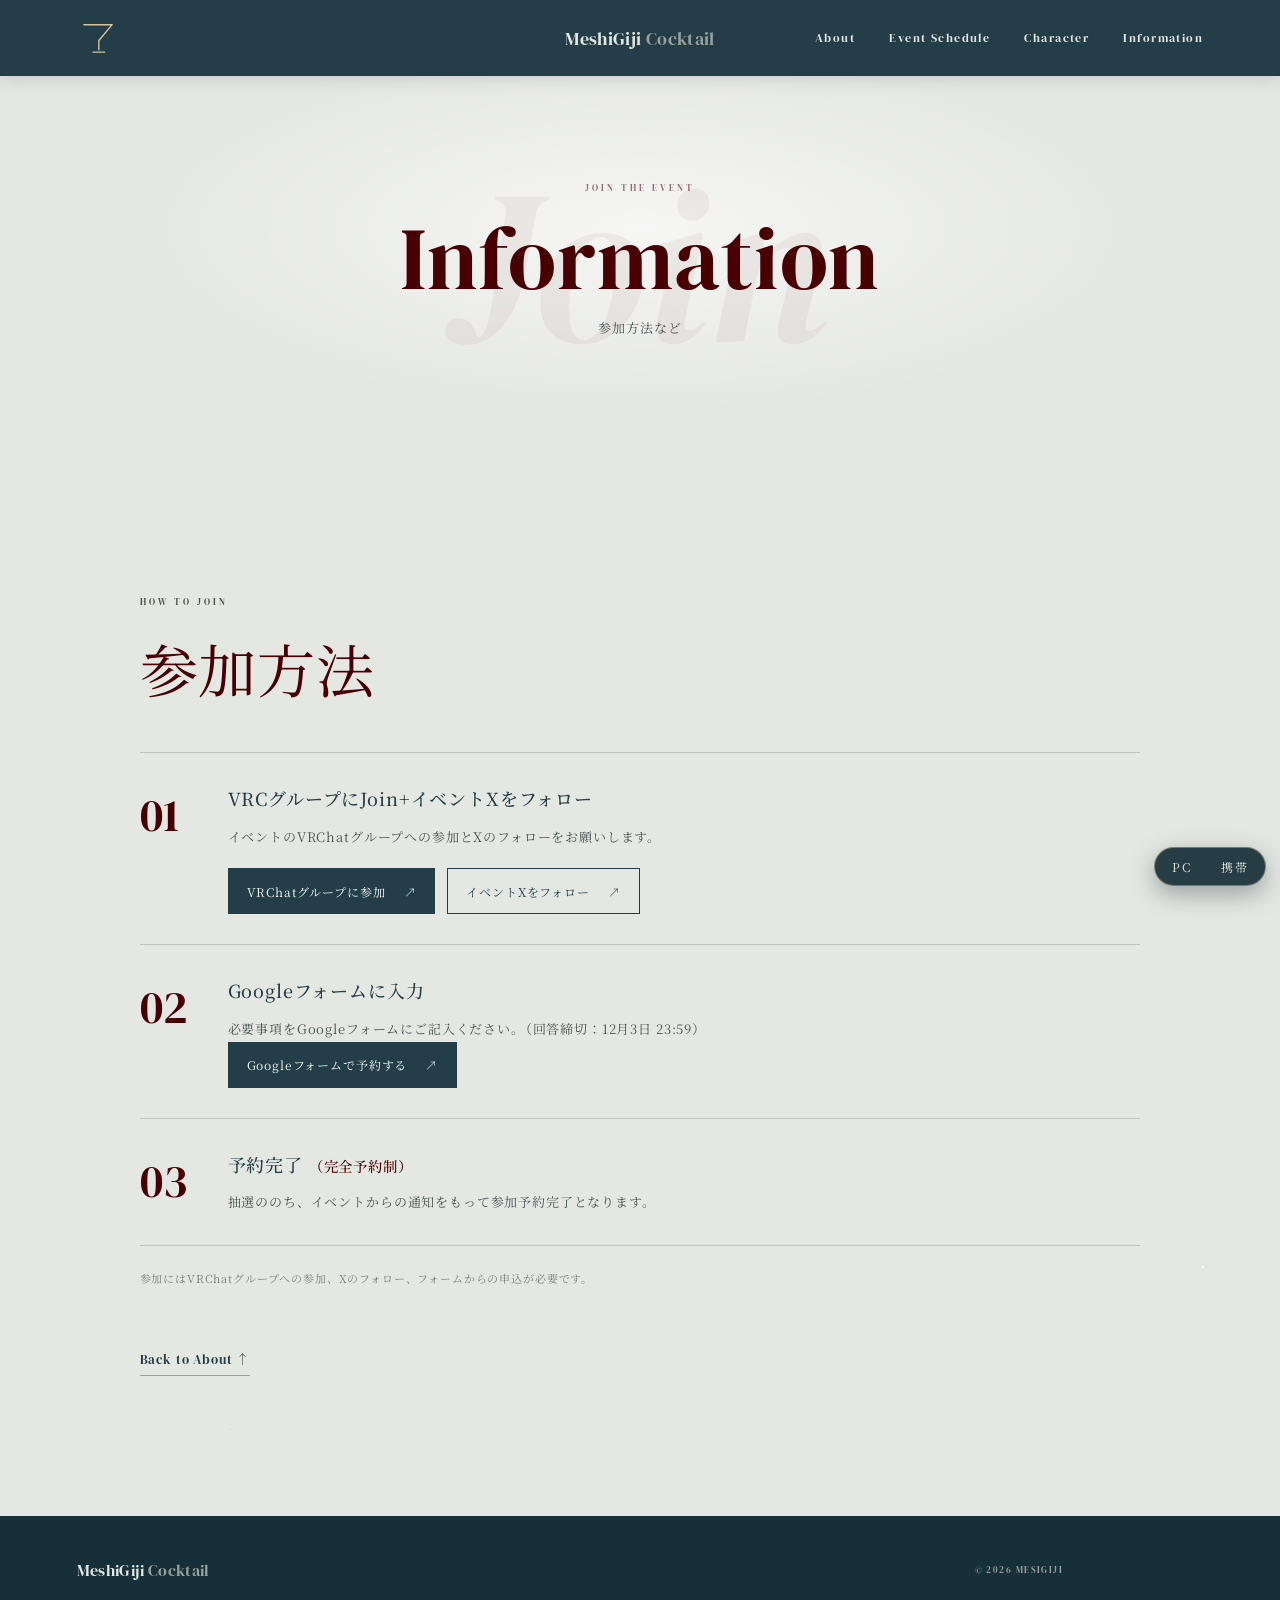
<file: information.html>
<!doctype html>
<html lang="ja">
<head>
  <meta charset="utf-8"><meta name="viewport" content="width=device-width, initial-scale=1">
  <meta name="theme-color" content="#233e48"><title>Information | MeshiGiji Cocktail</title>
  <link rel="preconnect" href="https://fonts.googleapis.com"><link rel="preconnect" href="https://fonts.gstatic.com" crossorigin>
  <link href="https://fonts.googleapis.com/css2?family=DM+Serif+Display:ital@0;1&family=Noto+Serif+JP:wght@400;500;600&display=swap" rel="stylesheet"><link rel="stylesheet" href="style.css?v=20261111-4">
</head>
<body>
  <header class="site-header">
    <a class="brand" href="index.html" aria-label="ホーム"><svg class="brand-mark" viewBox="0 0 48 48" aria-hidden="true"><path d="M7 8h34L25 27v11m-7 3h14" /></svg></a>
    <a class="wordmark" href="index.html">MeshiGiji <i>Cocktail</i></a><button class="menu-toggle" type="button" aria-label="メニューを開く" aria-expanded="false" aria-controls="site-nav"><span></span><span></span></button>
    <nav class="site-nav" id="site-nav" aria-label="メインメニュー"><a href="index.html#about">About</a><a href="schedule.html">Event Schedule</a><a href="character.html">Character</a><a href="information.html" aria-current="page">Information</a></nav>
  </header>
  <main class="subpage-main">
    <section class="subpage-heading" id="information"><p class="eyebrow">JOIN THE EVENT</p><h1>Information</h1><p>参加方法など</p></section>
    <section class="information-content section" aria-labelledby="join-title">
      <p class="eyebrow">HOW TO JOIN</p><h2 id="join-title">参加方法</h2>
      <div class="join-steps">
        <article class="join-step"><span class="step-number">01</span><div><h3>VRCグループにJoin+イベントXをフォロー</h3><p>イベントのVRChatグループへの参加とXのフォローをお願いします。</p><div class="action-links"><a class="action-button" href="https://vrc.group/ME41.1315" target="_blank" rel="noopener noreferrer">VRChatグループに参加 <span aria-hidden="true">↗</span></a><a class="action-button action-button--light" href="https://x.com/Meshigzi" target="_blank" rel="noopener noreferrer">イベントXをフォロー <span aria-hidden="true">↗</span></a></div></div></article>
        <article class="join-step"><span class="step-number">02</span><div><h3>Googleフォームに入力</h3><p>必要事項をGoogleフォームにご記入ください。（回答締切：12月3日 23:59）</p><a class="action-button form-button" href="https://docs.google.com/forms/d/e/1FAIpQLScf4QNEZXuKmaLZZMZM7eJzyhaM8VFKbcqsJQWEX_uRlzxTlA/viewform" target="_blank" rel="noopener noreferrer">Googleフォームで予約する <span aria-hidden="true">↗</span></a></div></article>
        <article class="join-step"><span class="step-number">03</span><div><h3>予約完了 <span class="reservation-note">（完全予約制）</span></h3><p>抽選ののち、イベントからの通知をもって参加予約完了となります。</p></div></article>
      </div>
      <p class="information-footnote">参加にはVRChatグループへの参加、Xのフォロー、フォームからの申込が必要です。</p>
      <a class="back-home" href="index.html">Back to About ↑</a>
    </section>
  </main>
  <footer class="site-footer"><a class="footer-brand" href="index.html">MeshiGiji <i>Cocktail</i></a><span>© 2026 MESIGIJI</span></footer>  <div class="view-toggle" role="group" aria-label="表示モード切り替え">
    <button type="button" data-view-set="pc" aria-pressed="false">PC</button>
    <button type="button" data-view-set="sp" aria-pressed="false">携帯</button>
  </div>
<script src="script.js"></script>
</body>
</html>
</file>
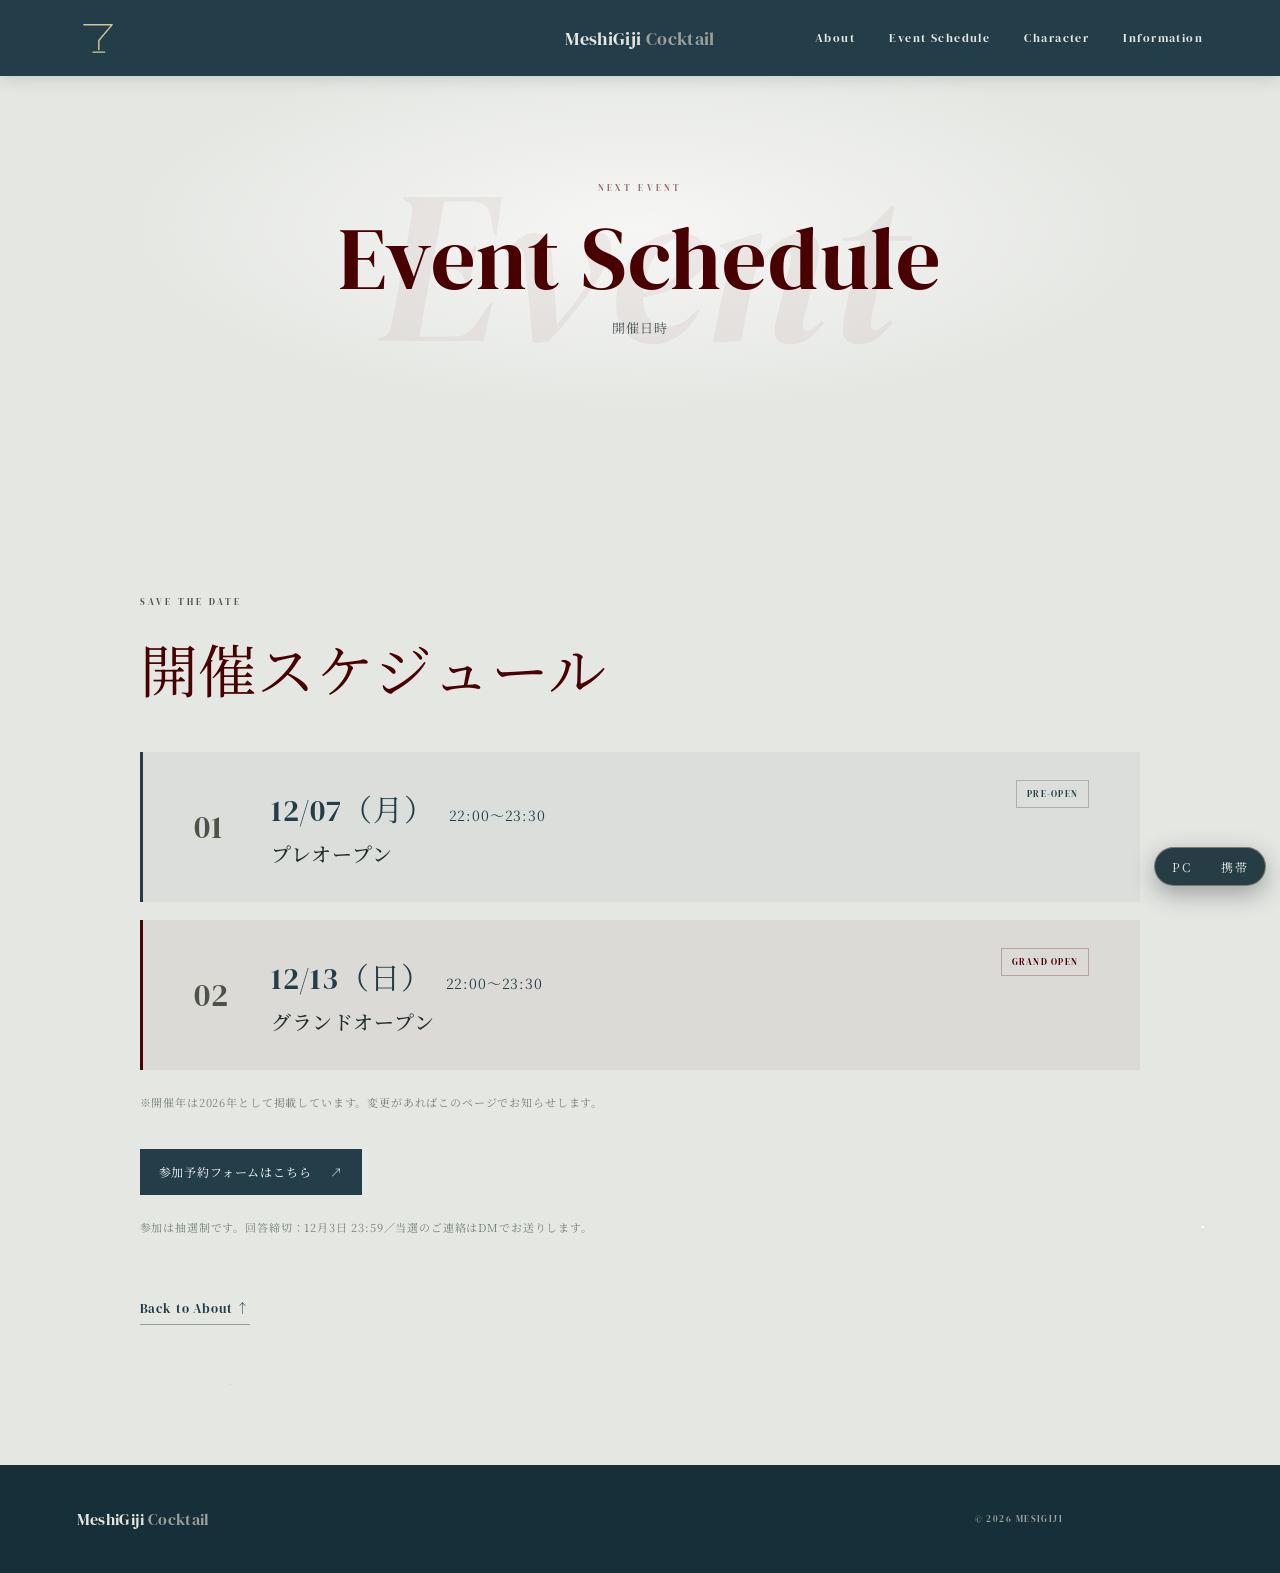
<file: schedule.html>
<!doctype html>
<html lang="ja">
<head>
  <meta charset="utf-8"><meta name="viewport" content="width=device-width, initial-scale=1">
  <meta name="theme-color" content="#233e48"><title>Event Schedule | MeshiGiji Cocktail</title>
  <link rel="preconnect" href="https://fonts.googleapis.com"><link rel="preconnect" href="https://fonts.gstatic.com" crossorigin>
  <link href="https://fonts.googleapis.com/css2?family=DM+Serif+Display:ital@0;1&family=Noto+Serif+JP:wght@400;500;600&display=swap" rel="stylesheet"><link rel="stylesheet" href="style.css?v=20261111-4">
</head>
<body>
  <header class="site-header">
    <a class="brand" href="index.html" aria-label="ホーム"><svg class="brand-mark" viewBox="0 0 48 48" aria-hidden="true"><path d="M7 8h34L25 27v11m-7 3h14" /></svg></a>
    <a class="wordmark" href="index.html">MeshiGiji <i>Cocktail</i></a><button class="menu-toggle" type="button" aria-label="メニューを開く" aria-expanded="false" aria-controls="site-nav"><span></span><span></span></button>
    <nav class="site-nav" id="site-nav" aria-label="メインメニュー"><a href="index.html#about">About</a><a href="schedule.html" aria-current="page">Event Schedule</a><a href="character.html">Character</a><a href="information.html">Information</a></nav>
  </header>
  <main class="subpage-main">
    <section class="subpage-heading" id="schedule"><p class="eyebrow">NEXT EVENT</p><h1>Event Schedule</h1><p>開催日時</p></section>
    <section class="schedule-content section" aria-labelledby="schedule-title">
      <p class="eyebrow">SAVE THE DATE</p><h2 id="schedule-title">開催スケジュール</h2>
      <div class="schedule-list">
        <article class="schedule-card"><span class="schedule-number">01</span><div><p class="schedule-date"><time datetime="2026-12-07T22:00">12/07（月）</time><span>22:00〜23:30</span></p><h3>プレオープン</h3></div><span class="schedule-tag">PRE-OPEN</span></article>
        <article class="schedule-card schedule-card--grand"><span class="schedule-number">02</span><div><p class="schedule-date"><time datetime="2026-12-13T22:00">12/13（日）</time><span>22:00〜23:30</span></p><h3>グランドオープン</h3></div><span class="schedule-tag">GRAND OPEN</span></article>
      </div>
      <p class="schedule-note">※開催年は2026年として掲載しています。変更があればこのページでお知らせします。</p>
      <div class="action-links"><a class="action-button form-button" href="https://docs.google.com/forms/d/e/1FAIpQLScf4QNEZXuKmaLZZMZM7eJzyhaM8VFKbcqsJQWEX_uRlzxTlA/viewform" target="_blank" rel="noopener noreferrer">参加予約フォームはこちら <span aria-hidden="true">↗</span></a></div>
      <p class="schedule-note">参加は抽選制です。回答締切：12月3日 23:59／当選のご連絡はDMでお送りします。</p>
      <a class="back-home" href="index.html">Back to About ↑</a>
    </section>
  </main>
  <footer class="site-footer"><a class="footer-brand" href="index.html">MeshiGiji <i>Cocktail</i></a><span>© 2026 MESIGIJI</span></footer>  <div class="view-toggle" role="group" aria-label="表示モード切り替え">
    <button type="button" data-view-set="pc" aria-pressed="false">PC</button>
    <button type="button" data-view-set="sp" aria-pressed="false">携帯</button>
  </div>
<script src="script.js"></script>
</body>
</html>
</file>
<file: style.css>
:root {
  --wine: #490001;
  --olive: #4e5345;
  --mist: #9aa09c;
  --blue: #233e48;
  --ink: #202c2c;
  --ink-soft: #475454;
  --cream: #e5e7e3;
  --paper: #f0f1ee;
  --serif: "DM Serif Display", "Noto Serif JP", serif;
  --jp: "Noto Serif JP", serif;
}

* { box-sizing: border-box; }
html { scroll-behavior: smooth; }
body {
  margin: 0;
  color: var(--ink);
  background-color: var(--cream);
  background-image:
    radial-gradient(2px 2px at 8% 14%, rgba(255,255,255,.8) 50%, transparent 60%),
    radial-gradient(1.5px 1.5px at 83% 24%, rgba(35,62,72,.18) 50%, transparent 60%),
    radial-gradient(2px 2px at 94% 78%, rgba(255,255,255,.9) 50%, transparent 60%),
    radial-gradient(1px 1px at 18% 88%, rgba(35,62,72,.15) 50%, transparent 60%);
  font: 14px var(--jp), serif;
  letter-spacing: .06em;
}

.site-header {
  height: 76px;
  padding: 0 clamp(22px, 6vw, 96px);
  display: flex;
  align-items: center;
  justify-content: space-between;
  position: relative;
  z-index: 2;
  color: var(--cream);
  background: var(--blue);
  box-shadow: 0 3px 16px rgba(13,32,39,.14);
}
.brand { display: flex; width: 42px; height: 42px; align-items: center; justify-content: center; color: inherit; }
.brand-mark { display: block; width: 40px; height: 40px; fill: none; stroke: #d5c598; stroke-width: 1.7; stroke-linecap: round; stroke-linejoin: round; }
.wordmark, .footer-brand {
  position: absolute; left: 50%; transform: translateX(-50%);
  color: inherit; text-decoration: none; font: 18px var(--serif); letter-spacing: .02em;
}
.wordmark i, .footer-brand i { color: var(--mist); font-style: normal; }
.site-nav { display: flex; gap: 34px; }
.site-nav a { color: inherit; text-decoration: none; font: 12px var(--serif); letter-spacing: .12em; }
.menu-toggle { display: none; }

.hero {
  min-height: 620px; height: min(76vh, 820px); position: relative; overflow: hidden;
  display: flex; flex-direction: column; align-items: center; justify-content: center;
  text-align: center;
  background:
    radial-gradient(ellipse at 50% 40%, rgba(255,255,255,.68), transparent 56%),
    radial-gradient(1.5px 1.5px at 16% 26%, rgba(255,255,255,.9) 50%, transparent 60%),
    radial-gradient(2px 2px at 84% 68%, rgba(35,62,72,.16) 50%, transparent 60%),
    var(--cream);
}
.hero::before, .hero::after {
  content: ""; position: absolute; width: 440px; height: 440px; border: 1px solid rgba(78,83,69,.24);
  border-radius: 50%; pointer-events: none;
}
.hero::before { box-shadow: 0 0 0 13px rgba(255,255,255,.10), 0 0 0 28px rgba(35,62,72,.025); }
.hero::after { width: 510px; height: 510px; border-color: rgba(35,62,72,.12); }
.eyebrow { margin: 0 0 18px; color: var(--wine); font: 11px var(--serif); letter-spacing: .24em; }
h1, h2, p { margin-top: 0; }
h1 { margin-bottom: 24px; color: var(--wine); font: clamp(44px, 8vw, 92px)/1.05 var(--serif); letter-spacing: .01em; }
h1 span { display: block; color: var(--blue); font-size: .65em; font-style: italic; }
.hero-copy { margin-bottom: 38px; color: var(--ink-soft); font-size: 14px; line-height: 2.2; }
.round-link { width: 43px; height: 43px; display: grid; place-items: center; border: 1px solid var(--olive); border-radius: 50%; color: var(--wine); text-decoration: none; font-size: 18px; transition: .2s; }
.round-link:hover { color: white; background: var(--olive); }
.hero-note { position: absolute; bottom: 28px; color: #65716f; font: 10px var(--serif); letter-spacing: .16em; }

.section { padding: 112px max(24px, calc((100% - 1040px)/2)); }
.site-header a, .site-header button { scroll-margin-top: 16px; }
.section[id], .hero[id] { scroll-margin-top: 24px; }
.intro {
  position: relative; text-align: center; background-color: var(--paper);
  background-image: radial-gradient(2px 2px at 6% 18%, rgba(35,62,72,.13) 50%, transparent 60%), radial-gradient(2px 2px at 94% 79%, rgba(35,62,72,.13) 50%, transparent 60%);
}
.intro h2, .closing h2 { margin: 0 0 26px; color: var(--wine); font: clamp(25px, 4vw, 38px)/1.8 var(--jp); font-weight: 400; letter-spacing: .12em; }
.section-copy { color: var(--ink-soft); font-size: 13px; line-height: 2.2; }
.about-copy p { margin: 0 0 12px; }
.ornament { display: block; position: relative; margin-top: 38px; color: var(--wine); font-size: 24px; }
.ornament::before, .ornament::after { content: "✦"; position: absolute; top: 4px; color: var(--mist); font-size: 11px; }
.ornament::before { left: calc(50% - 42px); }
.ornament::after { right: calc(50% - 42px); }

.collection {
  background-color: var(--cream);
  background-image: radial-gradient(1.5px 1.5px at 4% 15%, rgba(255,255,255,.9) 50%, transparent 60%), radial-gradient(2px 2px at 97% 45%, rgba(35,62,72,.13) 50%, transparent 60%);
}
.section-heading { display: flex; align-items: end; justify-content: space-between; margin-bottom: 40px; }
.section-heading h2 { margin: 0; color: var(--wine); font: 36px var(--serif); letter-spacing: .04em; }
.heading-note { margin: 0 0 5px; color: var(--ink-soft); font: 12px var(--serif); letter-spacing: .04em; }
.card-grid { display: grid; grid-template-columns: repeat(3, 1fr); gap: 26px; }
.feature-card { color: inherit; text-align: center; text-decoration: none; }
.card-art {
  width: min(100%, 260px); aspect-ratio: 1; position: relative; overflow: hidden; display: grid; place-items: center;
  margin: 0 auto 21px; border: 1px solid rgba(35,62,72,.18); border-radius: 50%; box-shadow: 0 5px 14px rgba(35,62,72,.07); transition: transform .3s;
}
.feature-card:hover .card-art { transform: translateY(-5px); }
.card-art::before, .card-art::after { content: ""; position: absolute; width: 72%; height: 72%; border: 1px solid rgba(35,62,72,.14); border-radius: 50%; }
.card-art::after { width: 56%; height: 56%; border-color: rgba(73,0,1,.13); }
.card-art span { z-index: 1; color: var(--blue); font: 30px var(--serif); }
.art-one { background: radial-gradient(circle at 38% 35%, #f5f7f4, #dfe6e3 72%, #9aa09c); }
.art-two { background: radial-gradient(circle at 62% 38%, #f5f7f4, #e5e7e3 72%, #9aa09c); }
.art-three { background: radial-gradient(circle at 38% 30%, #f5f7f4, #e7e4df 72%, #9aa09c); }
.card-label { display: block; margin-bottom: 6px; color: var(--wine); font: 19px var(--serif); }
.card-caption { color: var(--ink-soft); font-size: 11px; }
.page-links { background: var(--paper); }
.layer-stack { display: grid; gap: 0; max-width: 860px; margin: 0 auto; border: 1px solid rgba(35,62,72,.18); box-shadow: 0 16px 34px rgba(35,62,72,.08); }
.layer-link { min-height: 112px; padding: 20px clamp(20px, 4vw, 42px); display: grid; grid-template-columns: 70px 1fr 30px; align-items: center; gap: 22px; color: var(--ink); text-decoration: none; border-bottom: 1px solid rgba(35,62,72,.12); transition: filter .2s, padding .2s; }
.layer-link:last-child { border-bottom: 0; }
.layer-link:hover { filter: brightness(.97); padding-left: clamp(25px, 4.5vw, 48px); }
.layer-about { background: #eee7e5; }
.layer-schedule { background: #e9ebe5; }
.layer-character { background: #e8ebea; }
.layer-information { background: #e4eaeb; }
.layer-index { color: var(--wine); font: 17px var(--serif); letter-spacing: .1em; }
.layer-copy { display: grid; gap: 6px; }
.layer-title { color: var(--blue); font: clamp(20px, 3vw, 27px) var(--serif); letter-spacing: .04em; }
.layer-description { color: var(--ink-soft); font-size: 12px; letter-spacing: .08em; }
.layer-arrow { color: var(--olive); text-align: right; font: 21px var(--serif); }
.subpage-main { min-height: 62vh; }
.subpage-heading { min-height: 340px; display: flex; flex-direction: column; align-items: center; justify-content: center; text-align: center; background: radial-gradient(ellipse at 50% 40%, rgba(255,255,255,.65), transparent 58%), var(--cream); }
.subpage-heading h1 { margin: 0 0 14px; font-size: clamp(38px, 7vw, 68px); }
.subpage-heading p:last-child { color: var(--ink-soft); font-size: 13px; }
.subpage-content { max-width: 900px; min-height: 300px; margin: 0 auto; padding: 86px 24px; text-align: center; }
.subpage-content h2 { margin-bottom: 20px; color: var(--wine); font: 30px var(--jp); font-weight: 400; }
.subpage-content p { color: var(--ink-soft); line-height: 2.2; }
.back-home { display: inline-block; margin-top: 24px; padding-bottom: 7px; border-bottom: 1px solid var(--mist); color: var(--blue); text-decoration: none; font: 13px var(--serif); }
.character-heading { min-height: 280px; }
.character-title-strip { width: min(100%, 1400px); min-height: 155px; margin: 0 auto; padding: 25px clamp(26px, 7.5vw, 112px) 19px; display: flex; align-items: flex-end; justify-content: space-between; gap: 20px; border-bottom: 1px solid rgba(78,83,69,.2); background: var(--paper); }
.character-title-strip .eyebrow { margin: 0 0 7px; color: var(--olive); }
.character-title-strip h2 { margin: 0; color: var(--blue); font: clamp(54px, 7.5vw, 104px)/.94 var(--serif); letter-spacing: .01em; }
.character-title-strip .character-japanese { margin: 0 0 8px; font-size: clamp(20px, 2.5vw, 30px); }
.character-hero { width: min(100%, 1400px); aspect-ratio: 3508 / 2480; height: auto; min-height: 0; position: relative; z-index: 8; isolation: isolate; margin: 0 auto; overflow: visible; background: #e8e6df; }
.character-backdrop { position: absolute; z-index: 0; inset: 0; display: block; overflow: hidden; pointer-events: none; }
.character-backdrop img { width: 100%; height: 100%; display: block; object-fit: cover; opacity: 1; filter: saturate(.98) contrast(1.03); }
.character-hero--tom .character-backdrop img { object-position: center 38%; }
.character-hero--paradiel .character-backdrop img { object-position: center 43%; }
.character-hero-wash { position: absolute; z-index: 1; inset: 0; pointer-events: none; background: linear-gradient(90deg, rgba(245,247,244,.28) 0%, rgba(245,247,244,.18) 32%, rgba(245,247,244,.035) 63%, rgba(35,62,72,.01) 100%), linear-gradient(0deg, rgba(35,62,72,.08), transparent 28%); }
.character-hero-copy { position: absolute; z-index: 3; top: 10%; left: clamp(26px, 7.5vw, 112px); width: min(35%, 560px); }
.character-hero--tom .character-hero-copy { width: min(29%, 460px); }
.character-hero-copy .eyebrow { margin-bottom: 13px; color: var(--olive); }
.character-hero-copy h2 { margin: 0; color: var(--blue); font: clamp(58px, 9vw, 120px)/.95 var(--serif); letter-spacing: .015em; }
.character-japanese { margin: 13px 0 0; color: var(--blue); font: clamp(21px, 3vw, 34px) var(--jp); letter-spacing: .12em; }
.character-hero-meta { width: min(100%, 390px); margin-top: 20px; padding: 12px 15px; display: grid; gap: 5px; border-left: 2px solid var(--blue); color: var(--blue); background: rgba(245,247,244,.77); }
.character-hero-meta > span { color: var(--olive); font: 9px var(--serif); letter-spacing: .18em; }
.character-hero-meta > strong { color: var(--wine); font: 17px var(--serif); font-weight: 400; letter-spacing: .03em; }
.character-hero-meta .character-hero-quote { margin: 4px 0 0; font-size: 14px; line-height: 1.8; }
.character-hero-meta .character-hero-motto { margin: 0; color: var(--ink-soft); font-size: 11px; line-height: 1.8; }
.character-standee-link { position: absolute; z-index: 30; right: clamp(8px, 4vw, 62px); bottom: -10%; height: 112%; aspect-ratio: 9 / 16; max-width: 62%; display: block; cursor: zoom-in; }
.character-standee { width: 100%; height: 100%; display: block; object-fit: contain; object-position: bottom; }
.character-hero--tom .character-standee-link { right: clamp(12px, 6vw, 88px); }
.character-hero--paradiel .character-standee-link { right: clamp(8px, 3vw, 46px); }
.character-hero--sylvia .character-standee-link { height: 119%; }
.character-hero--sylvia .character-standee { object-fit: cover; }
.character-hero-index { position: absolute; z-index: 6; left: clamp(26px, 7.5vw, 112px); bottom: 25px; color: white; font: 12px var(--serif); letter-spacing: .12em; text-shadow: 0 1px 8px rgba(20,35,38,.55); }
.character-hero-index i { color: rgba(255,255,255,.8); font-style: normal; }
.character-info-band { position: relative; z-index: 6; width: min(calc(100% - 48px), 1320px); margin: 96px auto 116px; padding: clamp(24px, 3vw, 42px); display: grid; grid-template-columns: minmax(0,1fr) minmax(0,1fr); gap: 26px 38px; border-top: 3px solid var(--blue); color: var(--ink); background: rgba(245,247,244,.9); box-shadow: 0 18px 48px rgba(20,35,38,.12); backdrop-filter: blur(3px); }
.band-copy h3 { margin: 0 0 8px; color: var(--blue); font: 14px var(--jp); font-weight: 500; }
.band-copy p { margin: 0; color: var(--ink-soft); font-size: 12px; line-height: 1.85; }
.band-copy--cocktail { grid-column: 1 / -1; padding-bottom: 22px; display: grid; grid-template-columns: minmax(120px,.55fr) minmax(180px,1fr) minmax(260px,1.8fr); align-items: baseline; gap: 7px 22px; border-bottom: 1px solid rgba(78,83,69,.22); }
.band-copy--cocktail > span { color: var(--olive); font: 9px var(--serif); letter-spacing: .18em; }
.band-copy--cocktail h3 { margin: 0; color: var(--wine); font: 20px var(--serif); font-weight: 400; }
.band-copy--cocktail .band-quote { color: var(--blue); font: 14px/1.8 var(--jp); }
.band-copy--cocktail .band-motto { grid-column: 2 / -1; color: var(--ink-soft); font-size: 11px; }
.profile-photo-wrap { position: sticky; top: 24px; padding: 12px; background: var(--paper); box-shadow: 0 12px 30px rgba(35,62,72,.1); }
.profile-photo-link { display: block; cursor: zoom-in; }
.profile-photo { width: 100%; display: block; aspect-ratio: 1.32; object-fit: cover; }
.photo-zoom-hint { position: absolute; right: 12px; bottom: 12px; padding: 7px 10px; color: white; background: rgba(35,62,72,.78); font-size: 10px; letter-spacing: .05em; opacity: .88; }
.photo-lightbox { position: fixed; inset: 0; width: min(94vw, 1500px); height: min(92vh, 1100px); max-width: none; max-height: none; padding: 44px 18px 18px; overflow: hidden; border: 1px solid rgba(255,255,255,.28); background: rgba(20,34,39,.97); box-shadow: 0 18px 70px rgba(0,0,0,.38); }
.photo-lightbox::backdrop { background: rgba(9,18,22,.82); backdrop-filter: blur(4px); }
.photo-lightbox img { width: 100%; height: 100%; display: block; object-fit: contain; }
.lightbox-close { position: absolute; top: 7px; right: 12px; width: 34px; height: 34px; border: 1px solid rgba(255,255,255,.45); border-radius: 50%; color: white; background: transparent; cursor: pointer; font: 27px/1 var(--serif); }
.lightbox-close:hover { background: rgba(255,255,255,.14); }
.photo-caption { margin: 12px 3px 2px; color: var(--olive); font: 9px var(--serif); letter-spacing: .2em; }
.profile-content > .eyebrow { margin-bottom: 8px; }
.profile-content h2 { margin: 0 0 24px; color: var(--wine); font: clamp(34px, 5vw, 52px) var(--jp); font-weight: 400; }
.profile-content h2 span { margin-left: 10px; color: var(--blue); font: .62em var(--serif); }
.cocktail-name { margin: 0 0 22px; padding: 15px 0; display: grid; gap: 4px; border-top: 1px solid rgba(78,83,69,.28); border-bottom: 1px solid rgba(78,83,69,.28); color: var(--olive); font: 9px var(--serif); letter-spacing: .18em; }
.cocktail-name strong { color: var(--blue); font: 20px var(--serif); font-weight: 400; letter-spacing: .04em; }
.cocktail-name span { color: var(--ink-soft); font: 11px var(--jp); letter-spacing: .06em; }
.profile-content blockquote { margin: 0 0 8px; color: var(--wine); font: clamp(18px, 2.5vw, 23px) var(--jp); letter-spacing: .06em; }
.cocktail-phrase { margin: 0 0 30px; color: var(--ink-soft); font-size: 12px; }
.profile-text-block { margin-top: 28px; }
.profile-text-block h3 { margin: 0 0 10px; color: var(--blue); font: 16px var(--jp); font-weight: 500; }
.profile-text-block p { margin: 0; color: var(--ink-soft); font-size: 13px; line-height: 2.15; }
.character-back { padding: 0 24px 72px; text-align: center; }
.character-hero--alex .character-backdrop img { object-position: 50% 0%; }
.character-hero--camellia .character-backdrop img { object-position: 50% 42%; }
.character-hero--alex .character-hero-wash { background: linear-gradient(90deg, rgba(245,247,244,.32) 0%, rgba(245,247,244,.2) 30%, rgba(245,247,244,.04) 65%, rgba(35,62,72,.01) 100%), linear-gradient(0deg, rgba(35,62,72,.08), transparent 28%); }
.character-hero--camellia .character-hero-wash { background: linear-gradient(90deg, rgba(245,247,244,.22) 0%, rgba(245,247,244,.13) 30%, rgba(245,247,244,.025) 63%, rgba(35,62,72,.01) 100%), linear-gradient(0deg, rgba(35,62,72,.09), transparent 28%); }
.character-backdrop.is-missing { background: linear-gradient(125deg, #d8d6cb 0%, #b9b8ae 55%, #84877e 100%); }
.character-hero--camellia .character-backdrop.is-missing { background: linear-gradient(125deg, #713c37 0%, #9a5a50 56%, #d6a18f 100%); }
.character-backdrop.is-missing::after { content: "MESHI GIJI · CHARACTER"; position: absolute; right: 5%; bottom: 7%; color: rgba(255,255,255,.55); font: clamp(18px, 4vw, 48px) var(--serif); letter-spacing: .16em; }
.placeholder-section { min-height: 300px; text-align: center; background-color: var(--paper); }
.placeholder-section:nth-of-type(even) { background-color: var(--cream); }
.placeholder-section h2 { margin: 0 0 16px; color: var(--wine); font: clamp(28px, 4vw, 38px) var(--serif); }
.placeholder-section > p:last-child { color: var(--ink-soft); font-size: 13px; line-height: 2; }

.closing {
  position: relative; overflow: hidden; text-align: center; color: var(--cream); background-color: var(--blue);
  background-image: radial-gradient(2px 2px at 8% 12%, rgba(255,255,255,.42) 50%, transparent 60%), radial-gradient(2px 2px at 92% 85%, rgba(255,255,255,.32) 50%, transparent 60%), linear-gradient(135deg, rgba(255,255,255,.035), transparent 45%);
}
.closing::before, .closing::after { content: "❄"; position: absolute; color: rgba(223,230,227,.13); font: 42px var(--serif); pointer-events: none; }
.closing::before { top: 38px; left: 7%; }
.closing::after { right: 8%; bottom: 40px; font-size: 32px; }
.closing .eyebrow { color: var(--mist); }
.closing h2 { margin-bottom: 28px; color: var(--cream); }
.closing-copy { max-width: 780px; margin: 0 auto 38px; color: #e1e5e2; text-align: left; font-size: 13px; line-height: 2.25; }
.closing-copy p { margin: 0 0 20px; }
.closing-copy p:last-child { margin-bottom: 0; }
.text-link { display: inline-flex; align-items: center; gap: 18px; padding-bottom: 9px; border-bottom: 1px solid var(--mist); color: var(--cream); text-decoration: none; font: 13px var(--serif); }
.text-link span { font-size: 17px; }
.site-footer { min-height: 108px; padding: 28px clamp(22px, 6vw, 96px); position: relative; display: flex; align-items: center; justify-content: space-between; color: var(--cream); background: #172f38; }
.footer-brand { position: static; transform: none; font-size: 16px; }
.site-footer > span { color: var(--mist); font: 9px var(--serif); letter-spacing: .16em; margin-right: 140px; }

/* Schedule and joining information */
.schedule-content, .information-content { max-width: 1180px; margin: 0 auto; padding: clamp(64px, 9vw, 120px) clamp(24px, 7vw, 100px); }
.schedule-content > .eyebrow, .information-content > .eyebrow { color: var(--olive); }
.schedule-content > h2, .information-content > h2 { margin: 0 0 42px; color: var(--wine); font: clamp(30px, 4vw, 46px) var(--jp); font-weight: 400; }
.schedule-list { display: grid; gap: 18px; }
.schedule-card { position: relative; min-height: 150px; padding: 28px clamp(22px, 4vw, 52px); display: grid; grid-template-columns: 55px 1fr auto; align-items: center; gap: 22px; border-left: 3px solid var(--blue); background: rgba(154,160,156,.13); }
.schedule-card--grand { border-left-color: var(--wine); background: rgba(73,0,1,.055); }
.schedule-number { color: var(--olive); font: 18px var(--serif); }
.schedule-date { margin: 0 0 8px; display: flex; flex-wrap: wrap; gap: 14px; align-items: baseline; color: var(--blue); }
.schedule-date time { font: 25px var(--serif); }
.schedule-date span { font-size: 14px; }
.schedule-card h3 { margin: 0; color: var(--ink); font: 20px var(--jp); font-weight: 500; }
.schedule-tag { align-self: start; padding: 7px 10px; border: 1px solid rgba(35,62,72,.28); color: var(--blue); font: 9px var(--serif); letter-spacing: .14em; white-space: nowrap; }
.schedule-card--grand .schedule-tag { border-color: rgba(73,0,1,.25); color: var(--wine); }
.schedule-note, .information-footnote { margin: 22px 0 36px; color: var(--ink-soft); font-size: 12px; line-height: 1.9; }
.join-steps { border-top: 1px solid rgba(78,83,69,.25); }
.join-step { padding: 30px 0; display: grid; grid-template-columns: 68px 1fr; gap: 20px; border-bottom: 1px solid rgba(78,83,69,.25); }
.step-number { color: var(--wine); font: 28px var(--serif); }
.join-step h3 { margin: 0 0 11px; color: var(--blue); font: 18px/1.7 var(--jp); font-weight: 500; }
.join-step p { margin: 0; color: var(--ink-soft); font-size: 13px; line-height: 1.9; }
.reservation-note { color: var(--wine); font-size: .8em; }
.action-links { margin-top: 19px; display: flex; flex-wrap: wrap; gap: 12px; }
.action-button { min-height: 46px; padding: 12px 18px; display: inline-flex; align-items: center; justify-content: center; gap: 18px; border: 1px solid var(--blue); color: white; background: var(--blue); text-decoration: none; font-size: 12px; transition: background .2s, color .2s; }
.action-button:hover { color: var(--blue); background: transparent; }
.action-button--light { color: var(--blue); background: transparent; }
.action-button--light:hover { color: white; background: var(--blue); }
.form-button[aria-disabled="true"] { opacity: .55; cursor: not-allowed; }
.information-content .back-home, .schedule-content .back-home { display: inline-block; }
.photo-lightbox img { transform: scale(1); transform-origin: center; transition: transform .12s ease-out; cursor: zoom-in; }
.photo-lightbox img { touch-action: none; user-select: none; }
.lightbox-hint { position: absolute; z-index: 1; left: 18px; top: 15px; color: rgba(255,255,255,.72); font-size: 11px; letter-spacing: .04em; pointer-events: none; }
.lightbox-close { z-index: 2; }
.photo-lightbox img:active { transition: none; }

@media (min-width: 641px) and (max-width: 1520px) {
  .character-hero { height: auto; min-height: 0; aspect-ratio: 3508 / 2480; }
  .character-standee-link { right: 2%; bottom: 0; height: 100%; max-width: 70%; }
  .character-hero--sylvia .character-standee-link { height: 106%; }
  .character-info-band { margin: 24px auto 88px; padding: 28px; grid-template-columns: 1fr 1fr; gap: 22px 28px; }
  .band-copy--cocktail { grid-template-columns: minmax(110px,.7fr) minmax(160px,1fr) minmax(220px,1.8fr); }
  .band-copy p { font-size: 11px; }
}

@media (max-width: 640px) {
  .site-header { height: 64px; padding: 0 22px; }
  .wordmark { font-size: 16px; }
  .site-nav { display: none; position: absolute; top: 64px; left: 0; right: 0; padding: 24px; flex-direction: column; align-items: center; gap: 24px; background: var(--blue); }
  .site-nav.is-open { display: flex; }
  .menu-toggle { width: 30px; height: 30px; padding: 4px; display: flex; flex-direction: column; justify-content: center; gap: 6px; border: 0; background: none; }
  .menu-toggle span { width: 21px; height: 1px; background: #d5dbd7; }
  .hero { min-height: 590px; height: 78vh; }
  .hero::before { width: 310px; height: 310px; }
  .hero::after { width: 365px; height: 365px; }
  .hero-copy { font-size: 13px; }
  .section { padding: 82px 24px; }
  .intro h2 { font-size: 24px; }
  .section-heading { display: block; margin-bottom: 28px; }
  .section-heading h2 { font-size: 31px; }
  .heading-note { margin-top: 12px; }
  .card-grid { grid-template-columns: 1fr; gap: 37px; }
  .card-art { width: min(68vw, 230px); }
  .closing-copy { font-size: 12px; line-height: 2.1; }
  .desktop-break { display: none; }
  .closing::before { top: 22px; left: 3%; font-size: 31px; }
  .closing::after { right: 4%; bottom: 22px; }
  .site-footer { min-height: 96px; }
  .footer-brand { font-size: 14px; }
  .site-footer > span { font-size: 8px; margin-right: 132px; }
  .layer-link { min-height: 98px; padding: 17px 18px; grid-template-columns: 42px 1fr 24px; gap: 12px; }
  .layer-link:hover { padding-left: 22px; }
  .layer-index { font-size: 14px; }
  .layer-description { font-size: 11px; }
  .subpage-heading { min-height: 280px; padding: 40px 20px; }
  .subpage-content { min-height: 260px; padding: 64px 24px; }
  .schedule-content, .information-content { padding: 64px 24px 78px; }
  .schedule-card { min-height: 132px; padding: 22px 18px; grid-template-columns: 34px 1fr; gap: 13px; }
  .schedule-tag { grid-column: 2; justify-self: start; margin-top: 2px; }
  .schedule-date { gap: 8px; }
  .schedule-date time { font-size: 21px; }
  .schedule-date span { font-size: 12px; }
  .schedule-card h3 { font-size: 17px; }
  .join-step { grid-template-columns: 42px 1fr; gap: 12px; padding: 24px 0; }
  .join-step h3 { font-size: 16px; }
  .join-step p { font-size: 12px; }
  .action-links { flex-direction: column; align-items: stretch; }
  .action-button { width: 100%; }
  .photo-lightbox { width: 96vw; height: 90vh; padding: 44px 8px 8px; }
  .profile-text-block p { font-size: 12px; }
  .character-title-strip { min-height: 112px; padding: 18px 22px 14px; gap: 10px; }
  .character-title-strip .eyebrow { margin-bottom: 4px; font-size: 8px; letter-spacing: .12em; }
  .character-title-strip h2 { font-size: clamp(38px, 10vw, 62px); }
  .character-title-strip .character-japanese { margin-bottom: 4px; font-size: 19px; }
  .character-hero { min-height: 600px; height: 155vw; max-height: 760px; margin-bottom: 0; overflow: visible; }
  .character-hero--tom .character-backdrop img { object-position: 42% center; }
  .character-hero--paradiel .character-backdrop img { object-position: 48% center; }
  .character-hero--alex .character-backdrop img { object-position: 35% 0%; transform: translateY(3%) scale(1.06); }
  .character-hero-wash { background: linear-gradient(180deg, rgba(245,247,244,.34) 0%, rgba(245,247,244,.22) 35%, rgba(245,247,244,.04) 76%), linear-gradient(0deg, rgba(35,62,72,.08), transparent 25%); }
  .character-standee-link { right: 0; bottom: 0; height: 94%; max-width: 82%; }
  .character-hero--sylvia .character-standee-link { height: 100%; }
  .character-hero-index { left: 22px; bottom: 18px; }
  .character-info-band { width: calc(100% - 32px); margin: 18px auto 74px; padding: 20px; grid-template-columns: 1fr; gap: 19px; }
  .band-copy--cocktail { grid-column: 1; padding-bottom: 16px; grid-template-columns: 1fr; gap: 7px; }
  .band-copy--cocktail .band-motto { grid-column: 1; }
  .band-copy p { font-size: 12px; line-height: 1.9; }
}


/* --- Cocktail reading (katakana) --- */
.cocktail-reading { display: block; margin-top: 4px; color: var(--ink-soft); font: 11px var(--jp); font-weight: 400; letter-spacing: .1em; }
.character-title-strip h2 { scroll-margin-top: 24px; }

/* --- New character backdrops --- */
.character-hero--capone .character-backdrop img { object-position: center 38%; }
.character-hero--pakuha .character-backdrop img { object-position: center 35%; }
.character-hero--arangela .character-backdrop img { object-position: center 40%; }
.character-hero--saltinu .character-backdrop img { object-position: 50% 30%; }
.character-hero--sylvia .character-backdrop img { object-position: 28% 12%; }

/* --- Collection: taste map --- */
.taste-map { position: relative; max-width: 860px; margin: 40px auto 10px; aspect-ratio: 4 / 3; border: 1px solid rgba(35,62,72,.18); background:
  linear-gradient(90deg, transparent calc(50% - .5px), rgba(35,62,72,.14) 50%, transparent calc(50% + .5px)),
  linear-gradient(0deg, transparent calc(50% - .5px), rgba(35,62,72,.14) 50%, transparent calc(50% + .5px)),
  #f7f5ee; box-shadow: 0 16px 34px rgba(35,62,72,.08); }
.taste-axis { position: absolute; z-index: 1; color: var(--ink-soft); font-size: 11px; letter-spacing: .16em; }
.taste-axis--top { top: 12px; left: 50%; transform: translateX(-50%); }
.taste-axis--bottom { bottom: 12px; left: 50%; transform: translateX(-50%); }
.taste-axis--left { left: 14px; top: 50%; transform: translateY(-50%); }
.taste-axis--right { right: 14px; top: 50%; transform: translateY(-50%); }
.map-dot { position: absolute; z-index: 2; width: 34px; height: 34px; margin: -17px 0 0 -17px; border-radius: 50%; background: var(--c); border: 2px solid rgba(255,255,255,.9); box-shadow: 0 4px 14px rgba(35,62,72,.25); display: block; text-decoration: none; }
.map-dot__tip { position: absolute; z-index: 5; left: 50%; bottom: calc(100% + 10px); transform: translateX(-50%) translateY(4px); display: grid; gap: 2px; padding: 8px 12px; background: var(--blue); color: #fff; font-size: 11px; text-align: center; white-space: nowrap; opacity: 0; pointer-events: none; transition: opacity .2s, transform .2s; }
.map-dot__tip strong { font: 13px var(--serif); font-weight: 400; letter-spacing: .05em; }
.map-dot:hover .map-dot__tip, .map-dot:focus-visible .map-dot__tip { opacity: 1; transform: translateX(-50%) translateY(0); }
.map-dot__label { display: none; }

/* --- Collection: cocktail menu --- */
.menu-groups { max-width: 860px; margin: 44px auto 0; display: grid; gap: 36px; text-align: left; }
.menu-group h3 { margin: 0 0 6px; padding-bottom: 8px; border-bottom: 1px solid rgba(35,62,72,.18); color: var(--blue); font: 18px var(--jp); font-weight: 500; letter-spacing: .12em; }
.menu-item { display: flex; align-items: center; gap: 16px; padding: 14px 6px; border-bottom: 1px solid rgba(35,62,72,.08); color: var(--ink); text-decoration: none; transition: background .2s; }
.menu-item:hover { background: rgba(35,62,72,.045); }
.menu-dot { flex: none; width: 18px; height: 18px; border-radius: 50%; background: var(--c); box-shadow: inset 0 0 0 2px rgba(255,255,255,.65), 0 2px 6px rgba(35,62,72,.2); }
.menu-copy { display: grid; gap: 3px; }
.menu-name { color: var(--wine); font: 17px var(--serif); letter-spacing: .03em; }
.menu-reading { margin-left: 8px; color: var(--ink-soft); font: 11px var(--jp); letter-spacing: .08em; }
.menu-desc { color: var(--ink-soft); font-size: 12px; line-height: 1.7; }
.menu-tag { flex: none; margin-left: auto; padding: 3px 7px; border: 1px solid rgba(78,83,69,.4); color: var(--olive); font: 9px var(--serif); letter-spacing: .16em; }

@media (max-width: 640px) {
  .taste-map { aspect-ratio: 3 / 4; }
  .map-dot__label { display: block; position: absolute; top: calc(100% + 5px); left: 50%; transform: translateX(-50%); color: var(--blue); font: 10px var(--serif); letter-spacing: .04em; white-space: nowrap; }
  .map-dot__tip { display: none; }
}

/* About: merged event intro (2026-11-07) */
.about-subtitle { margin: 36px 0 14px; color: var(--ink); font-size: 16px; font-weight: 600; letter-spacing: .05em; }
.practice-gallery { display: grid; grid-template-columns: repeat(3, 1fr); gap: 14px; margin-top: 40px; }
.practice-gallery .profile-photo-link { box-shadow: 0 10px 26px rgba(35,62,72,.12); }
.practice-gallery img { width: 100%; display: block; aspect-ratio: 16 / 9; object-fit: cover; }
@media (max-width: 640px) {
  .practice-gallery { grid-template-columns: 1fr; }
}

/* ===== Design refinement — logotype (hero only), type scale contrast, stronger graphics, kept whitespace ===== */

/* -- Eyebrow / notes / captions: smaller and quieter -- */
.eyebrow { font-size: 9px; letter-spacing: .34em; color: rgba(73,0,1,.55); }
.hero-note { font-size: 9px; letter-spacing: .22em; color: #7c8783; }
.map-note { font-size: 10px; color: #75807c; }
.schedule-note, .information-footnote { font-size: 11px; color: #75807c; }
.cocktail-reading { font-size: 10px; }
.layer-description { font-size: 11px; color: #6b7672; }

/* -- Hero: one crafted logotype, watermark word, line-art glass -- */
.hero-watermark {
  position: absolute; left: 50%; bottom: 5%; transform: translateX(-50%); z-index: 0;
  font: italic clamp(96px, 17vw, 224px)/1 var(--serif); color: rgba(35,62,72,.055);
  white-space: nowrap; pointer-events: none;
}
.hero-glass {
  position: absolute; right: clamp(2%, 6vw, 9%); top: 50%; transform: translateY(-54%); z-index: 0;
  width: clamp(150px, 20vw, 250px); height: auto;
  fill: none; stroke: rgba(35,62,72,.48); stroke-width: 1.4; stroke-linecap: round; stroke-linejoin: round;
  pointer-events: none;
}
.hero-glass .glass-accent { stroke: rgba(73,0,1,.55); }
.hero-circle {
  position: absolute; left: 50%; top: 50%; transform: translate(-50%, -54%); z-index: 0;
  width: min(560px, 92vw); height: auto; pointer-events: none;
}
.hero .eyebrow, .hero h1, .hero-copy, .hero .round-link, .hero .hero-note { position: relative; z-index: 1; }
h1.logotype { margin-bottom: 32px; font-size: clamp(58px, 10.5vw, 134px); line-height: .92; letter-spacing: -.015em; }
h1.logotype .logo-main { display: block; color: var(--wine); font-size: 1em; font-style: normal; }
h1.logotype .logo-sub {
  display: inline-block; position: relative; margin-top: -.34em; transform: translateX(1.1em);
  color: var(--blue); font-size: .6em; font-style: italic; letter-spacing: .005em;
}
h1.logotype .logo-sub::before {
  content: ""; position: absolute; left: -1.85em; top: 58%; width: 1.45em; height: 1px;
  background: rgba(78,83,69,.75);
}

/* -- Section headings: clearly larger, with a drawn hairline -- */
.intro h2, .closing h2 { font-size: clamp(30px, 4.8vw, 48px); }
.intro h2::after {
  content: ""; display: block; width: 76px; height: 2px; margin: 30px auto 2px;
  background: var(--wine); box-shadow: 0 7px 0 -1px rgba(73,0,1,.35);
}
.event-intro h2 { font-size: clamp(27px, 4.2vw, 42px); }
.event-subhead, .about-world-head { font-size: 21px; }
.subpage-heading { min-height: 380px; }
.subpage-heading h1 { font-size: clamp(48px, 8.5vw, 88px); }
.schedule-content > h2, .information-content > h2 { font-size: clamp(36px, 5vw, 58px); }
.subpage-content h2 { font-size: 36px; }

/* -- Watermark words behind section headings -- */
.intro { overflow: hidden; }
.intro::before {
  content: "About"; position: absolute; top: 44px; right: -16px; z-index: 0;
  font: italic clamp(120px, 16vw, 190px)/1 var(--serif); color: rgba(35,62,72,.05); pointer-events: none;
}
.intro > * { position: relative; z-index: 1; }
.subpage-heading { position: relative; overflow: hidden; }
.subpage-heading::before {
  position: absolute; left: 50%; top: 50%; transform: translate(-50%, -50%);
  font: italic clamp(110px, 17vw, 230px)/1 var(--serif); color: rgba(73,0,1,.05);
  white-space: nowrap; pointer-events: none;
}
#schedule.subpage-heading::before { content: "Event"; }
#character.subpage-heading::before { content: "Cast"; }
#information.subpage-heading::before { content: "Join"; }
.subpage-heading > * { position: relative; z-index: 1; }
.character-page .subpage-content { position: relative; }
.character-page .subpage-content::before {
  content: "Taste"; position: absolute; top: -10px; right: 6px;
  font: italic clamp(110px, 13vw, 160px)/1 var(--serif); color: rgba(35,62,72,.045); pointer-events: none;
}

/* -- Numbers and labels to lean on: much larger -- */
.layer-index { font-size: 26px; align-self: stretch; display: flex; align-items: center; border-right: 1px solid rgba(35,62,72,.16); }
.layer-title { font-size: clamp(24px, 3.4vw, 34px); }
.step-number { font-size: 46px; }
.schedule-number { font-size: 32px; }
.schedule-date time { font-size: 30px; }
.menu-group { border-top: 3px solid rgba(73,0,1,.5); }
.menu-group h3 { font-size: 24px; }

/* -- Taste map: tinted quadrants, firmer axes, larger dots -- */
.taste-map {
  border-color: rgba(35,62,72,.42);
  background:
    linear-gradient(90deg, rgba(125,14,26,.055) 0 50%, rgba(47,191,163,.05) 50% 100%),
    linear-gradient(180deg, rgba(242,197,49,.07) 0 50%, rgba(109,58,42,.06) 50% 100%),
    linear-gradient(90deg, transparent calc(50% - .5px), rgba(35,62,72,.38) 50%, transparent calc(50% + .5px)),
    linear-gradient(0deg, transparent calc(50% - .5px), rgba(35,62,72,.38) 50%, transparent calc(50% + .5px)),
    #f7f5ee;
  box-shadow: 0 16px 34px rgba(35,62,72,.07), inset 0 0 0 6px rgba(255,255,255,.5);
}
.taste-axis { font-size: 12px; font-weight: 600; letter-spacing: .18em; }
.map-dot { width: 60px; height: 60px; margin: -30px 0 0 -30px; border-width: 3px; }

/* -- Character: bigger name, huge index number, firmer rules -- */
.character-title-strip { min-height: 190px; border-bottom: 2px solid rgba(35,62,72,.55); }
.character-title-strip h2 { font-size: clamp(66px, 9.5vw, 148px); }
.character-hero-index { font-size: clamp(34px, 4vw, 48px); letter-spacing: .06em; }
.character-hero-index i { font-size: 13px; letter-spacing: .14em; }
.character-info-band { margin-top: 120px; margin-bottom: 150px; }

/* -- Whitespace kept as design -- */
.section { padding-top: 140px; padding-bottom: 140px; }

@media (max-width: 640px) {
  .section { padding-top: 96px; padding-bottom: 96px; }
  h1.logotype { font-size: clamp(52px, 15vw, 76px); }
  h1.logotype .logo-sub { transform: translateX(.8em); }
  .hero-glass { width: 118px; right: -28px; opacity: .55; }
  .hero-circle { width: min(400px, 94vw); }
  .hero-watermark { font-size: 25vw; bottom: 9%; }
  .intro::before { font-size: 104px; top: 26px; }
  .subpage-heading { min-height: 300px; }
  .subpage-heading::before { font-size: 27vw; }
  .character-title-strip { min-height: 140px; }
  .character-title-strip h2 { font-size: clamp(46px, 13vw, 84px); }
  .character-hero-index { font-size: 32px; }
  .character-info-band { margin-top: 26px; margin-bottom: 96px; }
  .layer-index { font-size: 20px; }
  .step-number { font-size: 36px; }
  .schedule-number { font-size: 24px; }
  .map-dot { width: 50px; height: 50px; margin: -25px 0 0 -25px; }
}

/* Text-only cast (no images yet): tighten the gap above the info band */
.character-info-band.character-info-band--textonly { margin-top: 40px; }

/* Portraits added 2026-11-10: face positions */
.character-hero--shiki .character-backdrop img { object-position: center 30%; }
.character-hero--koreru .character-backdrop img { object-position: center 25%; }
.character-hero--tigu .character-backdrop img { object-position: center 30%; }
.character-hero--raimu .character-backdrop img { object-position: center 35%; }

/* Shiki & Tigu: standee on the LEFT (images are NOT flipped) */
.character-hero--shiki .character-standee-link, .character-hero--tigu .character-standee-link { right: auto; left: clamp(8px, 4vw, 62px); }
.character-hero--shiki .character-hero-index, .character-hero--tigu .character-hero-index { left: auto; right: clamp(26px, 7.5vw, 112px); }

/* ===== Cast jump bar — fixed bottom bar of round face icons ===== */
/* Keep the page end clear of the fixed bar (character page only) */
body:has(.cast-jumpbar) { padding-bottom: calc(108px + env(safe-area-inset-bottom, 0px)); }
/* Jump targets: keep the whole title strip (eyebrow + name) in view */
.character-title-strip h2 { scroll-margin-top: 128px; }
.cast-jumpbar {
  position: fixed; left: 0; right: 0; bottom: 0; z-index: 60;
  display: flex; justify-content: center;
}
.cast-jumpbar::before {
  content: ""; position: absolute; left: 0; right: 0; bottom: 0; height: 68px; z-index: -1;
  background: rgba(23, 47, 56, .9);
  -webkit-backdrop-filter: blur(10px) saturate(1.15); backdrop-filter: blur(10px) saturate(1.15);
  border-top: 1px solid rgba(213, 197, 152, .38);
  box-shadow: 0 -8px 28px rgba(13, 32, 39, .28);
}
.cast-jumpbar__track {
  display: flex; align-items: flex-end; gap: 10px;
  max-width: 100%; height: calc(102px + env(safe-area-inset-bottom, 0px));
  overflow-x: auto; overflow-y: hidden;
  padding: 0 16px calc(11px + env(safe-area-inset-bottom, 0px));
  scrollbar-width: none; -ms-overflow-style: none;
  scroll-snap-type: x proximity;
  -webkit-overflow-scrolling: touch;
}
.cast-jumpbar__track::-webkit-scrollbar { display: none; }
.cast-jumpbar__item {
  flex: 0 0 auto; width: 46px; height: 46px; border-radius: 50%;
  scroll-snap-align: center;
  transition: width .35s cubic-bezier(.34, 1.45, .64, 1), height .35s cubic-bezier(.34, 1.45, .64, 1), transform .35s cubic-bezier(.34, 1.45, .64, 1);
  -webkit-tap-highlight-color: transparent;
}
.cast-jumpbar__item.is-near { width: 54px; height: 54px; }
.cast-jumpbar__item.is-active { width: 64px; height: 64px; transform: translateY(-5px); }
.cast-jumpbar__item.is-active img { box-shadow: 0 0 0 2px #d5c598, 0 6px 16px rgba(0, 0, 0, .45); }
.cast-jumpbar__item img {
  display: block; width: 100%; height: 100%; border-radius: 50%;
  box-shadow: 0 0 0 1px rgba(255, 255, 255, .28), 0 2px 8px rgba(0, 0, 0, .35);
}
.cast-jumpbar__item:hover { transform: translateY(-2px) scale(1.1); }
.cast-jumpbar__item:hover img, .cast-jumpbar__item:focus-visible img { box-shadow: 0 0 0 2px #d5c598, 0 4px 12px rgba(0, 0, 0, .4); }
.cast-jumpbar__item:focus-visible { outline: 2px solid #d5c598; outline-offset: 3px; }
.cast-jumpbar__tooltip {
  position: absolute; left: 0; bottom: calc(100% + 9px); z-index: 61;
  transform: translate(-50%, 3px);
  padding: 6px 12px; background: #172f38; color: var(--cream);
  border: 1px solid rgba(213, 197, 152, .4);
  font: 12px var(--jp); letter-spacing: .1em; white-space: nowrap;
  box-shadow: 0 10px 24px rgba(20, 35, 38, .3);
  opacity: 0; visibility: hidden; pointer-events: none;
  transition: opacity .15s ease, transform .15s ease, visibility .15s;
}
.cast-jumpbar__tooltip::after {
  content: ""; position: absolute; left: 50%; top: 100%; transform: translateX(-50%);
  border: 6px solid transparent; border-top-color: #172f38; border-bottom: 0;
}
.cast-jumpbar__tooltip.is-visible { opacity: 1; visibility: visible; transform: translate(-50%, 0); }
@media (max-width: 640px) {
  .cast-jumpbar::before { height: 62px; }
  .cast-jumpbar__track { gap: 9px; height: calc(86px + env(safe-area-inset-bottom, 0px)); padding-left: 12px; padding-right: 12px; padding-bottom: calc(10px + env(safe-area-inset-bottom, 0px)); }
  .cast-jumpbar__item { width: 42px; height: 42px; }
  .cast-jumpbar__item.is-near { width: 48px; height: 48px; }
  .cast-jumpbar__item.is-active { width: 56px; height: 56px; }
}
@media (prefers-reduced-motion: reduce) {
  .cast-jumpbar__item { transition: none; }
}
/* View-toggle forced modes keep the same jump-bar geometry */
@media (min-width: 641px) {
  html[data-view="sp"] .cast-jumpbar::before { height: 62px; }
  html[data-view="sp"] .cast-jumpbar__track { height: calc(86px + env(safe-area-inset-bottom, 0px)); padding-bottom: calc(10px + env(safe-area-inset-bottom, 0px)); }
  html[data-view="sp"] .cast-jumpbar__item { width: 42px; height: 42px; }
  html[data-view="sp"] .cast-jumpbar__item.is-near { width: 48px; height: 48px; }
  html[data-view="sp"] .cast-jumpbar__item.is-active { width: 56px; height: 56px; }
  html[data-view="sp"] body:has(.cast-jumpbar) .view-toggle { bottom: 98px; }
}
@media (max-width: 640px) {
  html[data-view="pc"] .cast-jumpbar::before { height: 68px; }
  html[data-view="pc"] .cast-jumpbar__track { height: calc(102px + env(safe-area-inset-bottom, 0px)); padding-bottom: calc(11px + env(safe-area-inset-bottom, 0px)); }
  html[data-view="pc"] .cast-jumpbar__item { width: 46px; height: 46px; }
  html[data-view="pc"] .cast-jumpbar__item.is-near { width: 54px; height: 54px; }
  html[data-view="pc"] .cast-jumpbar__item.is-active { width: 64px; height: 64px; }
}

/* jump bar live check 2026-11-11 */

/* ===== View toggle (PC / mobile preview switch, preview tool) ===== */
.view-toggle {
  position: fixed; right: 14px; bottom: 14px; z-index: 70;
  display: flex; gap: 2px; padding: 3px;
  background: rgba(23, 47, 56, .92);
  -webkit-backdrop-filter: blur(10px) saturate(1.15); backdrop-filter: blur(10px) saturate(1.15);
  border: 1px solid rgba(213, 197, 152, .45); border-radius: 999px;
  box-shadow: 0 8px 24px rgba(13, 32, 39, .35);
}
body:has(.cast-jumpbar) .view-toggle { bottom: 114px; }
.view-toggle button {
  appearance: none; border: 0; background: transparent; cursor: pointer;
  padding: 7px 14px; border-radius: 999px;
  color: var(--cream); font: 12px var(--jp); letter-spacing: .12em;
  transition: background .15s ease, color .15s ease;
  -webkit-tap-highlight-color: transparent;
}
.view-toggle button:hover { color: #fff; }
.view-toggle button[aria-pressed="true"] { background: #d5c598; color: #172f38; }
.view-toggle button:focus-visible { outline: 2px solid #d5c598; outline-offset: 2px; }

/* Force the mobile (<=640px) layout on wide screens when data-view="sp" */
@media (min-width: 641px) {
  html[data-view="sp"] .site-header { height: 64px; padding: 0 22px; }
  html[data-view="sp"] .wordmark { font-size: 16px; }
  html[data-view="sp"] .site-nav { display: none; position: absolute; top: 64px; left: 0; right: 0; padding: 24px; flex-direction: column; align-items: center; gap: 24px; background: var(--blue); }
  html[data-view="sp"] .site-nav.is-open { display: flex; }
  html[data-view="sp"] .menu-toggle { width: 30px; height: 30px; padding: 4px; display: flex; flex-direction: column; justify-content: center; gap: 6px; border: 0; background: none; }
  html[data-view="sp"] .menu-toggle span { width: 21px; height: 1px; background: #d5dbd7; }
  html[data-view="sp"] .hero { min-height: 590px; height: 78vh; }
  html[data-view="sp"] .hero::before { width: 310px; height: 310px; }
  html[data-view="sp"] .hero::after { width: 365px; height: 365px; }
  html[data-view="sp"] .hero-copy { font-size: 13px; }
  html[data-view="sp"] .section { padding: 82px 24px; }
  html[data-view="sp"] .intro h2 { font-size: 24px; }
  html[data-view="sp"] .section-heading { display: block; margin-bottom: 28px; }
  html[data-view="sp"] .section-heading h2 { font-size: 31px; }
  html[data-view="sp"] .heading-note { margin-top: 12px; }
  html[data-view="sp"] .card-grid { grid-template-columns: 1fr; gap: 37px; }
  html[data-view="sp"] .card-art { width: min(68vw, 230px); }
  html[data-view="sp"] .closing-copy { font-size: 12px; line-height: 2.1; }
  html[data-view="sp"] .desktop-break { display: none; }
  html[data-view="sp"] .closing::before { top: 22px; left: 3%; font-size: 31px; }
  html[data-view="sp"] .closing::after { right: 4%; bottom: 22px; }
  html[data-view="sp"] .site-footer { min-height: 96px; }
  html[data-view="sp"] .footer-brand { font-size: 14px; }
  html[data-view="sp"] .site-footer > span { font-size: 8px; }
  html[data-view="sp"] .layer-link { min-height: 98px; padding: 17px 18px; grid-template-columns: 42px 1fr 24px; gap: 12px; }
  html[data-view="sp"] .layer-link:hover { padding-left: 22px; }
  html[data-view="sp"] .layer-index { font-size: 14px; }
  html[data-view="sp"] .layer-description { font-size: 11px; }
  html[data-view="sp"] .subpage-heading { min-height: 280px; padding: 40px 20px; }
  html[data-view="sp"] .subpage-content { min-height: 260px; padding: 64px 24px; }
  html[data-view="sp"] .schedule-content { padding: 64px 24px 78px; }
  html[data-view="sp"] .information-content { padding: 64px 24px 78px; }
  html[data-view="sp"] .schedule-card { min-height: 132px; padding: 22px 18px; grid-template-columns: 34px 1fr; gap: 13px; }
  html[data-view="sp"] .schedule-tag { grid-column: 2; justify-self: start; margin-top: 2px; }
  html[data-view="sp"] .schedule-date { gap: 8px; }
  html[data-view="sp"] .schedule-date time { font-size: 21px; }
  html[data-view="sp"] .schedule-date span { font-size: 12px; }
  html[data-view="sp"] .schedule-card h3 { font-size: 17px; }
  html[data-view="sp"] .join-step { grid-template-columns: 42px 1fr; gap: 12px; padding: 24px 0; }
  html[data-view="sp"] .join-step h3 { font-size: 16px; }
  html[data-view="sp"] .join-step p { font-size: 12px; }
  html[data-view="sp"] .action-links { flex-direction: column; align-items: stretch; }
  html[data-view="sp"] .action-button { width: 100%; }
  html[data-view="sp"] .photo-lightbox { width: 96vw; height: 90vh; padding: 44px 8px 8px; }
  html[data-view="sp"] .profile-text-block p { font-size: 12px; }
  html[data-view="sp"] .character-title-strip { min-height: 112px; padding: 18px 22px 14px; gap: 10px; }
  html[data-view="sp"] .character-title-strip .eyebrow { margin-bottom: 4px; font-size: 8px; letter-spacing: .12em; }
  html[data-view="sp"] .character-title-strip h2 { font-size: clamp(38px, 10vw, 62px); }
  html[data-view="sp"] .character-title-strip .character-japanese { margin-bottom: 4px; font-size: 19px; }
  html[data-view="sp"] .character-hero { min-height: 600px; height: 155vw; max-height: 760px; margin-bottom: 0; overflow: visible; }
  html[data-view="sp"] .character-hero--tom .character-backdrop img { object-position: 42% center; }
  html[data-view="sp"] .character-hero--paradiel .character-backdrop img { object-position: 48% center; }
  html[data-view="sp"] .character-hero--alex .character-backdrop img { object-position: 35% 0%; transform: translateY(3%) scale(1.06); }
  html[data-view="sp"] .character-hero-wash { background: linear-gradient(180deg, rgba(245,247,244,.34) 0%, rgba(245,247,244,.22) 35%, rgba(245,247,244,.04) 76%), linear-gradient(0deg, rgba(35,62,72,.08), transparent 25%); }
  html[data-view="sp"] .character-standee-link { right: 0; bottom: 0; height: 94%; max-width: 82%; }
  html[data-view="sp"] .character-hero--sylvia .character-standee-link { height: 100%; }
  html[data-view="sp"] .character-hero-index { left: 22px; bottom: 18px; }
  html[data-view="sp"] .character-info-band { width: calc(100% - 32px); margin: 18px auto 74px; padding: 20px; grid-template-columns: 1fr; gap: 19px; }
  html[data-view="sp"] .band-copy--cocktail { grid-column: 1; padding-bottom: 16px; grid-template-columns: 1fr; gap: 7px; }
  html[data-view="sp"] .band-copy--cocktail .band-motto { grid-column: 1; }
  html[data-view="sp"] .band-copy p { font-size: 12px; line-height: 1.9; }
  html[data-view="sp"] .taste-map { aspect-ratio: 3 / 4; }
  html[data-view="sp"] .map-dot__label { display: block; position: absolute; top: calc(100% + 5px); left: 50%; transform: translateX(-50%); color: var(--blue); font: 10px var(--serif); letter-spacing: .04em; white-space: nowrap; }
  html[data-view="sp"] .map-dot__tip { display: none; }
  html[data-view="sp"] .practice-gallery { grid-template-columns: 1fr; }
  html[data-view="sp"] .section { padding-top: 96px; padding-bottom: 96px; }
  html[data-view="sp"] h1.logotype { font-size: clamp(52px, 15vw, 76px); }
  html[data-view="sp"] h1.logotype .logo-sub { transform: translateX(.8em); }
  html[data-view="sp"] .hero-glass { width: 118px; right: -28px; opacity: .55; }
  html[data-view="sp"] .hero-circle { width: min(400px, 94vw); }
  html[data-view="sp"] .hero-watermark { font-size: 25vw; bottom: 9%; }
  html[data-view="sp"] .intro::before { font-size: 104px; top: 26px; }
  html[data-view="sp"] .subpage-heading { min-height: 300px; }
  html[data-view="sp"] .subpage-heading::before { font-size: 27vw; }
  html[data-view="sp"] .character-title-strip { min-height: 140px; }
  html[data-view="sp"] .character-title-strip h2 { font-size: clamp(46px, 13vw, 84px); }
  html[data-view="sp"] .character-hero-index { font-size: 32px; }
  html[data-view="sp"] .character-info-band { margin-top: 26px; margin-bottom: 96px; }
  html[data-view="sp"] .layer-index { font-size: 20px; }
  html[data-view="sp"] .step-number { font-size: 36px; }
  html[data-view="sp"] .schedule-number { font-size: 24px; }
  html[data-view="sp"] .map-dot { width: 50px; height: 50px; margin: -25px 0 0 -25px; }
  html[data-view="sp"] .cast-jumpbar__track { gap: 9px; padding-left: 12px; padding-right: 12px; }
}

/* Restore the desktop layout on narrow screens when data-view="pc" */
@media (max-width: 640px) {
  html[data-view="pc"] .site-header { height: 76px; padding: 0 clamp(22px, 6vw, 96px); }
  html[data-view="pc"] .wordmark { font-size: medium; }
  html[data-view="pc"] .site-nav { display: flex; position: static; top: auto; left: auto; right: auto; padding: 0; flex-direction: row; align-items: normal; gap: 34px; background: none; }
  html[data-view="pc"] .site-nav.is-open { display: block; }
  html[data-view="pc"] .menu-toggle { width: auto; height: auto; padding: 0; display: none; flex-direction: row; justify-content: normal; gap: normal; border: none; background: none; }
  html[data-view="pc"] .menu-toggle span { width: auto; height: auto; background: none; }
  html[data-view="pc"] .hero { min-height: 620px; height: min(76vh, 820px); }
  html[data-view="pc"] .hero::before { width: 440px; height: 440px; }
  html[data-view="pc"] .hero::after { width: 510px; height: 510px; }
  html[data-view="pc"] .hero-copy { font-size: 14px; }
  html[data-view="pc"] .section { padding: 112px max(24px, calc((100% - 1040px)/2)); }
  html[data-view="pc"] .intro h2 { font-size: medium; }
  html[data-view="pc"] .section-heading { display: flex; margin-bottom: 40px; }
  html[data-view="pc"] .section-heading h2 { font-size: medium; }
  html[data-view="pc"] .heading-note { margin-top: 0; }
  html[data-view="pc"] .card-grid { grid-template-columns: repeat(3, 1fr); gap: 26px; }
  html[data-view="pc"] .card-art { width: min(100%, 260px); }
  html[data-view="pc"] .closing-copy { font-size: 13px; line-height: 2.25; }
  html[data-view="pc"] .desktop-break { display: block; }
  html[data-view="pc"] .closing::before { top: 38px; left: 7%; font-size: medium; }
  html[data-view="pc"] .closing::after { right: 8%; bottom: 40px; }
  html[data-view="pc"] .site-footer { min-height: 108px; }
  html[data-view="pc"] .footer-brand { font-size: 16px; }
  html[data-view="pc"] .site-footer > span { font-size: medium; margin-right: 140px; }
  html[data-view="pc"] .layer-link { min-height: 112px; padding: 20px clamp(20px, 4vw, 42px); grid-template-columns: 70px 1fr 30px; gap: 22px; }
  html[data-view="pc"] .layer-link:hover { padding-left: clamp(25px, 4.5vw, 48px); }
  html[data-view="pc"] .layer-index { font-size: medium; }
  html[data-view="pc"] .layer-description { font-size: 11px; }
  html[data-view="pc"] .subpage-heading { min-height: 380px; padding: 0; }
  html[data-view="pc"] .subpage-content { min-height: 300px; padding: 86px 24px; }
  html[data-view="pc"] .schedule-content { padding: 0; }
  html[data-view="pc"] .information-content { padding: clamp(64px, 9vw, 120px) clamp(24px, 7vw, 100px); }
  html[data-view="pc"] .schedule-card { min-height: 150px; padding: 28px clamp(22px, 4vw, 52px); grid-template-columns: 55px 1fr auto; gap: 22px; }
  html[data-view="pc"] .schedule-tag { grid-column: auto; margin-top: 0; }
  html[data-view="pc"] .schedule-date { gap: 14px; }
  html[data-view="pc"] .schedule-date time { font-size: 30px; }
  html[data-view="pc"] .schedule-date span { font-size: 14px; }
  html[data-view="pc"] .schedule-card h3 { font-size: medium; }
  html[data-view="pc"] .join-step { grid-template-columns: 68px 1fr; gap: 20px; padding: 30px 0; }
  html[data-view="pc"] .join-step h3 { font-size: medium; }
  html[data-view="pc"] .join-step p { font-size: 13px; }
  html[data-view="pc"] .action-links { flex-direction: row; align-items: normal; }
  html[data-view="pc"] .action-button { width: auto; }
  html[data-view="pc"] .photo-lightbox { width: min(94vw, 1500px); height: min(92vh, 1100px); padding: 44px 18px 18px; }
  html[data-view="pc"] .profile-text-block p { font-size: 13px; }
  html[data-view="pc"] .character-title-strip { min-height: 155px; padding: 25px clamp(26px, 7.5vw, 112px) 19px; gap: 20px; }
  html[data-view="pc"] .character-title-strip .eyebrow { margin-bottom: 0; font-size: medium; letter-spacing: normal; }
  html[data-view="pc"] .character-title-strip h2 { font-size: clamp(66px, 9.5vw, 148px); }
  html[data-view="pc"] .character-title-strip .character-japanese { margin-bottom: 0; font-size: clamp(20px, 2.5vw, 30px); }
  html[data-view="pc"] .character-hero { min-height: 0; height: auto; max-height: none; margin-bottom: 0; overflow: visible; }
  html[data-view="pc"] .character-hero--tom .character-backdrop img { object-position: center 38%; }
  html[data-view="pc"] .character-hero--paradiel .character-backdrop img { object-position: center 43%; }
  html[data-view="pc"] .character-hero--alex .character-backdrop img { object-position: 50% 0%; transform: none; }
  html[data-view="pc"] .character-hero-wash { background: linear-gradient(90deg, rgba(245,247,244,.28) 0%, rgba(245,247,244,.18) 32%, rgba(245,247,244,.035) 63%, rgba(35,62,72,.01) 100%), linear-gradient(0deg, rgba(35,62,72,.08), transparent 28%); }
  html[data-view="pc"] .character-standee-link { right: clamp(8px, 4vw, 62px); bottom: -10%; height: 112%; max-width: 62%; }
  html[data-view="pc"] .character-hero--sylvia .character-standee-link { height: 119%; }
  html[data-view="pc"] .character-hero-index { left: clamp(26px, 7.5vw, 112px); bottom: 25px; }
  html[data-view="pc"] .character-info-band { width: min(calc(100% - 48px), 1320px); margin: 96px auto 116px; padding: clamp(24px, 3vw, 42px); grid-template-columns: minmax(0,1fr) minmax(0,1fr); gap: 26px 38px; }
  html[data-view="pc"] .band-copy--cocktail { grid-column: 1 / -1; padding-bottom: 22px; grid-template-columns: minmax(120px,.55fr) minmax(180px,1fr) minmax(260px,1.8fr); gap: 7px 22px; }
  html[data-view="pc"] .band-copy--cocktail .band-motto { grid-column: 2 / -1; }
  html[data-view="pc"] .band-copy p { font-size: 12px; line-height: 1.85; }
  html[data-view="pc"] .taste-map { aspect-ratio: auto; }
  html[data-view="pc"] .map-dot__label { display: none; position: static; top: auto; left: auto; transform: none; letter-spacing: normal; }
  html[data-view="pc"] .map-dot__tip { display: grid; }
  html[data-view="pc"] .practice-gallery { grid-template-columns: repeat(3, 1fr); }
  html[data-view="pc"] .section { padding-top: 0; padding-bottom: 0; }
  html[data-view="pc"] h1.logotype { font-size: clamp(58px, 10.5vw, 134px); }
  html[data-view="pc"] h1.logotype .logo-sub { transform: translateX(1.1em); }
  html[data-view="pc"] .hero-glass { width: clamp(150px, 20vw, 250px); right: clamp(2%, 6vw, 9%); opacity: 1; }
  html[data-view="pc"] .hero-circle { width: min(560px, 92vw); }
  html[data-view="pc"] .hero-watermark { font-size: medium; bottom: auto; }
  html[data-view="pc"] .intro::before { font-size: medium; top: 44px; }
  html[data-view="pc"] .subpage-heading { min-height: 380px; }
  html[data-view="pc"] .subpage-heading::before { font-size: medium; }
  html[data-view="pc"] .character-title-strip { min-height: 155px; }
  html[data-view="pc"] .character-title-strip h2 { font-size: clamp(66px, 9.5vw, 148px); }
  html[data-view="pc"] .character-hero-index { font-size: clamp(34px, 4vw, 48px); }
  html[data-view="pc"] .character-info-band { margin-top: 120px; margin-bottom: 150px; }
  html[data-view="pc"] .layer-index { font-size: medium; }
  html[data-view="pc"] .step-number { font-size: 46px; }
  html[data-view="pc"] .schedule-number { font-size: 32px; }
  html[data-view="pc"] .map-dot { width: 60px; height: 60px; margin: -30px 0 0 -30px; }
  html[data-view="pc"] .cast-jumpbar__track { gap: 10px; padding-left: 0; padding-right: 0; }
}

@media (max-width: 640px) {
  html[data-view="pc"] .schedule-tag { justify-self: auto; }
  html[data-view="pc"] .map-dot__label { color: inherit; font: inherit; white-space: normal; }
}
</file>
